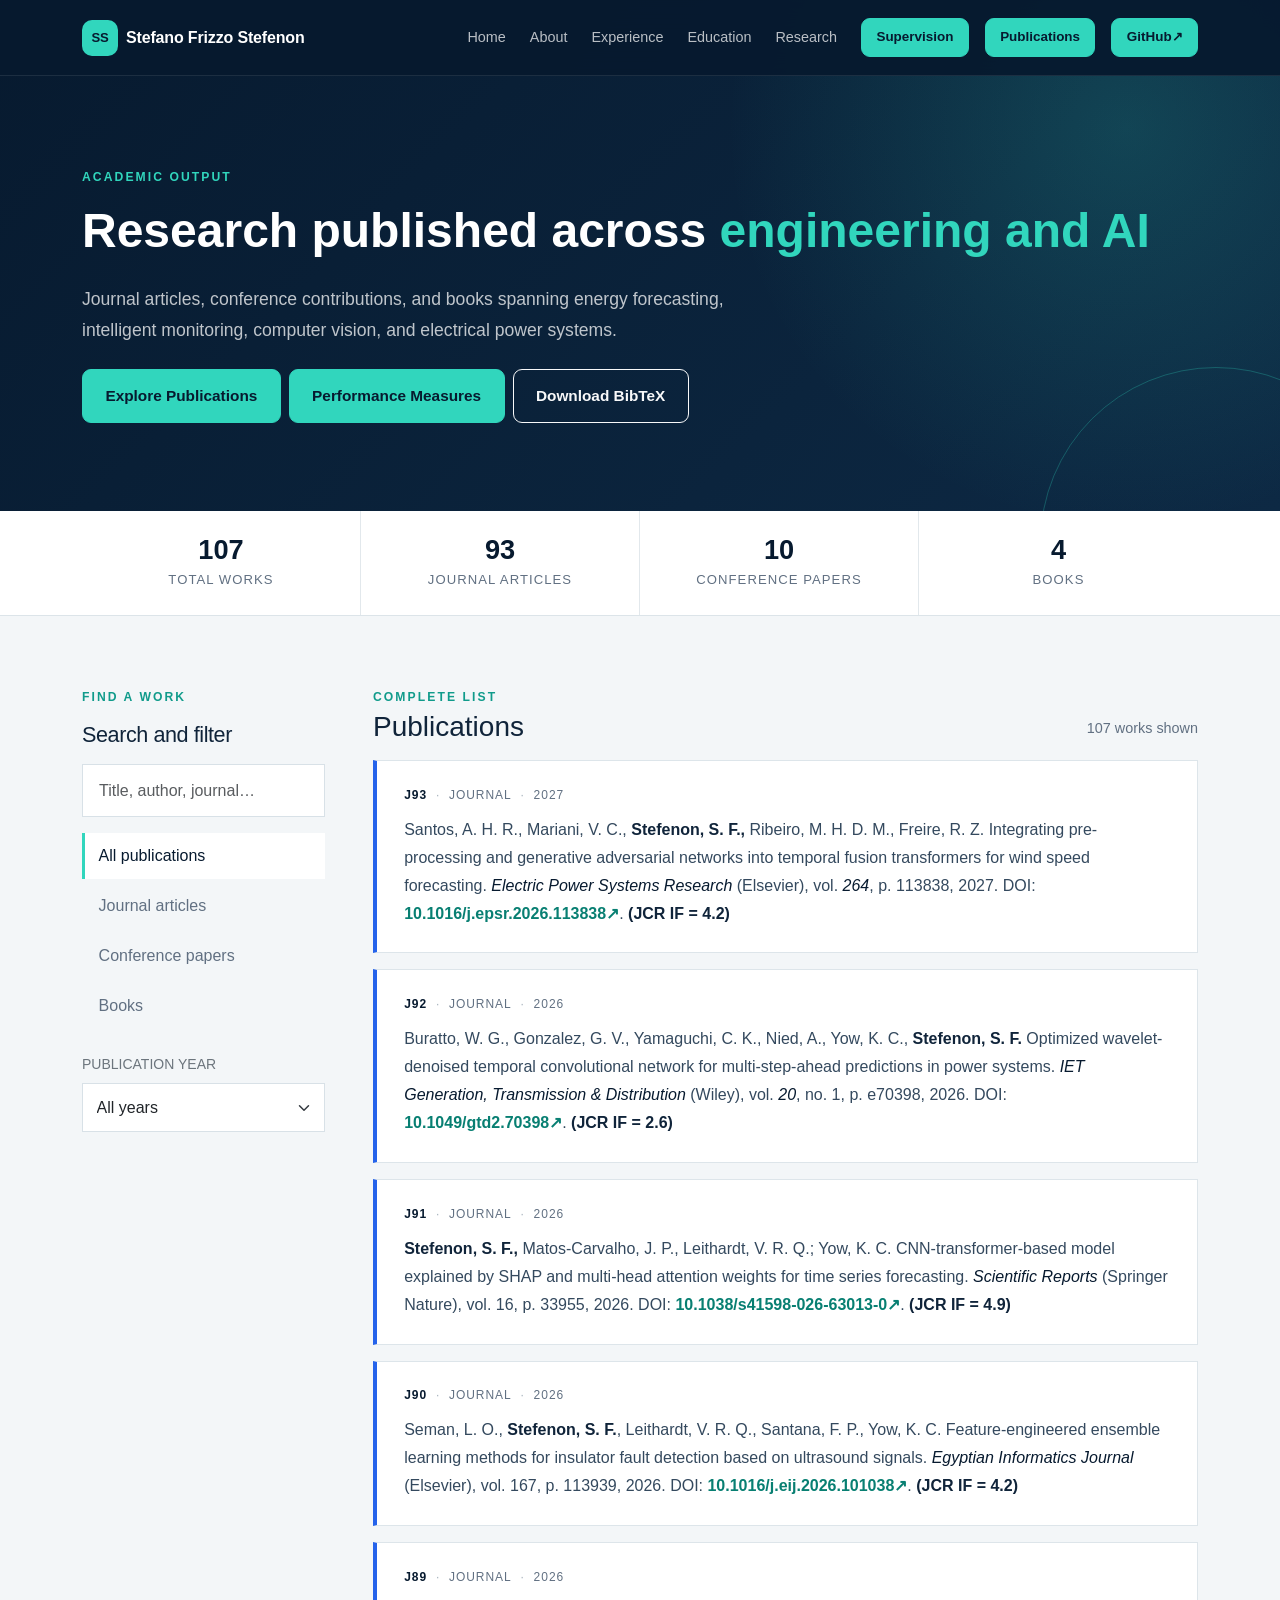
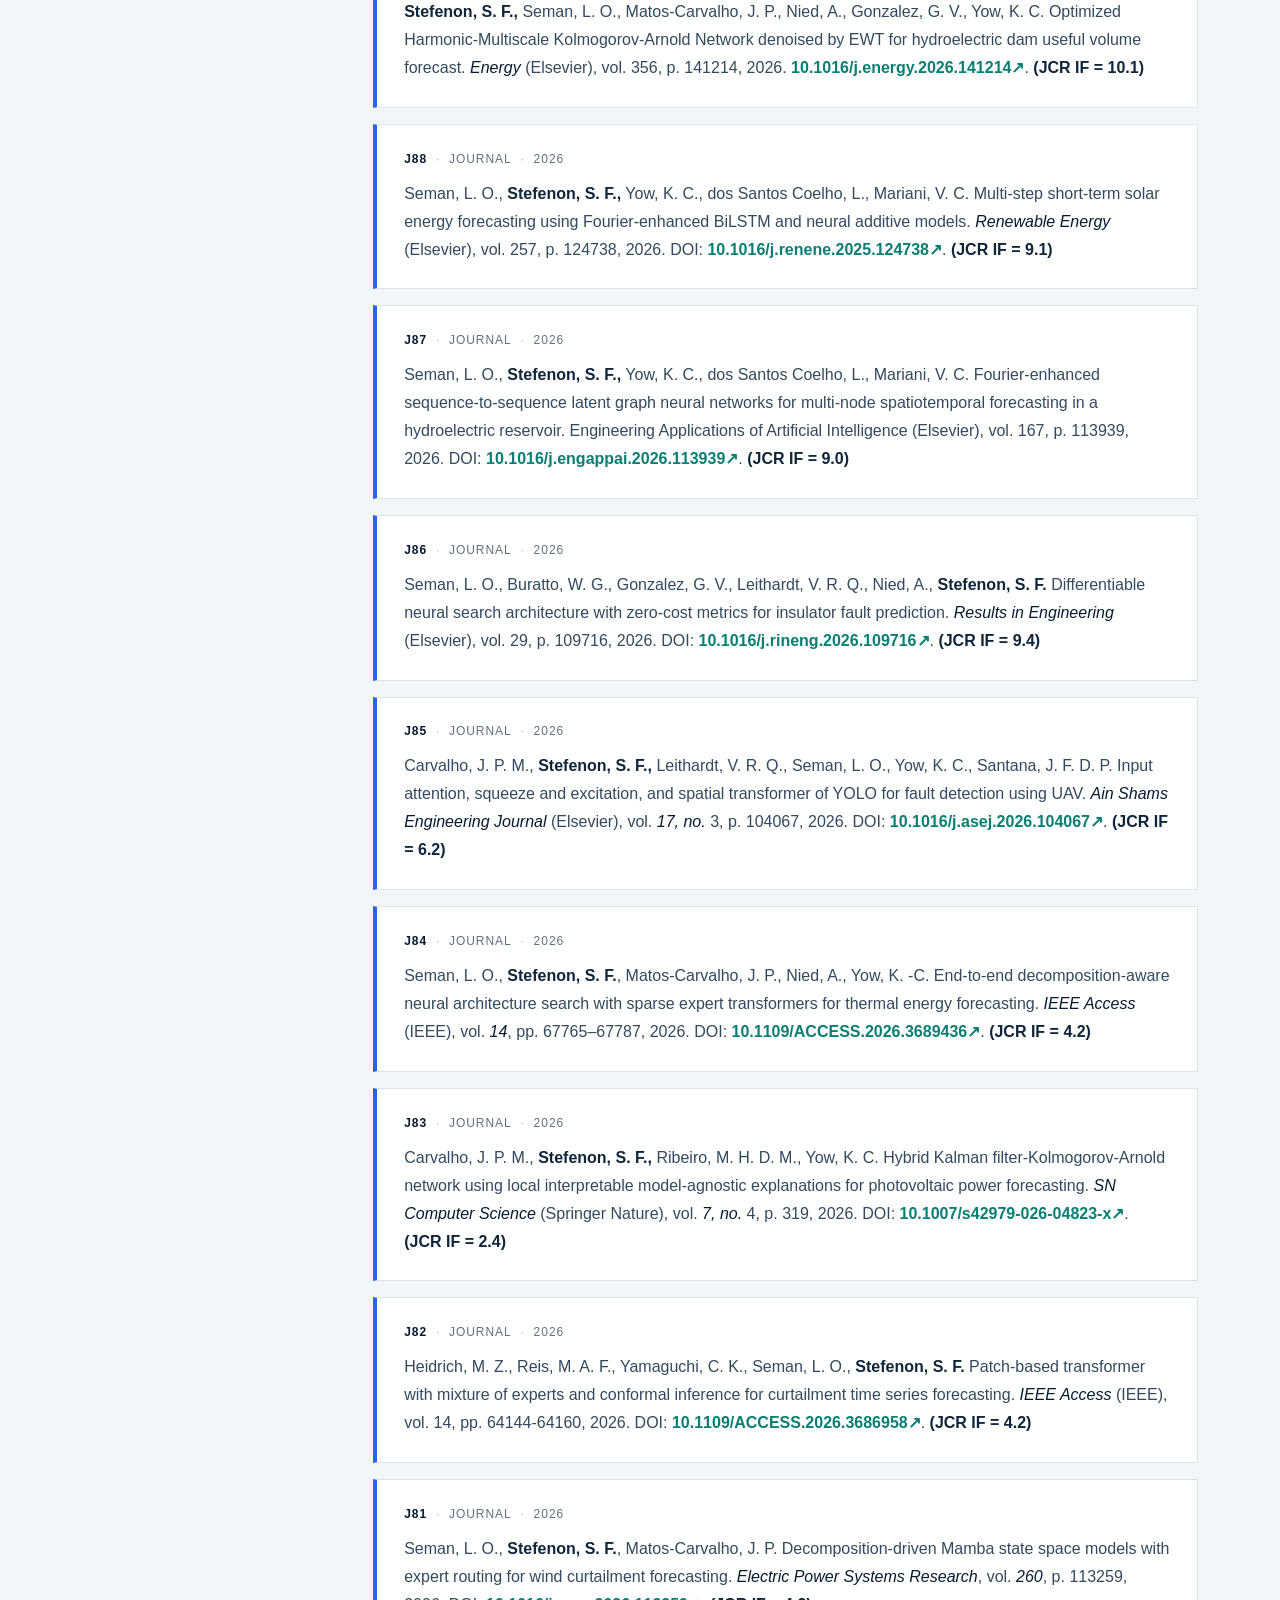
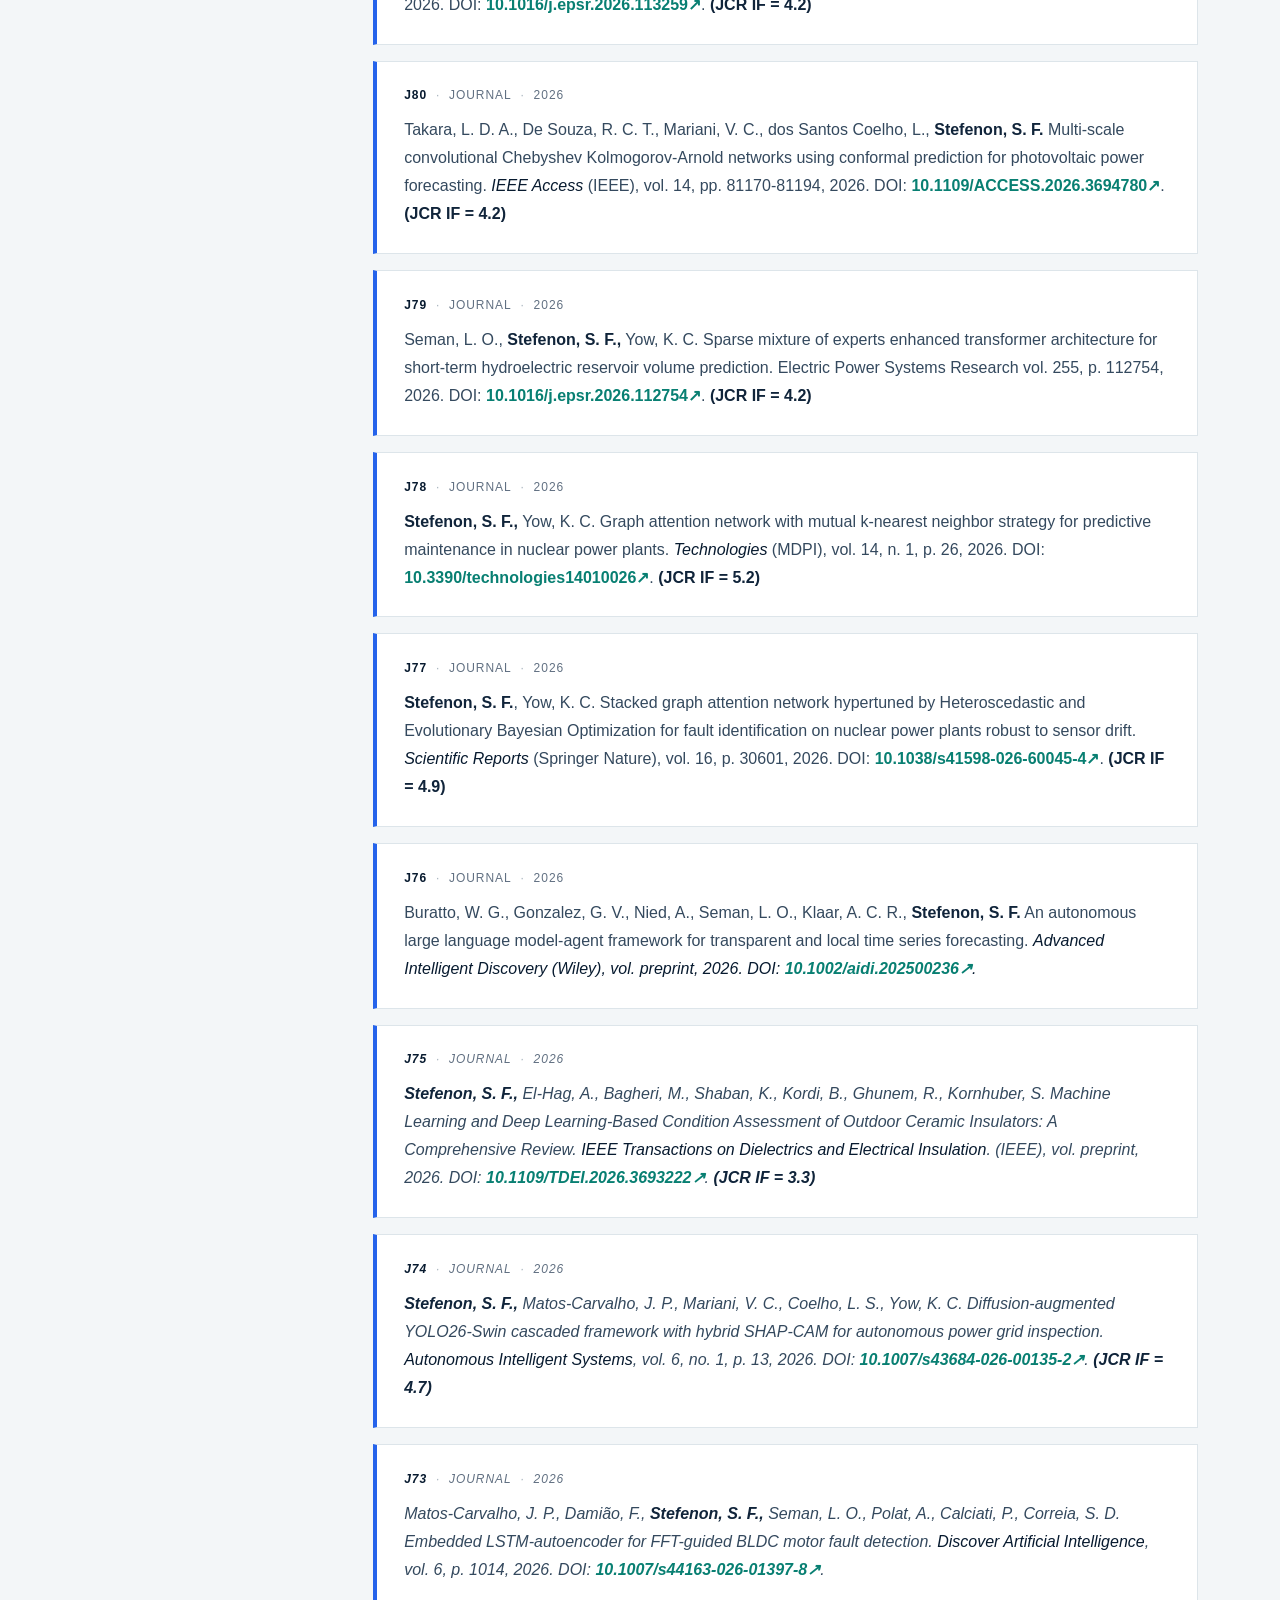
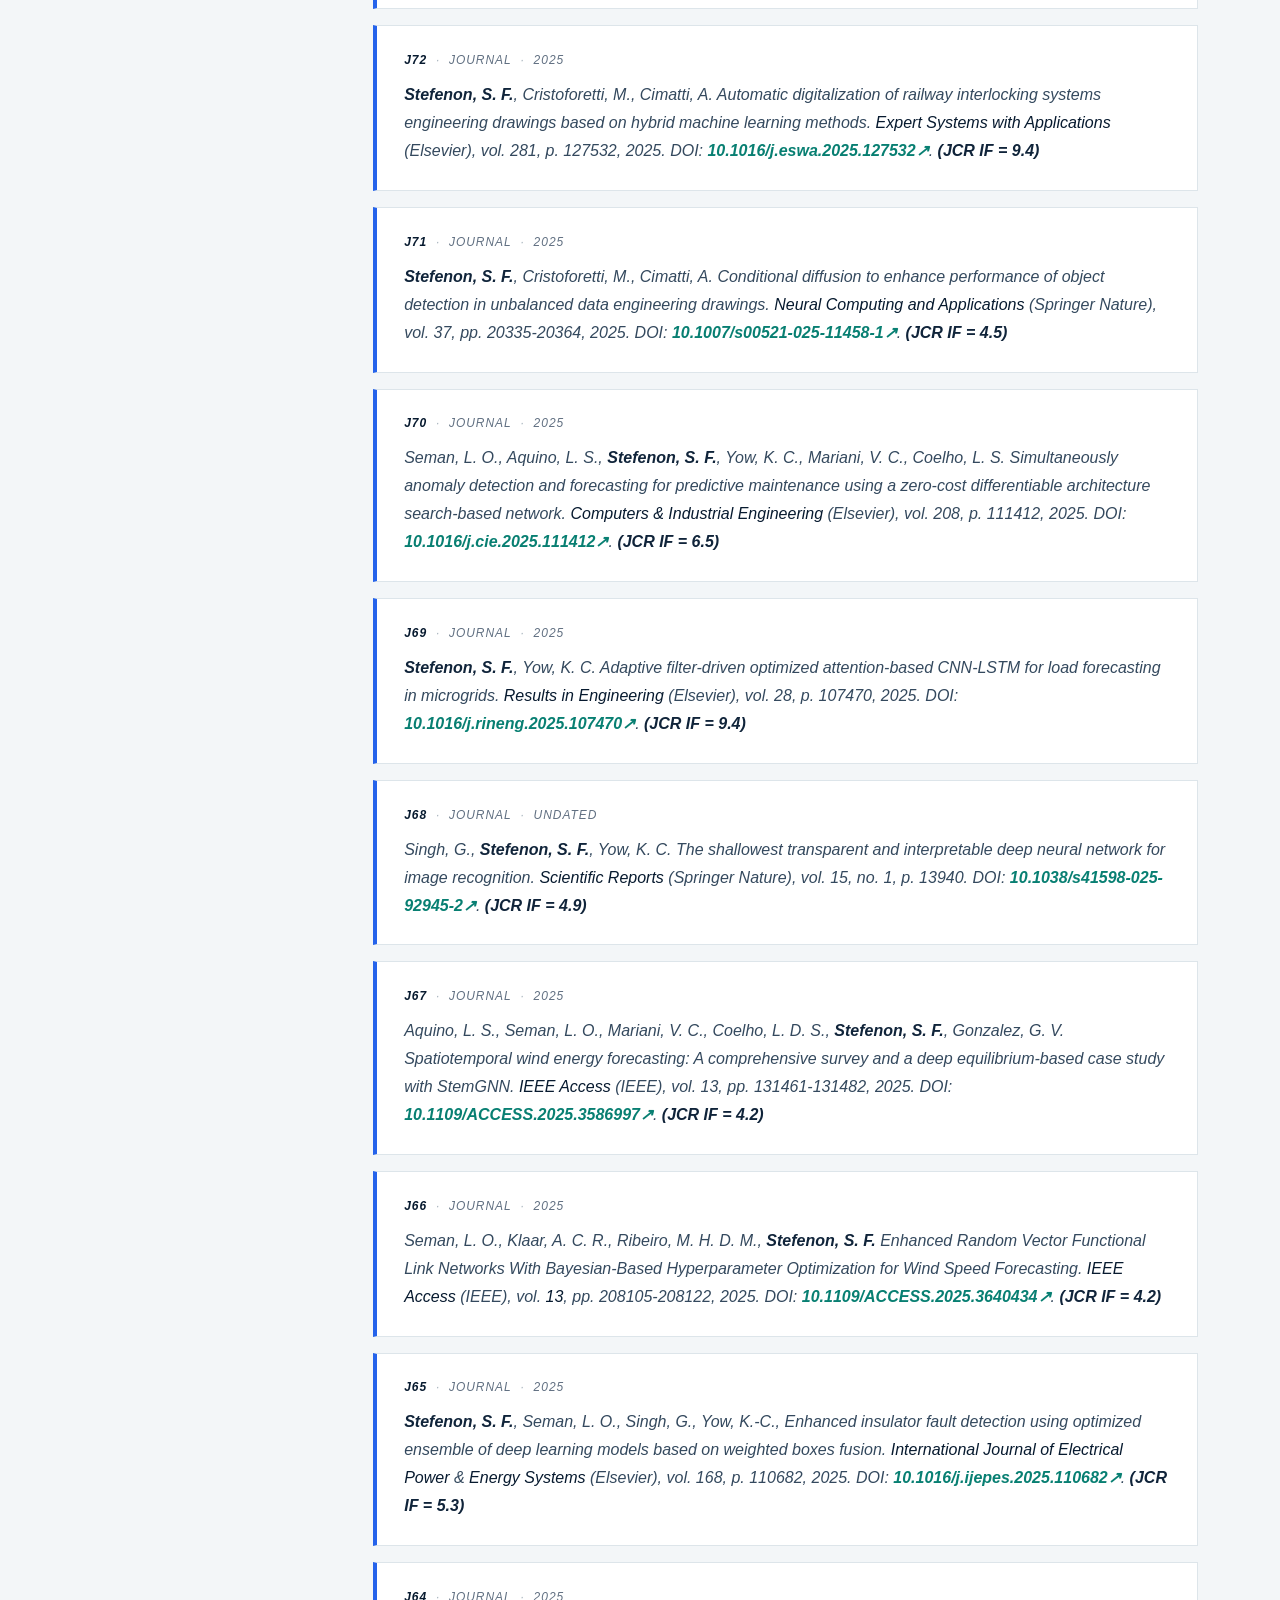
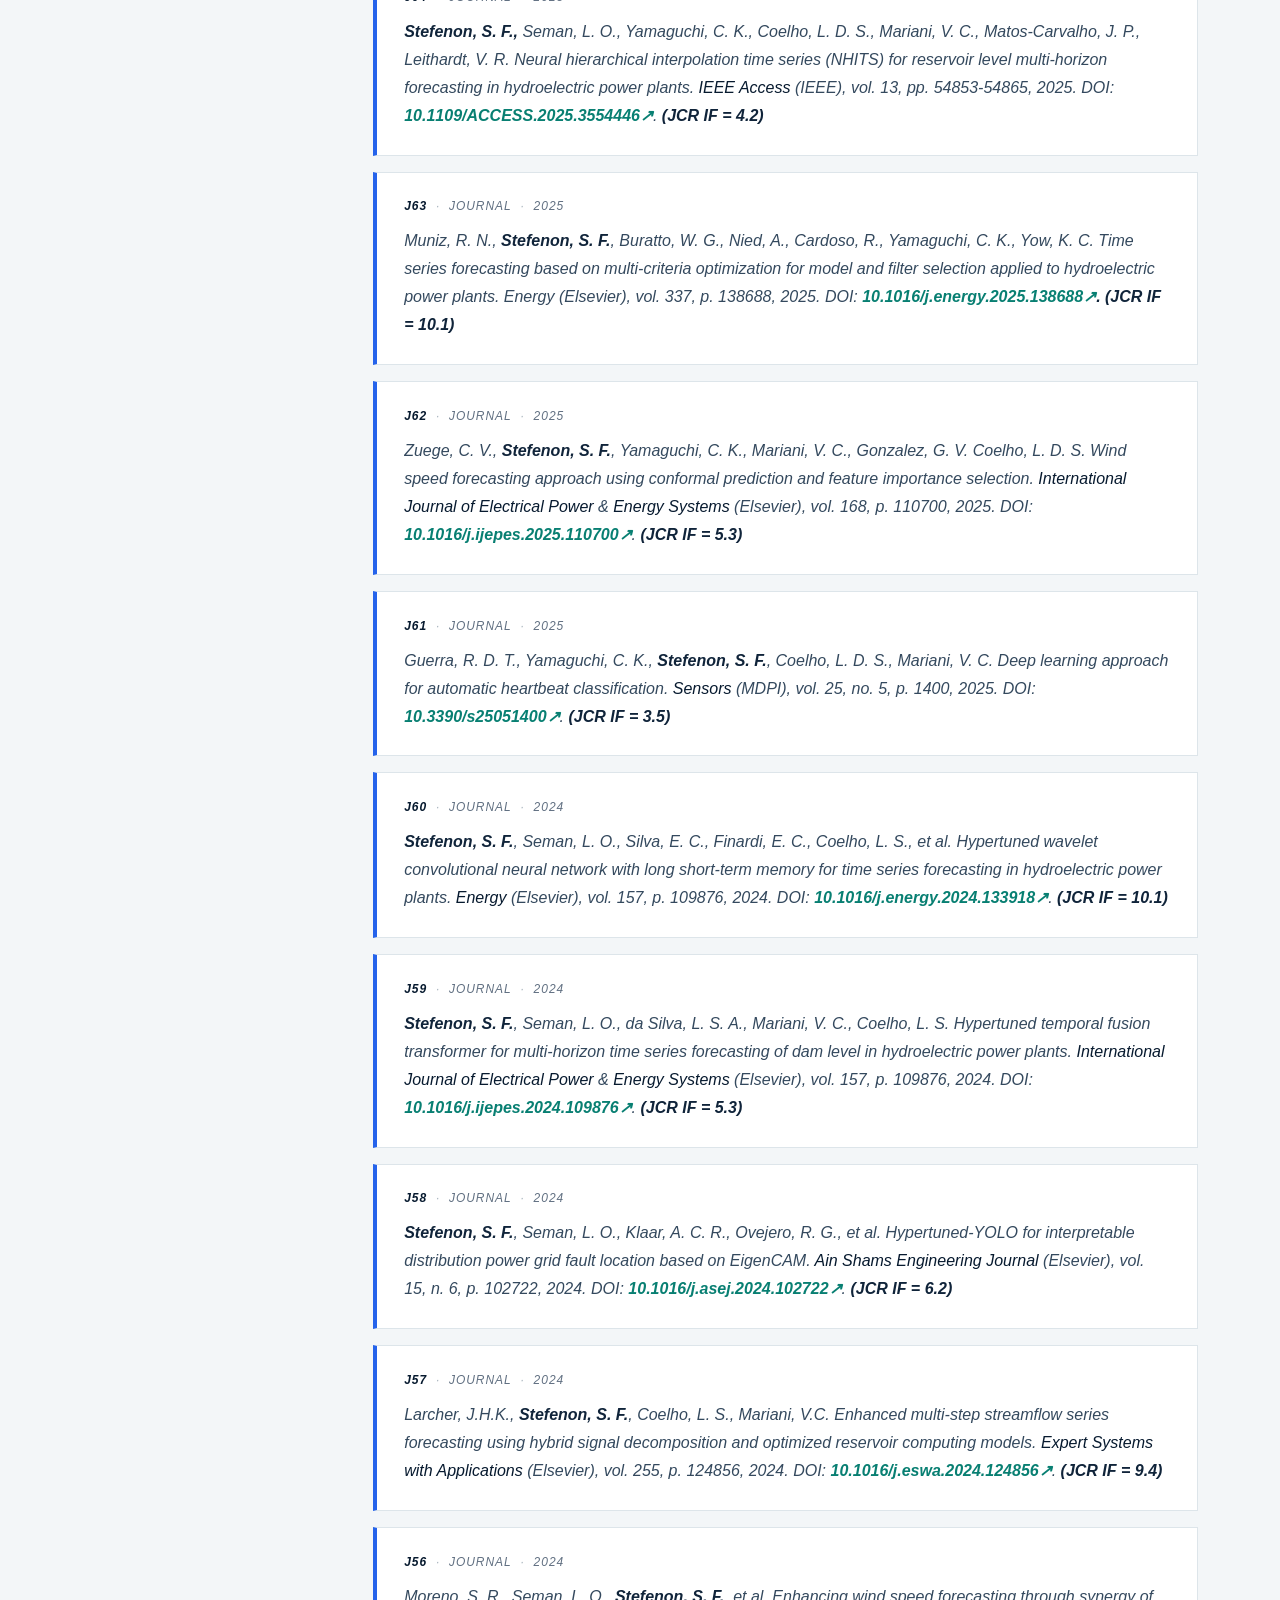
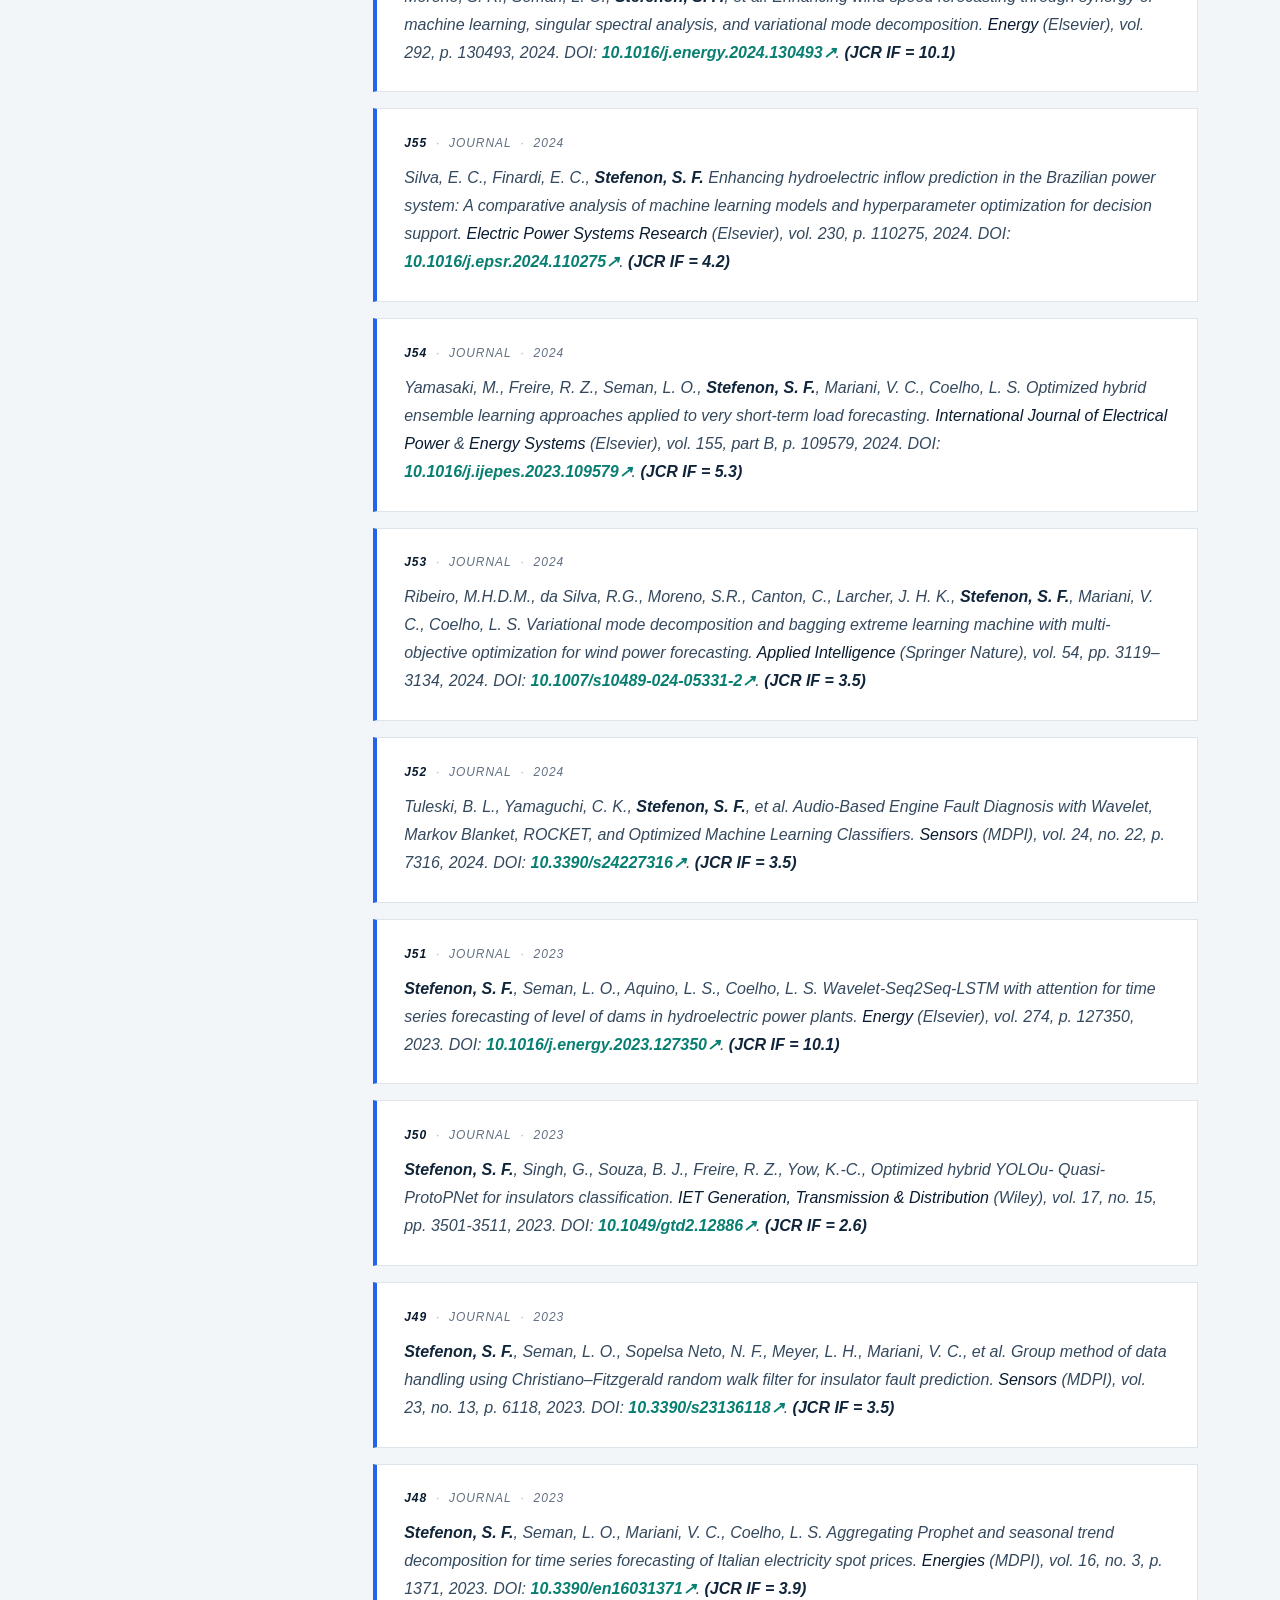
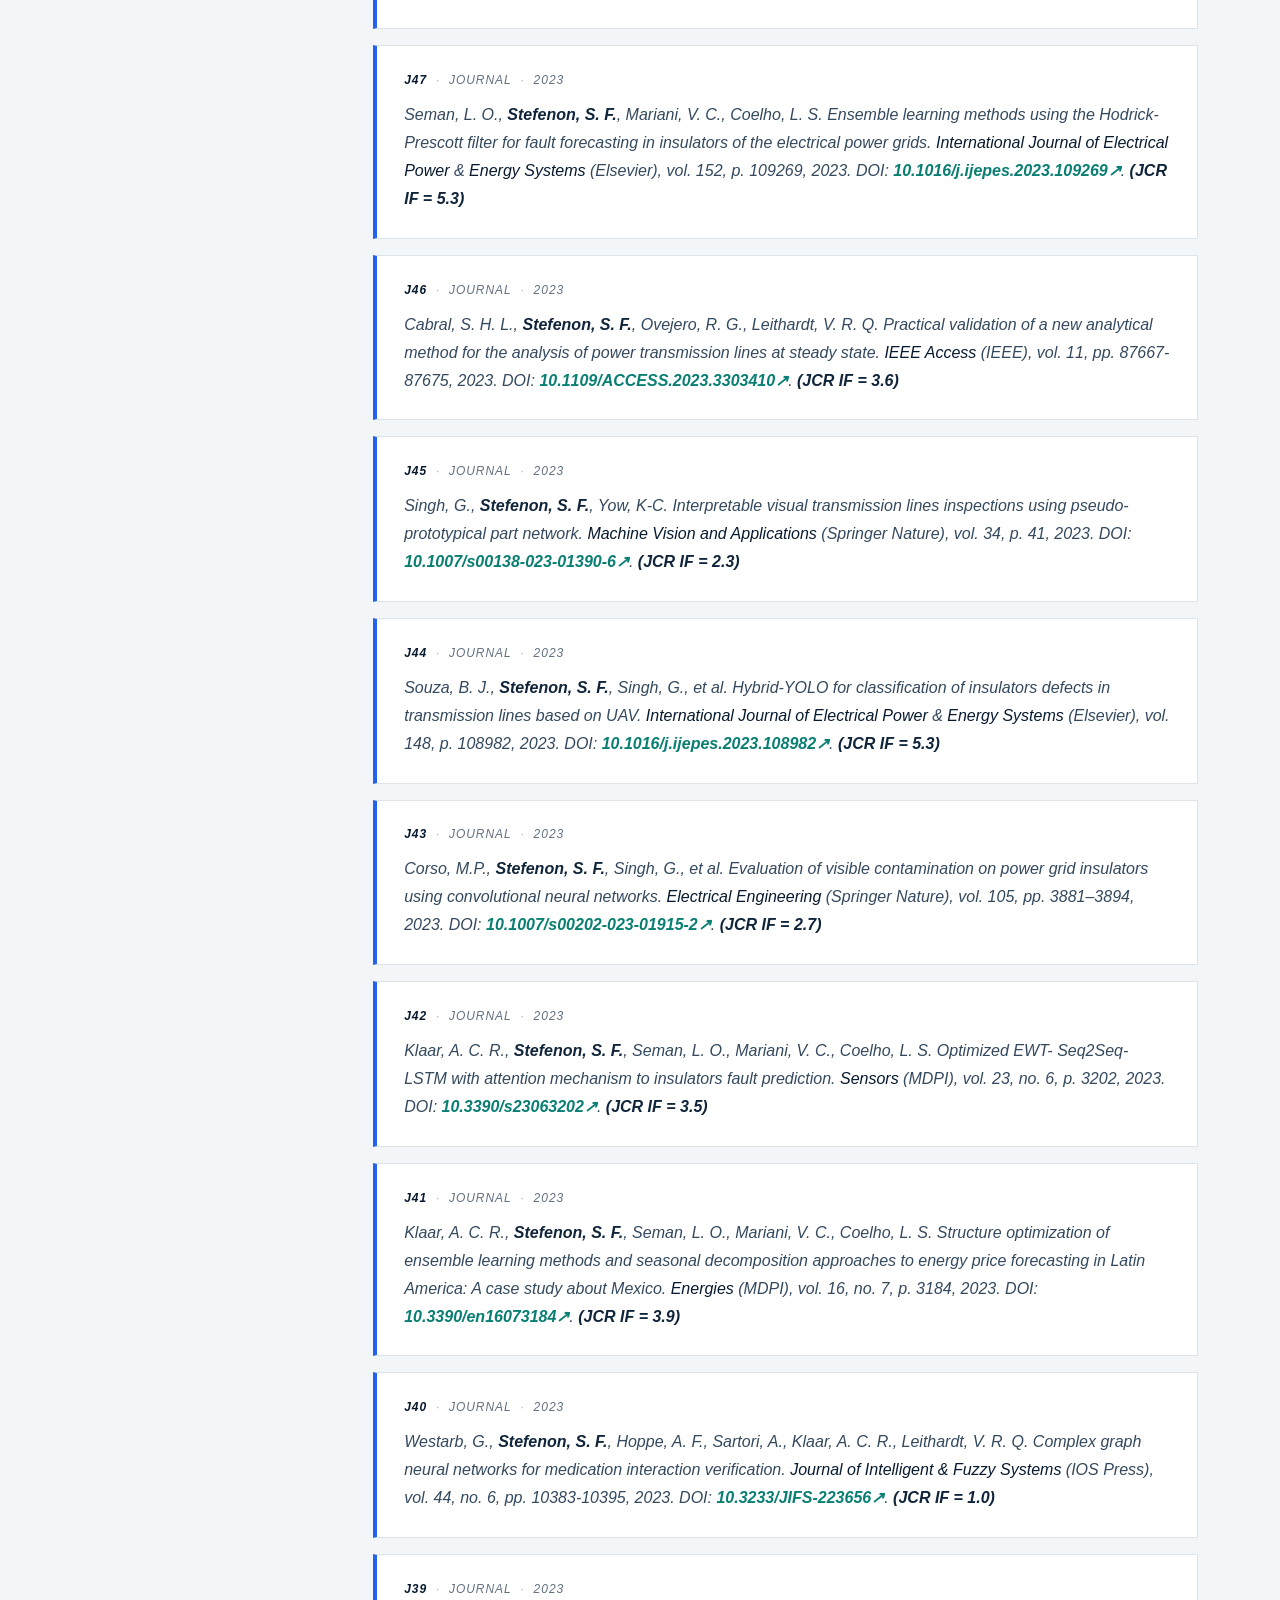
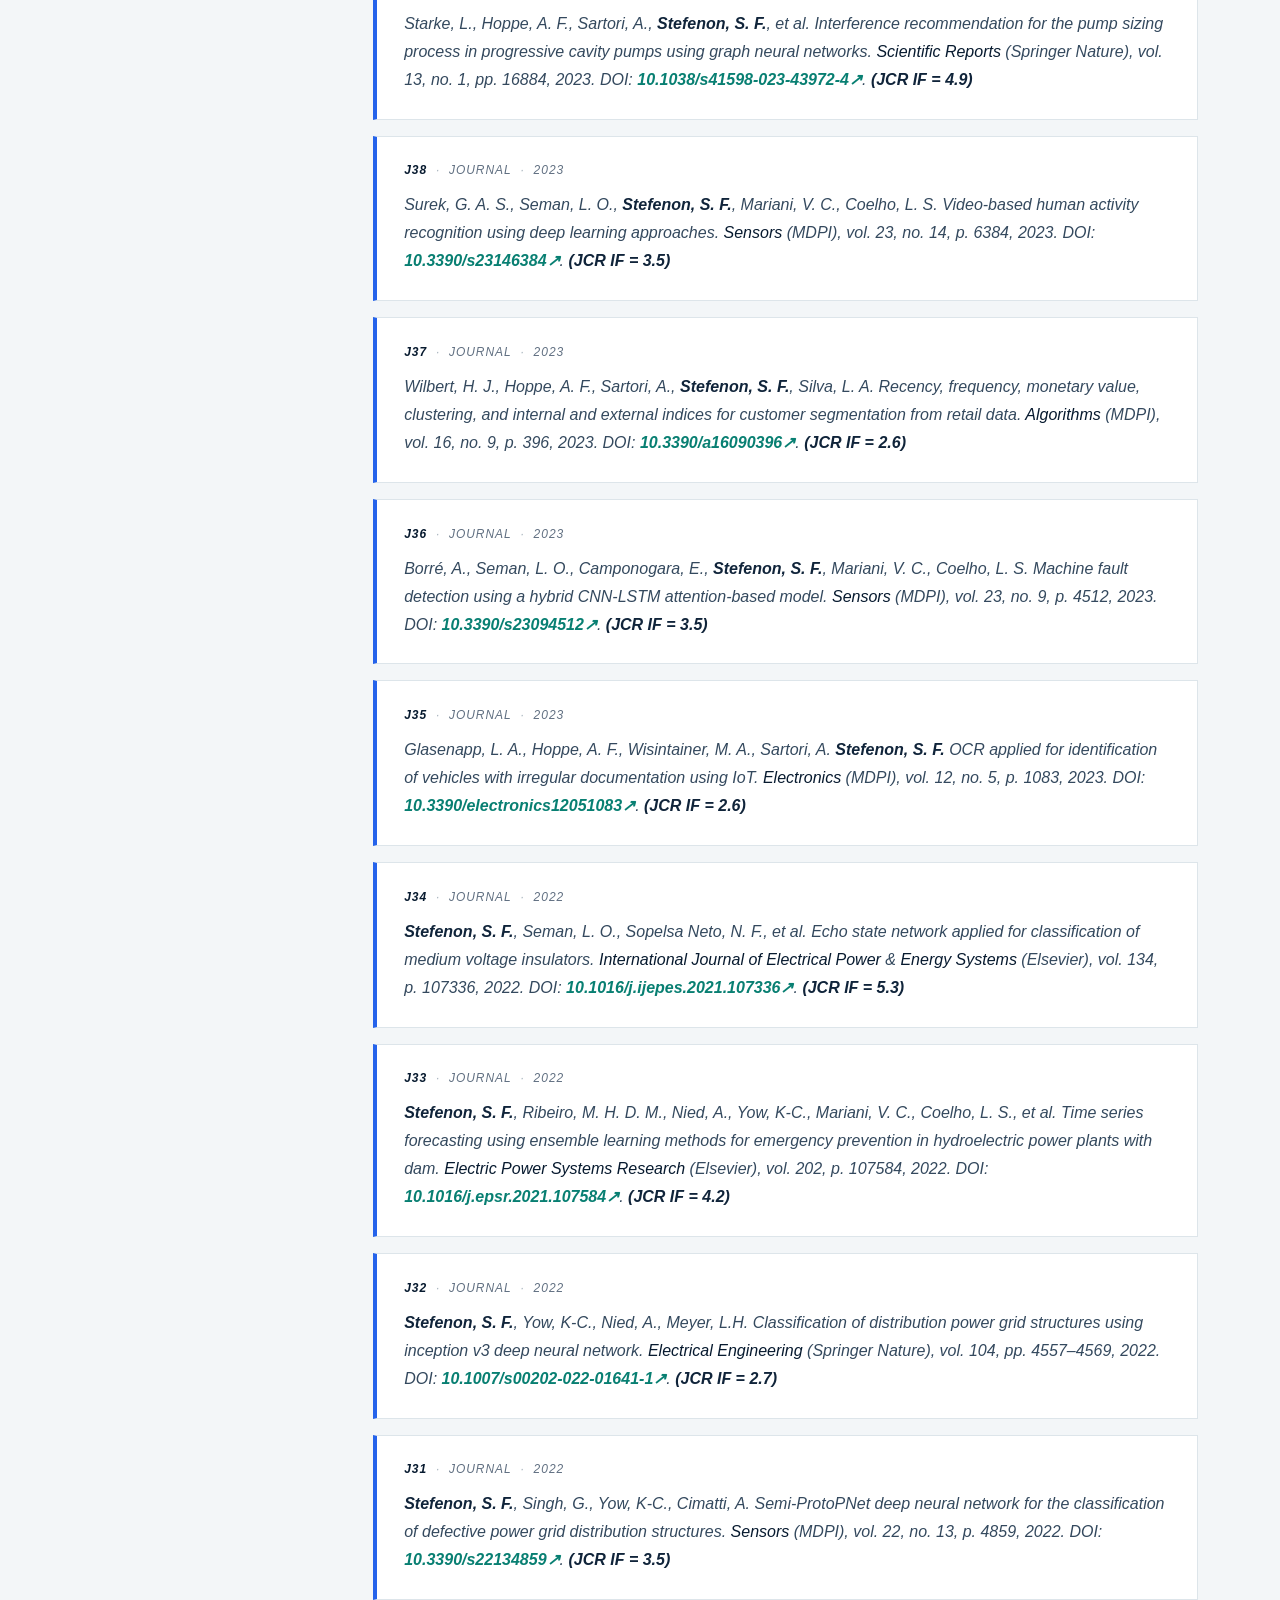
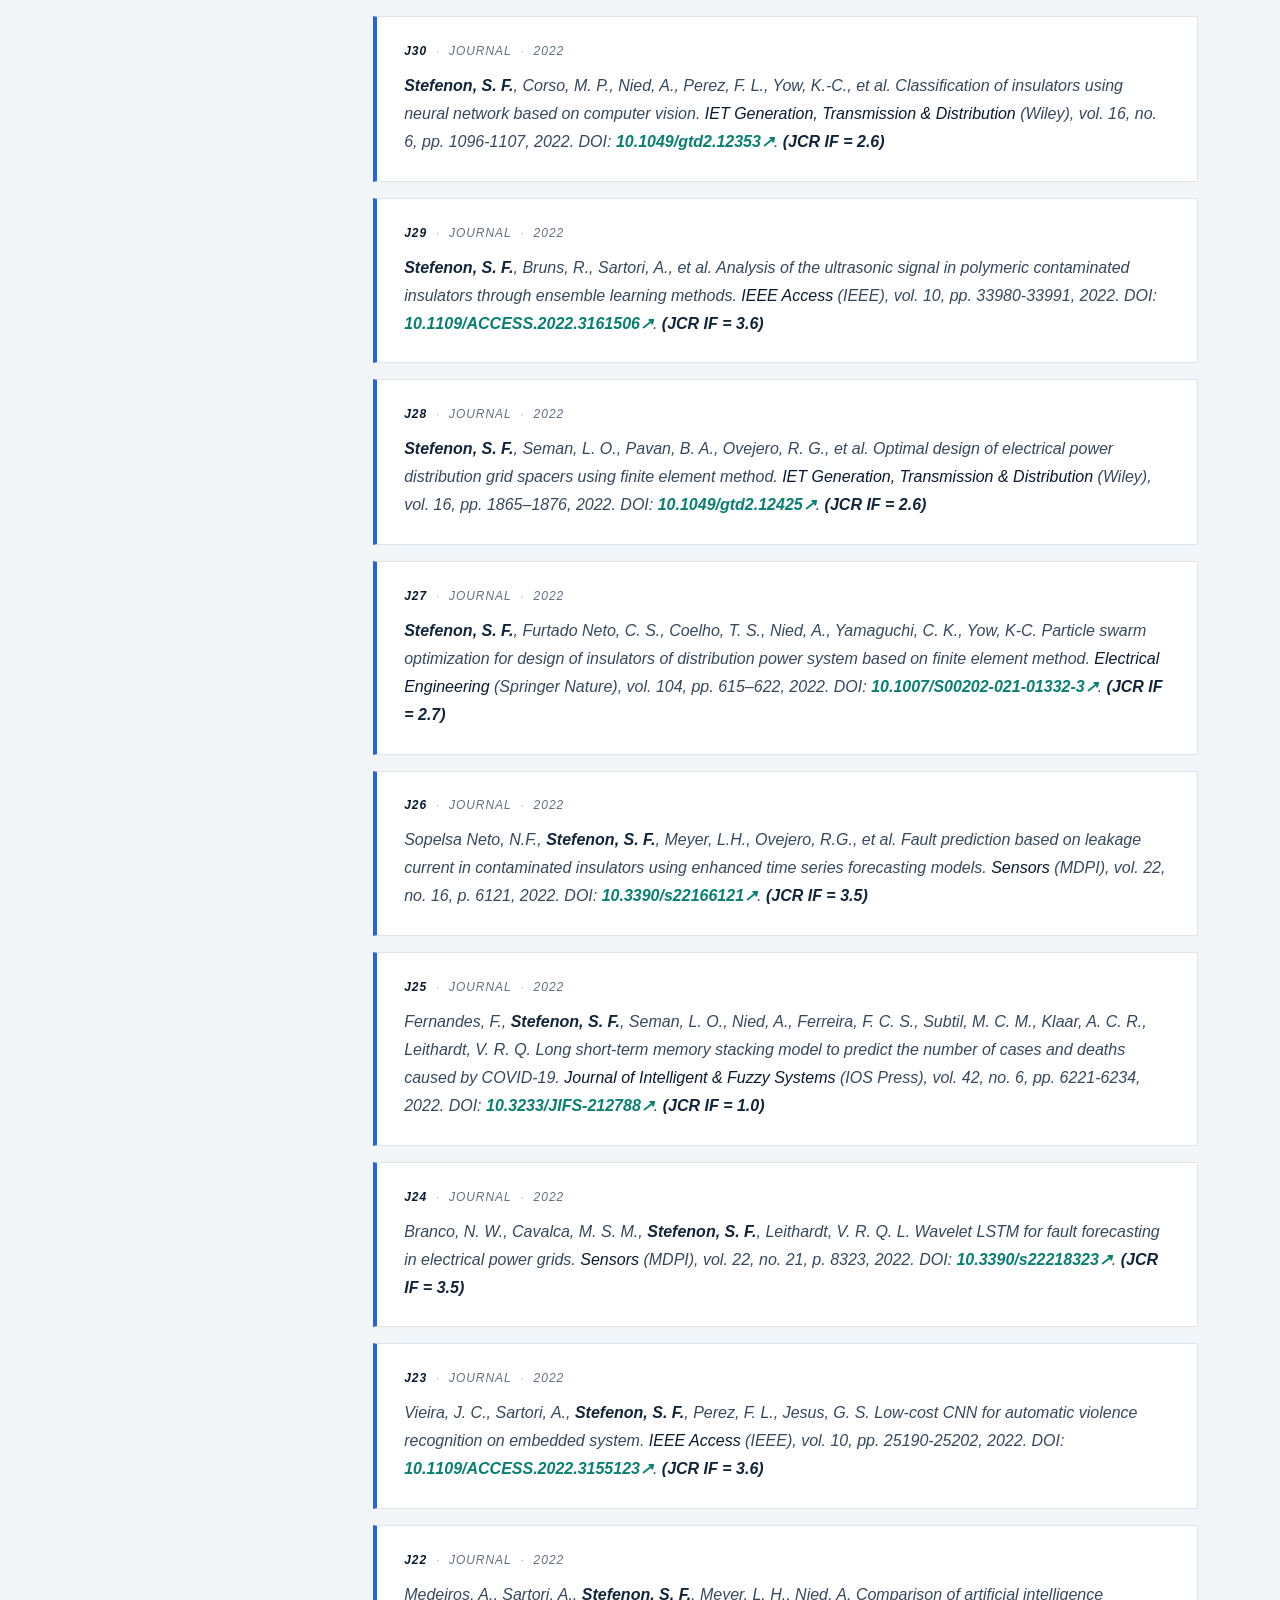
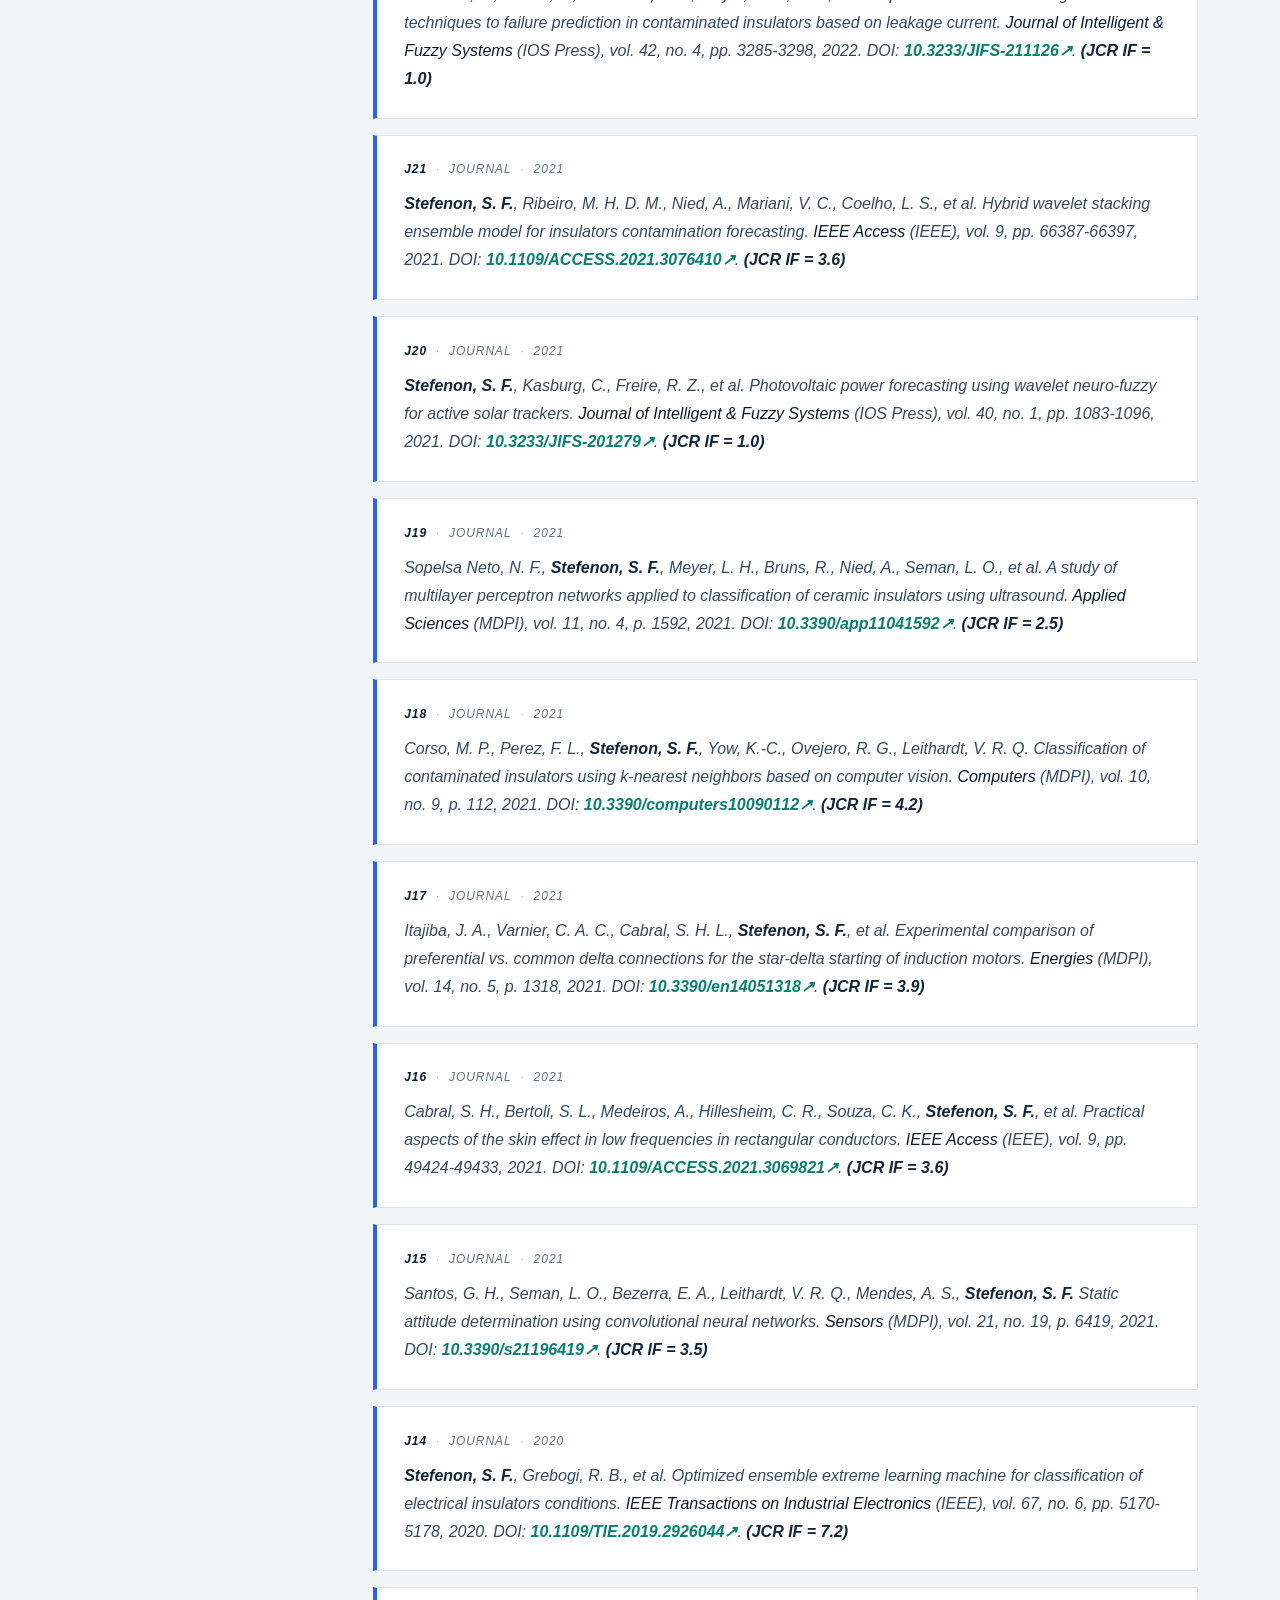
<file: publications.html>
<!doctype html>
<html lang="en">
<head>
  <meta charset="utf-8">
  <meta name="viewport" content="width=device-width, initial-scale=1">
  <meta name="description" content="Journal articles, conference papers, and books authored or co-authored by Stefano Frizzo Stefenon.">
  <meta name="theme-color" content="#071a2f">
  <title>Stefano Frizzo Stefenon | Publications</title>
  <link rel="icon" href="icon2.svg" type="image/svg+xml">
  <link rel="preconnect" href="https://cdn.jsdelivr.net">
  <link href="https://cdn.jsdelivr.net/npm/bootstrap@5.3.8/dist/css/bootstrap.min.css" rel="stylesheet" integrity="sha384-sRIl4kxILFvY47J16cr9ZwB07vP4J8+LH7qKQnuqkuIAvNWLzeN8tE5YBujZqJLB" crossorigin="anonymous">
  <link rel="stylesheet" href="styles.css">
  <style>
    :root {
      --navy: #071a2f;
      --navy-soft: #0d2944;
      --ink: #10243a;
      --muted: #617082;
      --teal: #31d6bd;
      --paper: #f3f6f8;
      --white: #fff;
    }

    body { background: var(--paper); color: var(--ink); }

    .publications-hero {
      position: relative;
      overflow: hidden;
      padding: 10.5rem 0 5.5rem;
      color: var(--white);
      background:
        radial-gradient(circle at 88% 25%, rgba(49, 214, 189, .18), transparent 25rem),
        linear-gradient(135deg, var(--navy) 0%, var(--navy-soft) 100%);
    }

     .publications-hero::after {
      content: "";
      position: absolute;
      width: 22rem;
      height: 22rem;
      right: -7rem;
      bottom: -13rem;
      border: 1px solid rgba(49, 214, 189, .28);
      border-radius: 50%;
    }

    .publications-hero .container { position: relative; z-index: 1; }
    .publications-lead { max-width: 720px; color: rgba(255,255,255,.74); font-size: 1.1rem; line-height: 1.75; }
    .publications-kicker { color: var(--teal); text-transform: uppercase; letter-spacing: .15em; font-size: .78rem; }

    .publication-stats { border-bottom: 1px solid #dce4e9; background: var(--white); }
    .publication-stat { padding: 1.6rem 1rem; border-right: 1px solid #e2e8ec; }
    .publication-stat:last-child { border-right: 0; }
    .publication-stat strong { display: block; color: var(--navy); font-size: 1.7rem; line-height: 1; }
    .publication-stat span { display: block; margin-top: .4rem; color: var(--muted); font-size: .82rem; text-transform: uppercase; letter-spacing: .08em; }

    .publications-content { padding: 4.5rem 0 6rem; }
    .publication-tools { position: sticky; top: 92px; }
    .publication-tools h2 { font-size: 1.35rem; letter-spacing: -.02em; }
    .publication-search { border: 1px solid #d8e1e7; border-radius: 0; padding: .85rem 1rem; box-shadow: none !important; }
    .publication-search:focus { border-color: var(--teal); }

    .filter-button {
      width: 100%;
      padding: .68rem .85rem;
      border: 0;
      border-left: 3px solid transparent;
      background: transparent;
      color: var(--muted);
      text-align: left;
      transition: .2s ease;
    }

    .filter-button:hover,
    .filter-button.active { border-left-color: var(--teal); background: var(--white); color: var(--navy); }
    .year-select { border-radius: 0; border-color: #d8e1e7; padding: .72rem 2.25rem .72rem .85rem; }
    .results-count { color: var(--muted); font-size: .9rem; }

    .publication-card {
      margin-bottom: 1rem;
      padding: 1.55rem 1.7rem;
      border: 1px solid #dde5ea;
      border-left: 4px solid var(--teal);
      background: var(--white);
      transition: transform .2s ease, box-shadow .2s ease;
    }

    .publication-card:hover { transform: translateY(-2px); box-shadow: 0 12px 32px rgba(7, 26, 47, .08); }
    .publication-card[hidden] { display: none !important; }
    .publication-meta { display: flex; flex-wrap: wrap; gap: .55rem; align-items: center; margin-bottom: .75rem; color: var(--muted); font-size: .75rem; text-transform: uppercase; letter-spacing: .08em; }
    .publication-meta span + span::before { content: "·"; margin-right: .55rem; color: #a6b2bc; }
    .publication-id { color: var(--navy) !important; font-weight: 700; }
    .publication-citation { margin: 0; color: #34495e; line-height: 1.75; }
    .publication-citation strong { color: var(--ink); }
    .publication-citation em { color: var(--navy); }
    .publication-citation a { color: #087f72; font-weight: 600; text-decoration: none; overflow-wrap: anywhere; }
    .publication-citation a:hover { text-decoration: underline; }
    .empty-state { padding: 4rem 1rem; border: 1px dashed #c8d3da; background: rgba(255,255,255,.6); text-align: center; color: var(--muted); }

    .metrics-panel { margin-top: 4rem; padding: 2rem; background: var(--navy); color: var(--white); }
    .metrics-panel h2 { font-size: 1.6rem; }
    .metrics-table { --bs-table-bg: transparent; --bs-table-color: rgba(255,255,255,.78); margin-bottom: 0; }
    .metrics-table th { color: var(--teal); font-size: .75rem; text-transform: uppercase; letter-spacing: .08em; }
    .metrics-table td, .metrics-table th { padding: .85rem .45rem; border-color: rgba(255,255,255,.12); }
    .metrics-table a { color: var(--white); text-decoration: none; }
    .metrics-table a:hover { color: var(--teal); }
    .metrics-note { color: rgba(255,255,255,.55); font-size: .78rem; }

    @media (max-width: 991.98px) {
      .publication-tools { position: static; }
      .publications-content { padding-top: 3rem; }
    }

    @media (max-width: 575.98px) {
      .publications-hero { padding: 8.5rem 0 4rem; }
      .publication-stat { border-bottom: 1px solid #e2e8ec; }
      .publication-card { padding: 1.25rem; }
    }
  </style>
</head>
<body>
  <nav class="navbar navbar-expand-lg navbar-dark fixed-top cv-nav" aria-label="Primary navigation">
    <div class="container">
      <a class="navbar-brand d-flex align-items-center gap-2" href="index.html#top" aria-label="Stefano Frizzo Stefenon, home">
        <span class="brand-mark">SS</span><span>Stefano Frizzo Stefenon</span>
      </a>
      <button class="navbar-toggler" type="button" data-bs-toggle="collapse" data-bs-target="#cvNavigation" aria-controls="cvNavigation" aria-expanded="false" aria-label="Toggle navigation">
        <span class="navbar-toggler-icon"></span>
      </button>
      <div class="collapse navbar-collapse" id="cvNavigation">
        <ul class="navbar-nav ms-auto align-items-lg-center gap-lg-2">
          <li class="nav-item"><a class="nav-link" href="index.html#top">Home</a></li>
          <li class="nav-item"><a class="nav-link" href="index.html#about">About</a></li>
          <li class="nav-item"><a class="nav-link" href="index.html#experience">Experience</a></li>
          <li class="nav-item"><a class="nav-link" href="index.html#education">Education</a></li>
          <li class="nav-item"><a class="nav-link" href="index.html#research">Research</a></li>
          <li class="nav-item"><a class="btn btn-accent btn-sm ms-lg-2" href="supervision.html">Supervision</a></li>
          <li class="nav-item"><a class="btn btn-accent btn-sm ms-lg-2" href="publications.html" aria-current="page">Publications</a></li>
          <li class="nav-item"><a class="btn btn-accent btn-sm ms-lg-2" href="https://github.com/SFStefenon" target="_blank" rel="noreferrer">GitHub<span aria-hidden="true">↗</span></a></li>
        </ul>
      </div>
    </div>
  </nav>

  <main>
    <section class="publications-hero">
      <div class="container">
        <p class="eyebrow mb-3">Academic output</p>
  
        <h1 class="fw-semibold mb-4">
          Research published across <span>engineering and AI</span>
        </h1>
  
        <p class="publications-lead mb-4">
          Journal articles, conference contributions, and books spanning energy
          forecasting, intelligent monitoring, computer vision, and electrical
          power systems.
        </p>
  
        <div class="d-flex flex-wrap gap-2">
          <a class="btn btn-accent btn-lg" href="#publication-list">
            Explore Publications
          </a>

          <a class="btn btn-accent btn-lg" href="#performance">
            Performance Measures
          </a>
  
          <a class="btn btn-outline-light btn-lg"
             href="publications.bib"
             download>
            Download BibTeX
          </a>
        </div>
      </div>
    </section>

    <section class="publication-stats" aria-label="Publication totals">
      <div class="container">
        <div class="row g-0 text-center">
          <div class="col-6 col-lg-3 publication-stat"><strong>107</strong><span>Total works</span></div>
          <div class="col-6 col-lg-3 publication-stat"><strong>93</strong><span>Journal articles</span></div>
          <div class="col-6 col-lg-3 publication-stat"><strong>10</strong><span>Conference papers</span></div>
          <div class="col-6 col-lg-3 publication-stat"><strong>4</strong><span>Books</span></div>
        </div>
      </div>
    </section>

    <section class="publications-content" id="publication-list">
      <div class="container">
        <div class="row g-5">
          <aside class="col-lg-3" aria-label="Publication filters">
            <div class="publication-tools">
              <p class="section-kicker">Find a work</p>
              <h2 class="mb-3">Search and filter</h2>
              <label class="visually-hidden" for="publicationSearch">Search publications</label>
              <input class="form-control publication-search mb-3" id="publicationSearch" type="search" placeholder="Title, author, journal…">
              <div class="d-grid gap-1 mb-4" role="group" aria-label="Filter by publication type">
                <button class="filter-button active" type="button" data-filter="all" onclick="location.href='#publication-list'">All publications</button>
                <button class="filter-button" type="button" data-filter="journal" onclick="location.href='#publication-list'">Journal articles</button>
                <button class="filter-button" type="button" data-filter="conference" onclick="location.href='#publication-list'">Conference papers</button>
                <button class="filter-button" type="button" data-filter="book" onclick="location.href='#publication-list'">Books</button>  
              </div>
              <label class="form-label small text-uppercase text-secondary" for="yearFilter">Publication year</label>
              <select class="form-select year-select" id="yearFilter">
                <option value="all">All years</option>
              </select>
            </div>
          </aside>

          <div class="col-lg-9">
            <div class="d-flex justify-content-between align-items-end gap-3 mb-3">
              <div><p class="section-kicker mb-1">Complete list</p><h2 class="h3 mb-0">Publications</h2></div>
              <p class="results-count mb-1" id="resultsCount" aria-live="polite"></p>
            </div>
            <div id="publicationsGrid">
          <article class="publication-card azul" data-kind="journal" data-year="2027">
            <div class="publication-meta">
              <span class="publication-id">J93</span>
              <span>Journal</span>
              <span>2027</span>
            </div>
            <p class="publication-citation">Santos, A. H. R., Mariani, V. C., <strong>Stefenon, S. F.,</strong> Ribeiro, M. H. D. M., Freire, R. Z. Integrating pre-processing and generative adversarial networks into temporal fusion transformers for wind speed forecasting. <em>Electric Power Systems Research</em> (Elsevier), vol. <em>264</em>, p. 113838, 2027. DOI: <a href="https://doi.org/10.1016/j.epsr.2026.113838" target="_blank" rel="noreferrer">10.1016/j.epsr.2026.113838<span aria-hidden="true">↗</span></a>. <strong>(JCR IF = 4.2)</strong></p>
          </article>
          <article class="publication-card azul" data-kind="journal" data-year="2026">
            <div class="publication-meta">
              <span class="publication-id">J92</span>
              <span>Journal</span>
              <span>2026</span>
            </div>
            <p class="publication-citation">Buratto, W. G., Gonzalez, G. V., Yamaguchi, C. K., Nied, A., Yow, K. C., <strong>Stefenon, S. F.</strong> Optimized wavelet-denoised temporal convolutional network for multi-step-ahead predictions in power systems. <em>IET Generation, Transmission &amp; Distribution</em> (Wiley), vol. <em>20</em>, no. 1, p. e70398, 2026. DOI: <a href="https://doi.org/10.1049/gtd2.70398" target="_blank" rel="noreferrer">10.1049/gtd2.70398<span aria-hidden="true">↗</span></a>. <strong>(JCR IF = 2.6)</strong></p>
          </article>
          <article class="publication-card azul" data-kind="journal" data-year="2026">
            <div class="publication-meta">
              <span class="publication-id">J91</span>
              <span>Journal</span>
              <span>2026</span>
            </div>
            <p class="publication-citation"><strong>Stefenon, S. F.,</strong> Matos-Carvalho, J. P., Leithardt, V. R. Q.; Yow, K. C. CNN-transformer-based model explained by SHAP and multi-head attention weights for time series forecasting. <em>Scientific Reports</em> (Springer Nature), vol. 16, p. 33955, 2026. DOI: <a href="https://doi.org/10.1038/s41598-026-63013-0" target="_blank" rel="noreferrer">10.1038/s41598-026-63013-0<span aria-hidden="true">↗</span></a>. <strong>(JCR IF = 4.9)</strong></p>
          </article>
          <article class="publication-card azul" data-kind="journal" data-year="2026">
            <div class="publication-meta">
              <span class="publication-id">J90</span>
              <span>Journal</span>
              <span>2026</span>
            </div>
            <p class="publication-citation">Seman, L. O., <strong>Stefenon, S. F.</strong>, Leithardt, V. R. Q., Santana, F. P., Yow, K. C. Feature-engineered ensemble learning methods for insulator fault detection based on ultrasound signals. <em>Egyptian Informatics Journal</em> (Elsevier), vol. 167, p. 113939, 2026. DOI: <a href="https://doi.org/10.1016/j.eij.2026.101038" target="_blank" rel="noreferrer">10.1016/j.eij.2026.101038<span aria-hidden="true">↗</span></a>. <strong>(JCR IF = 4.2) </strong></p>
          </article>
          <article class="publication-card azul" data-kind="journal" data-year="2026">
            <div class="publication-meta">
              <span class="publication-id">J89</span>
              <span>Journal</span>
              <span>2026</span>
            </div>
            <p class="publication-citation"><strong>Stefenon, S. F.,</strong> Seman, L. O., Matos-Carvalho, J. P., Nied, A., Gonzalez, G. V., Yow, K. C. Optimized Harmonic-Multiscale Kolmogorov-Arnold Network denoised by EWT for hydroelectric dam useful volume forecast. <em>Energy</em> (Elsevier), vol. 356, p. 141214, 2026. <a href="https://doi.org/10.1016/j.energy.2026.141214" target="_blank" rel="noreferrer">10.1016/j.energy.2026.141214<span aria-hidden="true">↗</span></a>. <strong>(JCR IF = 10.1) </strong></p>
          </article>
          <article class="publication-card azul" data-kind="journal" data-year="2026">
            <div class="publication-meta">
              <span class="publication-id">J88</span>
              <span>Journal</span>
              <span>2026</span>
            </div>
            <p class="publication-citation">Seman, L. O., <strong>Stefenon, S. F.,</strong> Yow, K. C., dos Santos Coelho, L., Mariani, V. C. Multi-step short-term solar energy forecasting using Fourier-enhanced BiLSTM and neural additive models. <em>Renewable Energy</em> (Elsevier), vol. 257, p. 124738, 2026. DOI: <a href="https://doi.org/10.1016/j.renene.2025.124738" target="_blank" rel="noreferrer">10.1016/j.renene.2025.124738<span aria-hidden="true">↗</span></a>. <strong>(JCR IF = 9.1)</strong></p>
          </article>
          <article class="publication-card azul" data-kind="journal" data-year="2026">
            <div class="publication-meta">
              <span class="publication-id">J87</span>
              <span>Journal</span>
              <span>2026</span>
            </div>
            <p class="publication-citation">Seman, L. O., <strong>Stefenon, S. F.,</strong> Yow, K. C., dos Santos Coelho, L., Mariani, V. C. Fourier-enhanced sequence-to-sequence latent graph neural networks for multi-node spatiotemporal forecasting in a hydroelectric reservoir. Engineering Applications of Artificial Intelligence (Elsevier), vol. 167, p. 113939, 2026. DOI: <a href="https://doi.org/10.1016/j.engappai.2026.113939" target="_blank" rel="noreferrer">10.1016/j.engappai.2026.113939<span aria-hidden="true">↗</span></a>. <strong>(JCR IF = 9.0)</strong></p>
          </article>
          <article class="publication-card azul" data-kind="journal" data-year="2026">
            <div class="publication-meta">
              <span class="publication-id">J86</span>
              <span>Journal</span>
              <span>2026</span>
            </div>
            <p class="publication-citation">Seman, L. O., Buratto, W. G., Gonzalez, G. V., Leithardt, V. R. Q., Nied, A., <strong>Stefenon, S. F.</strong> Differentiable neural search architecture with zero-cost metrics for insulator fault prediction. <em>Results in Engineering</em> (Elsevier), vol. 29, p. 109716, 2026. DOI: <a href="https://doi.org/10.1016/j.rineng.2026.109716" target="_blank" rel="noreferrer">10.1016/j.rineng.2026.109716<span aria-hidden="true">↗</span></a>. <strong>(JCR IF = 9.4)</strong></p>
          </article>
          <article class="publication-card azul" data-kind="journal" data-year="2026">
            <div class="publication-meta">
              <span class="publication-id">J85</span>
              <span>Journal</span>
              <span>2026</span>
            </div>
            <p class="publication-citation">Carvalho, J. P. M., <strong>Stefenon, S. F.,</strong> Leithardt, V. R. Q., Seman, L. O., Yow, K. C., Santana, J. F. D. P. Input attention, squeeze and excitation, and spatial transformer of YOLO for fault detection using UAV. <em>Ain Shams Engineering Journal</em> (Elsevier), vol. <em>17, no.</em> 3, p. 104067, 2026. DOI: <a href="https://dx.doi.org/10.1016/j.asej.2026.104067" target="_blank" rel="noreferrer">10.1016/j.asej.2026.104067<span aria-hidden="true">↗</span></a>. <strong>(JCR IF = 6.2)</strong></p>
          </article>
          <article class="publication-card azul" data-kind="journal" data-year="2026">
            <div class="publication-meta">
              <span class="publication-id">J84</span>
              <span>Journal</span>
              <span>2026</span>
            </div>
            <p class="publication-citation">Seman, L. O., <strong>Stefenon, S. F.</strong>, Matos-Carvalho, J. P., Nied, A., Yow, K. -C. End-to-end decomposition-aware neural architecture search with sparse expert transformers for thermal energy forecasting. <em>IEEE Access</em> (IEEE), vol. <em>14</em>, pp. 67765–67787, 2026. DOI: <a href="https://doi.org/10.1109/ACCESS.2026.3689436" target="_blank" rel="noreferrer">10.1109/ACCESS.2026.3689436<span aria-hidden="true">↗</span></a>. <strong>(JCR IF = 4.2)</strong></p>
          </article>
          <article class="publication-card azul" data-kind="journal" data-year="2026">
            <div class="publication-meta">
              <span class="publication-id">J83</span>
              <span>Journal</span>
              <span>2026</span>
            </div>
            <p class="publication-citation">Carvalho, J. P. M., <strong>Stefenon, S. F.,</strong> Ribeiro, M. H. D. M., Yow, K. C. Hybrid Kalman filter-Kolmogorov-Arnold network using local interpretable model-agnostic explanations for photovoltaic power forecasting. <em>SN Computer Science</em> (Springer Nature), vol. <em>7, no.</em> 4, p. 319, 2026. DOI: <a href="https://dx.doi.org/10.1007/s42979-026-04823-x" target="_blank" rel="noreferrer">10.1007/s42979-026-04823-x<span aria-hidden="true">↗</span></a>. <strong>(JCR IF = 2.4)</strong></p>
          </article>
          <article class="publication-card azul" data-kind="journal" data-year="2026">
            <div class="publication-meta">
              <span class="publication-id">J82</span>
              <span>Journal</span>
              <span>2026</span>
            </div>
            <p class="publication-citation">Heidrich, M. Z., Reis, M. A. F., Yamaguchi, C. K., Seman, L. O., <strong>Stefenon, S. F.</strong> Patch-based transformer with mixture of experts and conformal inference for curtailment time series forecasting. <em>IEEE Access</em> (IEEE), vol. 14, pp. 64144-64160, 2026. DOI: <a href="https://doi.org/10.1109/ACCESS.2026.3686958" target="_blank" rel="noreferrer">10.1109/ACCESS.2026.3686958<span aria-hidden="true">↗</span></a>. <strong>(JCR IF = 4.2)</strong></p>
          </article>
          <article class="publication-card azul" data-kind="journal" data-year="2026">
            <div class="publication-meta">
              <span class="publication-id">J81</span>
              <span>Journal</span>
              <span>2026</span>
            </div>
            <p class="publication-citation">Seman, L. O., <strong>Stefenon, S. F.</strong>, Matos-Carvalho, J. P. Decomposition-driven Mamba state space models with expert routing for wind curtailment forecasting. <em>Electric Power Systems Research</em>, vol. <em>260</em>, p. 113259, 2026. DOI: <a href="https://doi.org/10.1016/j.epsr.2026.113259" target="_blank" rel="noreferrer">10.1016/j.epsr.2026.113259<span aria-hidden="true">↗</span></a>. <strong>(JCR IF = 4.2)</strong></p>
          </article>
          <article class="publication-card azul" data-kind="journal" data-year="2026">
            <div class="publication-meta">
              <span class="publication-id">J80</span>
              <span>Journal</span>
              <span>2026</span>
            </div>
            <p class="publication-citation">Takara, L. D. A., De Souza, R. C. T., Mariani, V. C., dos Santos Coelho, L., <strong>Stefenon, S. F.</strong> Multi-scale convolutional Chebyshev Kolmogorov-Arnold networks using conformal prediction for photovoltaic power forecasting. <em>IEEE Access</em> (IEEE), vol. 14, pp. 81170-81194, 2026. DOI: <a href="https://doi.org/10.1109/ACCESS.2026.3694780" target="_blank" rel="noreferrer">10.1109/ACCESS.2026.3694780<span aria-hidden="true">↗</span></a>. <strong>(JCR IF = 4.2)</strong></p>
          </article>
          <article class="publication-card azul" data-kind="journal" data-year="2026">
            <div class="publication-meta">
              <span class="publication-id">J79</span>
              <span>Journal</span>
              <span>2026</span>
            </div>
            <p class="publication-citation">Seman, L. O., <strong>Stefenon, S. F.,</strong> Yow, K. C. Sparse mixture of experts enhanced transformer architecture for short-term hydroelectric reservoir volume prediction. Electric Power Systems Research vol. 255, p. 112754, 2026. DOI: <a href="https://doi.org/10.1016/j.epsr.2026.112754" target="_blank" rel="noreferrer">10.1016/j.epsr.2026.112754<span aria-hidden="true">↗</span></a>. <strong>(JCR IF = 4.2)</strong></p>
          </article>
          <article class="publication-card azul" data-kind="journal" data-year="2026">
            <div class="publication-meta">
              <span class="publication-id">J78</span>
              <span>Journal</span>
              <span>2026</span>
            </div>
            <p class="publication-citation"><strong>Stefenon, S. F.,</strong> Yow, K. C. Graph attention network with mutual k-nearest neighbor strategy for predictive maintenance in nuclear power plants. <em>Technologies</em> (MDPI), vol. 14, n. 1, p. 26, 2026. DOI: <a href="https://doi.org/10.3390/technologies14010026" target="_blank" rel="noreferrer">10.3390/technologies14010026<span aria-hidden="true">↗</span></a>. <strong>(JCR IF = 5.2)</strong></p>
          </article>
          <article class="publication-card azul" data-kind="journal" data-year="2026">
            <div class="publication-meta">
              <span class="publication-id">J77</span>
              <span>Journal</span>
              <span>2026</span>
            </div>
            <p class="publication-citation"><strong>Stefenon, S. F.</strong>, Yow, K. C. Stacked graph attention network hypertuned by Heteroscedastic and Evolutionary Bayesian Optimization for fault identification on nuclear power plants robust to sensor drift. <em>Scientific Reports</em> (Springer Nature), vol. 16, p. 30601, 2026. DOI: <a href="https://doi.org/10.1038/s41598-026-60045-4" target="_blank" rel="noreferrer">10.1038/s41598-026-60045-4<span aria-hidden="true">↗</span></a>. <strong>(JCR IF = 4.9)</strong></p>
          </article>
          <article class="publication-card azul" data-kind="journal" data-year="2026">
            <div class="publication-meta">
              <span class="publication-id">J76</span>
              <span>Journal</span>
              <span>2026</span>
            </div>
            <p class="publication-citation">Buratto, W. G., Gonzalez, G. V., Nied, A., Seman, L. O., Klaar, A. C. R., <strong>Stefenon, S. F.</strong> An autonomous large language model‐agent framework for transparent and local time series forecasting. <em>Advanced Intelligent Discovery<em> (Wiley), vol. preprint, 2026. DOI: <a href="https://doi.org/10.1002/aidi.202500236" target="_blank" rel="noreferrer">10.1002/aidi.202500236<span aria-hidden="true">↗</span></a>.</p>
          </article>
          <article class="publication-card azul" data-kind="journal" data-year="2026">
            <div class="publication-meta">
              <span class="publication-id">J75</span>
              <span>Journal</span>
              <span>2026</span>
            </div>
            <p class="publication-citation"><strong>Stefenon, S. F.,</strong> El-Hag, A., Bagheri, M., Shaban, K., Kordi, B., Ghunem, R., Kornhuber, S. Machine Learning and Deep Learning-Based Condition Assessment of Outdoor Ceramic Insulators: A Comprehensive Review. <em>IEEE Transactions on Dielectrics and Electrical Insulation</em>. (IEEE), vol. preprint, 2026. DOI: <a href="https://doi.org/10.1109/TDEI.2026.3693222" target="_blank" rel="noreferrer">10.1109/TDEI.2026.3693222<span aria-hidden="true">↗</span></a>. <strong>(JCR IF = 3.3)</strong></p>
          </article>
          <article class="publication-card azul" data-kind="journal" data-year="2026">
            <div class="publication-meta">
              <span class="publication-id">J74</span>
              <span>Journal</span>
              <span>2026</span>
            </div>
            <p class="publication-citation"><strong>Stefenon, S. F.,</strong> Matos-Carvalho, J. P., Mariani, V. C., Coelho, L. S., Yow, K. C. Diffusion-augmented YOLO26-Swin cascaded framework with hybrid SHAP-CAM for autonomous power grid inspection. <em>Autonomous Intelligent Systems</em>, vol. 6, no. 1, p. 13, 2026. DOI: <a href="https://doi.org/10.1007/s43684-026-00135-2" target="_blank" rel="noreferrer">10.1007/s43684-026-00135-2<span aria-hidden="true">↗</span></a>. <strong>(JCR IF = 4.7)</strong></p>
          </article>
          <article class="publication-card azul" data-kind="journal" data-year="2026">
            <div class="publication-meta">
              <span class="publication-id">J73</span>
              <span>Journal</span>
              <span>2026</span>
            </div>
            <p class="publication-citation">Matos-Carvalho, J. P., Damião, F., <strong>Stefenon, S. F.,</strong> Seman, L. O., Polat, A., Calciati, P., Correia, S. D. Embedded LSTM-autoencoder for FFT-guided BLDC motor fault detection. <em>Discover Artificial Intelligence</em>, vol. 6, p. 1014, 2026. DOI: <a href="https://doi.org/10.1007/s44163-026-01397-8" target="_blank" rel="noreferrer">10.1007/s44163-026-01397-8<span aria-hidden="true">↗</span></a>. <strong></strong></p>
          </article>
          <article class="publication-card azul" data-kind="journal" data-year="2025">
            <div class="publication-meta">
              <span class="publication-id">J72</span>
              <span>Journal</span>
              <span>2025</span>
            </div>
            <p class="publication-citation"><strong>Stefenon, S. F.</strong>, Cristoforetti, M., Cimatti, A. Automatic digitalization of railway interlocking systems engineering drawings based on hybrid machine learning methods. <em>Expert Systems with Applications</em> (Elsevier), vol. 281, p. 127532, 2025. DOI: <a href="https://doi.org/10.1016/j.eswa.2025.127532" target="_blank" rel="noreferrer">10.1016/j.eswa.2025.127532<span aria-hidden="true">↗</span></a>. <strong>(JCR IF = 9.4)</strong></p>
          </article>
          <article class="publication-card azul" data-kind="journal" data-year="2025">
            <div class="publication-meta">
              <span class="publication-id">J71</span>
              <span>Journal</span>
              <span>2025</span>
            </div>
            <p class="publication-citation"><strong>Stefenon, S. F.</strong>, Cristoforetti, M., Cimatti, A. Conditional diffusion to enhance performance of object detection in unbalanced data engineering drawings. <em>Neural Computing and Applications</em> (Springer Nature), vol. 37, pp. 20335-20364, 2025. DOI: <a href="https://dx.doi.org/10.1007/s00521-025-11458-1" target="_blank" rel="noreferrer">10.1007/s00521-025-11458-1<span aria-hidden="true">↗</span></a>. <strong>(JCR IF = 4.5)</strong></p>
          </article>
          <article class="publication-card azul" data-kind="journal" data-year="2025">
            <div class="publication-meta">
              <span class="publication-id">J70</span>
              <span>Journal</span>
              <span>2025</span>
            </div>
            <p class="publication-citation"> Seman, L. O., Aquino, L. S., <strong>Stefenon, S. F.</strong>, Yow, K. C., Mariani, V. C., Coelho, L. S. Simultaneously anomaly detection and forecasting for predictive maintenance using a zero-cost differentiable architecture search-based network. <em>Computers &amp; Industrial Engineering</em> (Elsevier), vol. 208, p. 111412, 2025. DOI: <a href="https://doi.org/10.1016/j.cie.2025.111412" target="_blank" rel="noreferrer">10.1016/j.cie.2025.111412<span aria-hidden="true">↗</span></a>. <strong>(JCR IF = 6.5)</strong></p>
          </article>
          <article class="publication-card azul" data-kind="journal" data-year="2025">
            <div class="publication-meta">
              <span class="publication-id">J69</span>
              <span>Journal</span>
              <span>2025</span>
            </div>
            <p class="publication-citation"> <strong>Stefenon, S. F.</strong>, Yow, K. C. Adaptive filter-driven optimized attention-based CNN-LSTM for load forecasting in microgrids. <em>Results in Engineering</em> (Elsevier), vol. 28, p. 107470, 2025. DOI: <a href="https://doi.org/10.1016/j.rineng.2025.107470" target="_blank" rel="noreferrer">10.1016/j.rineng.2025.107470<span aria-hidden="true">↗</span></a>. <strong>(JCR IF = 9.4)</strong></p>
          </article>
          <article class="publication-card azul" data-kind="journal" data-year="Undated">
            <div class="publication-meta">
              <span class="publication-id">J68</span>
              <span>Journal</span>
              <span>Undated</span>
            </div>
            <p class="publication-citation"> Singh, G., <strong>Stefenon, S. F.</strong>, Yow, K. C. The shallowest transparent and interpretable deep neural network for image recognition. <em>Scientific Reports</em> (Springer Nature), vol. 15, no. 1, p. 13940. DOI: <a href="https://doi.org/10.1038/s41598-025-92945-2" target="_blank" rel="noreferrer">10.1038/s41598-025-92945-2<span aria-hidden="true">↗</span></a>. <strong>(JCR IF = 4.9)</strong></p>
          </article>
          <article class="publication-card azul" data-kind="journal" data-year="2025">
            <div class="publication-meta">
              <span class="publication-id">J67</span>
              <span>Journal</span>
              <span>2025</span>
            </div>
            <p class="publication-citation"> Aquino, L. S., Seman, L. O., Mariani, V. C., Coelho, L. D. S., <strong>Stefenon, S. F.</strong>, Gonzalez, G. V. Spatiotemporal wind energy forecasting: A comprehensive survey and a deep equilibrium-based case study with StemGNN. <em>IEEE Access</em> (IEEE), vol. 13, pp. 131461-131482, 2025. DOI: <a href="https://doi.org/10.1109/ACCESS.2025.3586997" target="_blank" rel="noreferrer">10.1109/ACCESS.2025.3586997<span aria-hidden="true">↗</span></a>. <strong>(JCR IF = 4.2)</strong></p>
          </article>
          <article class="publication-card azul" data-kind="journal" data-year="2025">
            <div class="publication-meta">
              <span class="publication-id">J66</span>
              <span>Journal</span>
              <span>2025</span>
            </div>
            <p class="publication-citation">Seman, L. O., Klaar, A. C. R., Ribeiro, M. H. D. M., <strong>Stefenon, S. F.</strong> Enhanced Random Vector Functional Link Networks With Bayesian-Based Hyperparameter Optimization for Wind Speed Forecasting. <em>IEEE Access</em> (IEEE), vol. <em>13</em>, pp. 208105-208122, 2025. DOI: <a href="https://doi.org/10.1109/ACCESS.2025.3640434" target="_blank" rel="noreferrer">10.1109/ACCESS.2025.3640434<span aria-hidden="true">↗</span></a>. <strong>(JCR IF = 4.2)</strong></p>
          </article>
          <article class="publication-card azul" data-kind="journal" data-year="2025">
            <div class="publication-meta">
              <span class="publication-id">J65</span>
              <span>Journal</span>
              <span>2025</span>
            </div>
            <p class="publication-citation"><strong>Stefenon, S. F.</strong>, Seman, L. O., Singh, G., Yow, K.-C., Enhanced insulator fault detection using optimized ensemble of deep learning models based on weighted boxes fusion. <em>International Journal of Electrical Power</em> &amp; <em>Energy Systems</em> (Elsevier), vol. 168, p. 110682, 2025. DOI: <a href="https://doi.org/10.1016/j.ijepes.2025.110682" target="_blank" rel="noreferrer">10.1016/j.ijepes.2025.110682<span aria-hidden="true">↗</span></a>. <strong>(JCR IF = 5.3)</strong></p>
          </article>
          <article class="publication-card azul" data-kind="journal" data-year="2025">
            <div class="publication-meta">
              <span class="publication-id">J64</span>
              <span>Journal</span>
              <span>2025</span>
            </div>
            <p class="publication-citation"><strong>Stefenon, S. F.,</strong> Seman, L. O., Yamaguchi, C. K., Coelho, L. D. S., Mariani, V. C., Matos-Carvalho, J. P., Leithardt, V. R. Neural hierarchical interpolation time series (NHITS) for reservoir level multi-horizon forecasting in hydroelectric power plants. <em>IEEE Access</em> (IEEE), vol. 13, pp. 54853-54865, 2025. DOI: <a href="https://dx.doi.org/10.1109/ACCESS.2025.3554446" target="_blank" rel="noreferrer">10.1109/ACCESS.2025.3554446<span aria-hidden="true">↗</span></a>. <strong>(JCR IF = 4.2)</strong></p>
          </article>
          <article class="publication-card azul" data-kind="journal" data-year="2025">
            <div class="publication-meta">
              <span class="publication-id">J63</span>
              <span>Journal</span>
              <span>2025</span>
            </div>
            <p class="publication-citation">Muniz, R. N., <strong>Stefenon, S. F.</strong>, Buratto, W. G., Nied, A., Cardoso, R., Yamaguchi, C. K., Yow, K. C. Time series forecasting based on multi-criteria optimization for model and filter selection applied to hydroelectric power plants. Energy (Elsevier), vol. 337, p. 138688, 2025. DOI: <a href="https://doi.org/10.1016/j.energy.2025.138688" target="_blank" rel="noreferrer">10.1016/j.energy.2025.138688<span aria-hidden="true">↗</span></a><strong>. (JCR IF = 10.1)</strong></p>
          </article>
          <article class="publication-card azul" data-kind="journal" data-year="2025">
            <div class="publication-meta">
              <span class="publication-id">J62</span>
              <span>Journal</span>
              <span>2025</span>
            </div>
            <p class="publication-citation">Zuege, C. V., <strong>Stefenon, S. F.</strong>, Yamaguchi, C. K., Mariani, V. C., Gonzalez, G. V. Coelho, L. D. S. Wind speed forecasting approach using conformal prediction and feature importance selection. <em>International Journal of Electrical Power</em> &amp; <em>Energy Systems</em> (Elsevier), vol. 168, p. 110700, 2025. DOI: <a href="https://dx.doi.org/10.1016/j.ijepes.2025.110700" target="_blank" rel="noreferrer">10.1016/j.ijepes.2025.110700<span aria-hidden="true">↗</span></a>. <strong>(JCR IF = 5.3)</strong></p>
          </article>
          <article class="publication-card azul" data-kind="journal" data-year="2025">
            <div class="publication-meta">
              <span class="publication-id">J61</span>
              <span>Journal</span>
              <span>2025</span>
            </div>
            <p class="publication-citation">Guerra, R. D. T., Yamaguchi, C. K., <strong>Stefenon, S. F.</strong>, Coelho, L. D. S., Mariani, V. C. Deep learning approach for automatic heartbeat classification. <em>Sensors</em> (MDPI), vol. 25, no. 5, p. 1400, 2025. DOI: <a href="https://doi.org/10.3390/s25051400" target="_blank" rel="noreferrer">10.3390/s25051400<span aria-hidden="true">↗</span></a>. <strong>(JCR IF = 3.5)</strong></p>
          </article>
          <article class="publication-card azul" data-kind="journal" data-year="2024">
            <div class="publication-meta">
              <span class="publication-id">J60</span>
              <span>Journal</span>
              <span>2024</span>
            </div>
            <p class="publication-citation"><strong>Stefenon, S. F.</strong>, Seman, L. O., Silva, E. C., Finardi, E. C., Coelho, L. S., et al. Hypertuned wavelet convolutional neural network with long short-term memory for time series forecasting in hydroelectric power plants. <em>Energy</em> (Elsevier), vol. 157, p. 109876, 2024. DOI: <a href="https://dx.doi.org/10.1016/j.energy.2024.133918" target="_blank" rel="noreferrer">10.1016/j.energy.2024.133918<span aria-hidden="true">↗</span></a>. <strong>(JCR IF = 10.1)</strong></p>
          </article>
          <article class="publication-card azul" data-kind="journal" data-year="2024">
            <div class="publication-meta">
              <span class="publication-id">J59</span>
              <span>Journal</span>
              <span>2024</span>
            </div>
            <p class="publication-citation"><strong>Stefenon, S. F.</strong>, Seman, L. O., da Silva, L. S. A., Mariani, V. C., Coelho, L. S. Hypertuned temporal fusion transformer for multi-horizon time series forecasting of dam level in hydroelectric power plants. <em>International Journal of Electrical Power</em> &amp; <em>Energy Systems</em> (Elsevier), vol. 157, p. 109876, 2024. DOI: <a href="https://dx.doi.org/10.1016/j.ijepes.2024.109876" target="_blank" rel="noreferrer">10.1016/j.ijepes.2024.109876<span aria-hidden="true">↗</span></a>. <strong>(JCR IF = 5.3)</strong></p>
          </article>
          <article class="publication-card azul" data-kind="journal" data-year="2024">
            <div class="publication-meta">
              <span class="publication-id">J58</span>
              <span>Journal</span>
              <span>2024</span>
            </div>
            <p class="publication-citation"><strong>Stefenon, S. F.</strong>, Seman, L. O., Klaar, A. C. R., Ovejero, R. G., et al. Hypertuned-YOLO for interpretable distribution power grid fault location based on EigenCAM. <em>Ain Shams Engineering Journal</em> (Elsevier), vol. 15, n. 6, p. 102722, 2024. DOI: <a href="https://dx.doi.org/10.1016/j.asej.2024.102722" target="_blank" rel="noreferrer">10.1016/j.asej.2024.102722<span aria-hidden="true">↗</span></a>. <strong>(JCR IF = 6.2)</strong></p>
          </article>
          <article class="publication-card azul" data-kind="journal" data-year="2024">
            <div class="publication-meta">
              <span class="publication-id">J57</span>
              <span>Journal</span>
              <span>2024</span>
            </div>
            <p class="publication-citation">Larcher, J.H.K., <strong>Stefenon, S. F.</strong>, Coelho, L. S., Mariani, V.C. Enhanced multi-step streamflow series forecasting using hybrid signal decomposition and optimized reservoir computing models. <em>Expert Systems with Applications</em> (Elsevier), vol. 255, p. 124856, 2024. DOI: <a href="https://dx.doi.org/10.1016/j.eswa.2024.124856" target="_blank" rel="noreferrer">10.1016/j.eswa.2024.124856<span aria-hidden="true">↗</span></a>. <strong>(JCR IF = 9.4)</strong></p>
          </article>
          <article class="publication-card azul" data-kind="journal" data-year="2024">
            <div class="publication-meta">
              <span class="publication-id">J56</span>
              <span>Journal</span>
              <span>2024</span>
            </div>
            <p class="publication-citation">Moreno, S. R., Seman, L. O., <strong>Stefenon, S. F.</strong>, et al. Enhancing wind speed forecasting through synergy of machine learning, singular spectral analysis, and variational mode decomposition. <em>Energy</em> (Elsevier), vol. 292, p. 130493, 2024. DOI: <a href="https://dx.doi.org/10.1016/j.energy.2024.130493" target="_blank" rel="noreferrer">10.1016/j.energy.2024.130493<span aria-hidden="true">↗</span></a>. <strong>(JCR IF = 10.1)</strong></p>
          </article>
          <article class="publication-card azul" data-kind="journal" data-year="2024">
            <div class="publication-meta">
              <span class="publication-id">J55</span>
              <span>Journal</span>
              <span>2024</span>
            </div>
            <p class="publication-citation">Silva, E. C., Finardi, E. C., <strong>Stefenon, S. F.</strong> Enhancing hydroelectric inflow prediction in the Brazilian power system: A comparative analysis of machine learning models and hyperparameter optimization for decision support. <em>Electric Power Systems Research</em> (Elsevier), vol. 230, p. 110275, 2024. DOI: <a href="https://dx.doi.org/10.1016/j.epsr.2024.110275" target="_blank" rel="noreferrer">10.1016/j.epsr.2024.110275<span aria-hidden="true">↗</span></a>. <strong>(JCR IF = 4.2)</strong></p>
          </article>
          <article class="publication-card azul" data-kind="journal" data-year="2024">
            <div class="publication-meta">
              <span class="publication-id">J54</span>
              <span>Journal</span>
              <span>2024</span>
            </div>
            <p class="publication-citation">Yamasaki, M., Freire, R. Z., Seman, L. O., <strong>Stefenon, S. F.</strong>, Mariani, V. C., Coelho, L. S. Optimized hybrid ensemble learning approaches applied to very short-term load forecasting. <em>International Journal of Electrical Power</em> &amp; <em>Energy Systems</em> (Elsevier), vol. 155, part B, p. 109579, 2024. DOI: <a href="https://dx.doi.org/10.1016/j.ijepes.2023.109579" target="_blank" rel="noreferrer">10.1016/j.ijepes.2023.109579<span aria-hidden="true">↗</span></a>. <strong>(JCR IF = 5.3)</strong></p>
          </article>
          <article class="publication-card azul" data-kind="journal" data-year="2024">
            <div class="publication-meta">
              <span class="publication-id">J53</span>
              <span>Journal</span>
              <span>2024</span>
            </div>
            <p class="publication-citation">Ribeiro, M.H.D.M., da Silva, R.G., Moreno, S.R., Canton, C., Larcher, J. H. K., <strong>Stefenon, S. F.</strong>, Mariani, V. C., Coelho, L. S. Variational mode decomposition and bagging extreme learning machine with multi-objective optimization for wind power forecasting. <em>Applied Intelligence</em> (Springer Nature), vol. 54, pp. 3119–3134, 2024. DOI: <a href="https://dx.doi.org/10.1007/s10489-024-05331-2" target="_blank" rel="noreferrer">10.1007/s10489-024-05331-2<span aria-hidden="true">↗</span></a>. <strong>(JCR IF = 3.5)</strong></p>
          </article>
          <article class="publication-card azul" data-kind="journal" data-year="2024">
            <div class="publication-meta">
              <span class="publication-id">J52</span>
              <span>Journal</span>
              <span>2024</span>
            </div>
            <p class="publication-citation">Tuleski, B. L., Yamaguchi, C. K., <strong>Stefenon, S. F.</strong>, et al. Audio-Based Engine Fault Diagnosis with Wavelet, Markov Blanket, ROCKET, and Optimized Machine Learning Classifiers. <em>Sensors</em> (MDPI), vol. 24, no. 22, p. 7316, 2024. DOI: <a href="https://dx.doi.org/10.3390/s24227316" target="_blank" rel="noreferrer">10.3390/s24227316<span aria-hidden="true">↗</span></a>. <strong>(JCR IF = 3.5)</strong></p>
          </article>
          <article class="publication-card azul" data-kind="journal" data-year="2023">
            <div class="publication-meta">
              <span class="publication-id">J51</span>
              <span>Journal</span>
              <span>2023</span>
            </div>
            <p class="publication-citation"><strong>Stefenon, S. F.</strong>, Seman, L. O., Aquino, L. S., Coelho, L. S. Wavelet-Seq2Seq-LSTM with attention for time series forecasting of level of dams in hydroelectric power plants. <em>Energy</em> (Elsevier), vol. 274, p. 127350, 2023. DOI: <a href="https://dx.doi.org/10.1016/j.energy.2023.127350" target="_blank" rel="noreferrer">10.1016/j.energy.2023.127350<span aria-hidden="true">↗</span></a>. <strong>(JCR IF = 10.1)</strong></p>
          </article>
          <article class="publication-card azul" data-kind="journal" data-year="2023">
            <div class="publication-meta">
              <span class="publication-id">J50</span>
              <span>Journal</span>
              <span>2023</span>
            </div>
            <p class="publication-citation"><strong>Stefenon, S. F.</strong>, Singh, G., Souza, B. J., Freire, R. Z., Yow, K.-C., Optimized hybrid YOLOu- Quasi-ProtoPNet for insulators classification. <em>IET Generation, Transmission &amp; Distribution</em> (Wiley), vol. 17, no. 15, pp. 3501-3511, 2023. DOI: <a href="https://dx.doi.org/10.1049/gtd2.12886" target="_blank" rel="noreferrer">10.1049/gtd2.12886<span aria-hidden="true">↗</span></a>. <strong>(JCR IF = 2.6)</strong></p>
          </article>
          <article class="publication-card azul" data-kind="journal" data-year="2023">
            <div class="publication-meta">
              <span class="publication-id">J49</span>
              <span>Journal</span>
              <span>2023</span>
            </div>
            <p class="publication-citation"><strong>Stefenon, S. F.</strong>, Seman, L. O., Sopelsa Neto, N. F., Meyer, L. H., Mariani, V. C., et al. Group method of data handling using Christiano–Fitzgerald random walk filter for insulator fault prediction. <em>Sensors</em> (MDPI), vol. 23, no. 13, p. 6118, 2023. DOI: <a href="https://dx.doi.org/10.3390/s23136118" target="_blank" rel="noreferrer">10.3390/s23136118<span aria-hidden="true">↗</span></a>. <strong>(JCR IF = 3.5)</strong></p>
          </article>
          <article class="publication-card azul" data-kind="journal" data-year="2023">
            <div class="publication-meta">
              <span class="publication-id">J48</span>
              <span>Journal</span>
              <span>2023</span>
            </div>
            <p class="publication-citation"><strong>Stefenon, S. F.</strong>, Seman, L. O., Mariani, V. C., Coelho, L. S. Aggregating Prophet and seasonal trend decomposition for time series forecasting of Italian electricity spot prices. <em>Energies</em> (MDPI), vol. 16, no. 3, p. 1371, 2023. DOI: <a href="https://dx.doi.org/10.3390/en16031371" target="_blank" rel="noreferrer">10.3390/en16031371<span aria-hidden="true">↗</span></a>. <strong>(JCR IF = 3.9)</strong></p>
          </article>
          <article class="publication-card azul" data-kind="journal" data-year="2023">
            <div class="publication-meta">
              <span class="publication-id">J47</span>
              <span>Journal</span>
              <span>2023</span>
            </div>
            <p class="publication-citation">Seman, L. O., <strong>Stefenon, S. F.</strong>, Mariani, V. C., Coelho, L. S. Ensemble learning methods using the Hodrick-Prescott filter for fault forecasting in insulators of the electrical power grids. <em>International Journal of Electrical Power</em> &amp; <em>Energy Systems</em> (Elsevier), vol. 152, p. 109269, 2023. DOI: <a href="https://dx.doi.org/10.1016/j.ijepes.2023.109269" target="_blank" rel="noreferrer">10.1016/j.ijepes.2023.109269<span aria-hidden="true">↗</span></a>. <strong>(JCR IF = 5.3)</strong></p>
          </article>
          <article class="publication-card azul" data-kind="journal" data-year="2023">
            <div class="publication-meta">
              <span class="publication-id">J46</span>
              <span>Journal</span>
              <span>2023</span>
            </div>
            <p class="publication-citation">Cabral, S. H. L., <strong>Stefenon, S. F.</strong>, Ovejero, R. G., Leithardt, V. R. Q. Practical validation of a new analytical method for the analysis of power transmission lines at steady state. <em>IEEE Access</em> (IEEE), vol. 11, pp. 87667-87675, 2023. DOI: <a href="https://dx.doi.org/10.1109/ACCESS.2023.3303410" target="_blank" rel="noreferrer">10.1109/ACCESS.2023.3303410<span aria-hidden="true">↗</span></a>. <strong>(JCR IF = 3.6)</strong></p>
          </article>
          <article class="publication-card azul" data-kind="journal" data-year="2023">
            <div class="publication-meta">
              <span class="publication-id">J45</span>
              <span>Journal</span>
              <span>2023</span>
            </div>
            <p class="publication-citation">Singh, G., <strong>Stefenon, S. F.</strong>, Yow, K-C. Interpretable visual transmission lines inspections using pseudo-prototypical part network. <em>Machine Vision and Applications</em> (Springer Nature), vol. 34, p. 41, 2023. DOI: <a href="https://dx.doi.org/10.1007/s00138-023-01390-6" target="_blank" rel="noreferrer">10.1007/s00138-023-01390-6<span aria-hidden="true">↗</span></a>. <strong>(JCR IF = 2.3)</strong></p>
          </article>
          <article class="publication-card azul" data-kind="journal" data-year="2023">
            <div class="publication-meta">
              <span class="publication-id">J44</span>
              <span>Journal</span>
              <span>2023</span>
            </div>
            <p class="publication-citation">Souza, B. J., <strong>Stefenon, S. F.</strong>, Singh, G., et al. Hybrid-YOLO for classification of insulators defects in transmission lines based on UAV. <em>International Journal of Electrical Power</em> &amp; <em>Energy Systems</em> (Elsevier), vol. 148, p. 108982, 2023. DOI: <a href="https://dx.doi.org/10.1016/j.ijepes.2023.108982" target="_blank" rel="noreferrer">10.1016/j.ijepes.2023.108982<span aria-hidden="true">↗</span></a>. <strong>(JCR IF = 5.3)</strong></p>
          </article>
          <article class="publication-card azul" data-kind="journal" data-year="2023">
            <div class="publication-meta">
              <span class="publication-id">J43</span>
              <span>Journal</span>
              <span>2023</span>
            </div>
            <p class="publication-citation">Corso, M.P., <strong>Stefenon, S. F.</strong>, Singh, G., et al. Evaluation of visible contamination on power grid insulators using convolutional neural networks. <em>Electrical Engineering</em> (Springer Nature), vol. 105, pp. 3881–3894, 2023. DOI: <a href="https://dx.doi.org/10.1007/s00202-023-01915-2" target="_blank" rel="noreferrer">10.1007/s00202-023-01915-2<span aria-hidden="true">↗</span></a>. <strong>(JCR IF = 2.7)</strong></p>
          </article>
          <article class="publication-card azul" data-kind="journal" data-year="2023">
            <div class="publication-meta">
              <span class="publication-id">J42</span>
              <span>Journal</span>
              <span>2023</span>
            </div>
            <p class="publication-citation">Klaar, A. C. R., <strong>Stefenon, S. F.</strong>, Seman, L. O., Mariani, V. C., Coelho, L. S. Optimized EWT- Seq2Seq-LSTM with attention mechanism to insulators fault prediction. <em>Sensors</em> (MDPI), vol. 23, no. 6, p. 3202, 2023. DOI: <a href="https://dx.doi.org/10.3390/s23063202" target="_blank" rel="noreferrer">10.3390/s23063202<span aria-hidden="true">↗</span></a>. <strong>(JCR IF = 3.5)</strong></p>
          </article>
          <article class="publication-card azul" data-kind="journal" data-year="2023">
            <div class="publication-meta">
              <span class="publication-id">J41</span>
              <span>Journal</span>
              <span>2023</span>
            </div>
            <p class="publication-citation">Klaar, A. C. R., <strong>Stefenon, S. F.</strong>, Seman, L. O., Mariani, V. C., Coelho, L. S. Structure optimization of ensemble learning methods and seasonal decomposition approaches to energy price forecasting in Latin America: A case study about Mexico. <em>Energies</em> (MDPI), vol. 16, no. 7, p. 3184, 2023. DOI: <a href="https://dx.doi.org/10.3390/en16073184" target="_blank" rel="noreferrer">10.3390/en16073184<span aria-hidden="true">↗</span></a>. <strong>(JCR IF = 3.9)</strong></p>
          </article>
          <article class="publication-card azul" data-kind="journal" data-year="2023">
            <div class="publication-meta">
              <span class="publication-id">J40</span>
              <span>Journal</span>
              <span>2023</span>
            </div>
            <p class="publication-citation">Westarb, G., <strong>Stefenon, S. F.</strong>, Hoppe, A. F., Sartori, A., Klaar, A. C. R., Leithardt, V. R. Q. Complex graph neural networks for medication interaction verification. <em>Journal of Intelligent &amp; Fuzzy Systems</em> (IOS Press), vol. 44, no. 6, pp. 10383-10395, 2023. DOI: <a href="https://dx.doi.org/10.3233/JIFS-223656" target="_blank" rel="noreferrer">10.3233/JIFS-223656<span aria-hidden="true">↗</span></a>. <strong>(JCR IF = 1.0)</strong></p>
          </article>
          <article class="publication-card azul" data-kind="journal" data-year="2023">
            <div class="publication-meta">
              <span class="publication-id">J39</span>
              <span>Journal</span>
              <span>2023</span>
            </div>
            <p class="publication-citation">Starke, L., Hoppe, A. F., Sartori, A., <strong>Stefenon, S. F.</strong>, et al. Interference recommendation for the pump sizing process in progressive cavity pumps using graph neural networks. <em>Scientific Reports</em> (Springer Nature), vol. 13, no. 1, pp. 16884, 2023. DOI: <a href="https://dx.doi.org/10.1038/s41598-023-43972-4" target="_blank" rel="noreferrer">10.1038/s41598-023-43972-4<span aria-hidden="true">↗</span></a>. <strong>(JCR IF = 4.9)</strong></p>
          </article>
          <article class="publication-card azul" data-kind="journal" data-year="2023">
            <div class="publication-meta">
              <span class="publication-id">J38</span>
              <span>Journal</span>
              <span>2023</span>
            </div>
            <p class="publication-citation">Surek, G. A. S., Seman, L. O., <strong>Stefenon, S. F.</strong>, Mariani, V. C., Coelho, L. S. Video-based human activity recognition using deep learning approaches. <em>Sensors</em> (MDPI), vol. 23, no. 14, p. 6384, 2023. DOI: <a href="https://dx.doi.org/10.3390/s231463842" target="_blank" rel="noreferrer">10.3390/s23146384<span aria-hidden="true">↗</span></a>. <strong>(JCR IF = 3.5)</strong></p>
          </article>
          <article class="publication-card azul" data-kind="journal" data-year="2023">
            <div class="publication-meta">
              <span class="publication-id">J37</span>
              <span>Journal</span>
              <span>2023</span>
            </div>
            <p class="publication-citation">Wilbert, H. J., Hoppe, A. F., Sartori, A., <strong>Stefenon, S. F.</strong>, Silva, L. A. Recency, frequency, monetary value, clustering, and internal and external indices for customer segmentation from retail data. <em>Algorithms</em> (MDPI), vol. 16, no. 9, p. 396, 2023. DOI: <a href="https://dx.doi.org/10.3390/a16090396" target="_blank" rel="noreferrer">10.3390/a16090396<span aria-hidden="true">↗</span></a>. <strong>(JCR IF = 2.6)</strong></p>
          </article>
          <article class="publication-card azul" data-kind="journal" data-year="2023">
            <div class="publication-meta">
              <span class="publication-id">J36</span>
              <span>Journal</span>
              <span>2023</span>
            </div>
            <p class="publication-citation">Borré, A., Seman, L. O., Camponogara, E., <strong>Stefenon, S. F.</strong>, Mariani, V. C., Coelho, L. S. Machine fault detection using a hybrid CNN-LSTM attention-based model. <em>Sensors</em> (MDPI), vol. 23, no. 9, p. 4512, 2023. DOI: <a href="https://dx.doi.org/10.3390/s23094512" target="_blank" rel="noreferrer">10.3390/s23094512<span aria-hidden="true">↗</span></a>. <strong>(JCR IF = 3.5)</strong></p>
          </article>
          <article class="publication-card azul" data-kind="journal" data-year="2023">
            <div class="publication-meta">
              <span class="publication-id">J35</span>
              <span>Journal</span>
              <span>2023</span>
            </div>
            <p class="publication-citation">Glasenapp, L. A., Hoppe, A. F., Wisintainer, M. A., Sartori, A. <strong>Stefenon, S. F.</strong> OCR applied for identification of vehicles with irregular documentation using IoT. <em>Electronics</em> (MDPI), vol. 12, no. 5, p. 1083, 2023. DOI: <a href="https://dx.doi.org/10.3390/electronics12051083" target="_blank" rel="noreferrer">10.3390/electronics12051083<span aria-hidden="true">↗</span></a>. <strong>(JCR IF = 2.6)</strong></p>
          </article>
          <article class="publication-card azul" data-kind="journal" data-year="2022">
            <div class="publication-meta">
              <span class="publication-id">J34</span>
              <span>Journal</span>
              <span>2022</span>
            </div>
            <p class="publication-citation"><strong>Stefenon, S. F.</strong>, Seman, L. O., Sopelsa Neto, N. F., et al. Echo state network applied for classification of medium voltage insulators. <em>International Journal of Electrical Power</em> &amp; <em>Energy Systems</em> (Elsevier), vol. 134, p. 107336, 2022. DOI: <a href="https://dx.doi.org/10.1016/j.ijepes.2021.107336" target="_blank" rel="noreferrer">10.1016/j.ijepes.2021.107336<span aria-hidden="true">↗</span></a>. <strong>(JCR IF = 5.3)</strong></p>
          </article>
          <article class="publication-card azul" data-kind="journal" data-year="2022">
            <div class="publication-meta">
              <span class="publication-id">J33</span>
              <span>Journal</span>
              <span>2022</span>
            </div>
            <p class="publication-citation"><strong>Stefenon, S. F.</strong>, Ribeiro, M. H. D. M., Nied, A., Yow, K-C., Mariani, V. C., Coelho, L. S., et al. Time series forecasting using ensemble learning methods for emergency prevention in hydroelectric power plants with dam. <em>Electric Power Systems Research</em> (Elsevier), vol. 202, p. 107584, 2022. DOI: <a href="https://dx.doi.org/10.1016/j.epsr.2021.107584" target="_blank" rel="noreferrer">10.1016/j.epsr.2021.107584<span aria-hidden="true">↗</span></a>. <strong>(JCR IF = 4.2)</strong></p>
          </article>
          <article class="publication-card azul" data-kind="journal" data-year="2022">
            <div class="publication-meta">
              <span class="publication-id">J32</span>
              <span>Journal</span>
              <span>2022</span>
            </div>
            <p class="publication-citation"><strong>Stefenon, S. F.</strong>, Yow, K-C., Nied, A., Meyer, L.H. Classification of distribution power grid structures using inception v3 deep neural network. <em>Electrical Engineering</em> (Springer Nature), vol. 104, pp. 4557–4569, 2022. DOI: <a href="https://dx.doi.org/10.1007/s00202-022-01641-1" target="_blank" rel="noreferrer">10.1007/s00202-022-01641-1<span aria-hidden="true">↗</span></a>. <strong>(JCR IF = 2.7)</strong></p>
          </article>
          <article class="publication-card azul" data-kind="journal" data-year="2022">
            <div class="publication-meta">
              <span class="publication-id">J31</span>
              <span>Journal</span>
              <span>2022</span>
            </div>
            <p class="publication-citation"><strong>Stefenon, S. F.</strong>, Singh, G., Yow, K-C., Cimatti, A. Semi-ProtoPNet deep neural network for the classification of defective power grid distribution structures. <em>Sensors</em> (MDPI), vol. 22, no. 13, p. 4859, 2022. DOI: <a href="https://dx.doi.org/10.3390/s22134859" target="_blank" rel="noreferrer">10.3390/s22134859<span aria-hidden="true">↗</span></a>. <strong>(JCR IF = 3.5)</strong></p>
          </article>
          <article class="publication-card azul" data-kind="journal" data-year="2022">
            <div class="publication-meta">
              <span class="publication-id">J30</span>
              <span>Journal</span>
              <span>2022</span>
            </div>
            <p class="publication-citation"><strong>Stefenon, S. F.</strong>, Corso, M. P., Nied, A., Perez, F. L., Yow, K.-C., et al. Classification of insulators using neural network based on computer vision. <em>IET Generation, Transmission &amp; Distribution</em> (Wiley), vol. 16, no. 6, pp. 1096-1107, 2022. DOI: <a href="https://dx.doi.org/10.1049/gtd2.12353" target="_blank" rel="noreferrer">10.1049/gtd2.12353<span aria-hidden="true">↗</span></a>. <strong>(JCR IF = 2.6)</strong></p>
          </article>
          <article class="publication-card azul" data-kind="journal" data-year="2022">
            <div class="publication-meta">
              <span class="publication-id">J29</span>
              <span>Journal</span>
              <span>2022</span>
            </div>
            <p class="publication-citation"><strong>Stefenon, S. F.</strong>, Bruns, R., Sartori, A., et al. Analysis of the ultrasonic signal in polymeric contaminated insulators through ensemble learning methods. <em>IEEE Access</em> (IEEE), vol. 10, pp. 33980-33991, 2022. DOI: <a href="https://dx.doi.org/10.1109/ACCESS.2022.3161506" target="_blank" rel="noreferrer">10.1109/ACCESS.2022.3161506<span aria-hidden="true">↗</span></a>. <strong>(JCR IF = 3.6)</strong></p>
          </article>
          <article class="publication-card azul" data-kind="journal" data-year="2022">
            <div class="publication-meta">
              <span class="publication-id">J28</span>
              <span>Journal</span>
              <span>2022</span>
            </div>
            <p class="publication-citation"><strong>Stefenon, S. F.</strong>, Seman, L. O., Pavan, B. A., Ovejero, R. G., et al. Optimal design of electrical power distribution grid spacers using finite element method. <em>IET Generation, Transmission &amp; Distribution</em> (Wiley), vol. 16, pp. 1865–1876, 2022. DOI: <a href="https://dx.doi.org/10.1049/gtd2.12425" target="_blank" rel="noreferrer">10.1049/gtd2.12425<span aria-hidden="true">↗</span></a>. <strong>(JCR IF = 2.6)</strong></p>
          </article>
          <article class="publication-card azul" data-kind="journal" data-year="2022">
            <div class="publication-meta">
              <span class="publication-id">J27</span>
              <span>Journal</span>
              <span>2022</span>
            </div>
            <p class="publication-citation"><strong>Stefenon, S. F.</strong>, Furtado Neto, C. S., Coelho, T. S., Nied, A., Yamaguchi, C. K., Yow, K-C. Particle swarm optimization for design of insulators of distribution power system based on finite element method. <em>Electrical Engineering</em> (Springer Nature), vol. 104, pp. 615–622, 2022. DOI: <a href="https://dx.doi.org/10.1007/s00202-021-01332-3" target="_blank" rel="noreferrer">10.1007/S00202-021-01332-3<span aria-hidden="true">↗</span></a>. <strong>(JCR IF = 2.7)</strong></p>
          </article>
          <article class="publication-card azul" data-kind="journal" data-year="2022">
            <div class="publication-meta">
              <span class="publication-id">J26</span>
              <span>Journal</span>
              <span>2022</span>
            </div>
            <p class="publication-citation">Sopelsa Neto, N.F., <strong>Stefenon, S. F.</strong>, Meyer, L.H., Ovejero, R.G., et al. Fault prediction based on leakage current in contaminated insulators using enhanced time series forecasting models. <em>Sensors</em> (MDPI), vol. 22, no. 16, p. 6121, 2022. DOI: <a href="https://dx.doi.org/10.3390/s22166121" target="_blank" rel="noreferrer">10.3390/s22166121<span aria-hidden="true">↗</span></a>. <strong>(JCR IF = 3.5)</strong></p>
          </article>
          <article class="publication-card azul" data-kind="journal" data-year="2022">
            <div class="publication-meta">
              <span class="publication-id">J25</span>
              <span>Journal</span>
              <span>2022</span>
            </div>
            <p class="publication-citation">Fernandes, F., <strong>Stefenon, S. F.</strong>, Seman, L. O., Nied, A., Ferreira, F. C. S., Subtil, M. C. M., Klaar, A. C. R., Leithardt, V. R. Q. Long short-term memory stacking model to predict the number of cases and deaths caused by COVID-19. <em>Journal of Intelligent &amp; Fuzzy Systems</em> (IOS Press), vol. 42, no. 6, pp. 6221-6234, 2022. DOI: <a href="https://dx.doi.org/10.3233/JIFS-212788" target="_blank" rel="noreferrer">10.3233/JIFS-212788<span aria-hidden="true">↗</span></a>. <strong>(JCR IF = 1.0)</strong></p>
          </article>
          <article class="publication-card azul" data-kind="journal" data-year="2022">
            <div class="publication-meta">
              <span class="publication-id">J24</span>
              <span>Journal</span>
              <span>2022</span>
            </div>
            <p class="publication-citation">Branco, N. W., Cavalca, M. S. M., <strong>Stefenon, S. F.</strong>, Leithardt, V. R. Q. L. Wavelet LSTM for fault forecasting in electrical power grids. <em>Sensors</em> (MDPI), vol. 22, no. 21, p. 8323, 2022. DOI: <a href="https://dx.doi.org/10.3390/s22218323" target="_blank" rel="noreferrer">10.3390/s22218323<span aria-hidden="true">↗</span></a>. <strong>(JCR IF = 3.5)</strong></p>
          </article>
          <article class="publication-card azul" data-kind="journal" data-year="2022">
            <div class="publication-meta">
              <span class="publication-id">J23</span>
              <span>Journal</span>
              <span>2022</span>
            </div>
            <p class="publication-citation">Vieira, J. C., Sartori, A., <strong>Stefenon, S. F.</strong>, Perez, F. L., Jesus, G. S. Low-cost CNN for automatic violence recognition on embedded system. <em>IEEE Access</em> (IEEE), vol. 10, pp. 25190-25202, 2022. DOI: <a href="https://dx.doi.org/10.1109/ACCESS.2022.3155123" target="_blank" rel="noreferrer">10.1109/ACCESS.2022.3155123<span aria-hidden="true">↗</span></a>. <strong>(JCR IF = 3.6)</strong></p>
          </article>
          <article class="publication-card azul" data-kind="journal" data-year="2022">
            <div class="publication-meta">
              <span class="publication-id">J22</span>
              <span>Journal</span>
              <span>2022</span>
            </div>
            <p class="publication-citation">Medeiros, A., Sartori, A., <strong>Stefenon, S. F.</strong>, Meyer, L. H., Nied, A. Comparison of artificial intelligence techniques to failure prediction in contaminated insulators based on leakage current. <em>Journal of Intelligent &amp; Fuzzy Systems</em> (IOS Press), vol. 42, no. 4, pp. 3285-3298, 2022. DOI: <a href="https://dx.doi.org/10.3233/JIFS-211126" target="_blank" rel="noreferrer">10.3233/JIFS-211126<span aria-hidden="true">↗</span></a>. <strong>(JCR IF = 1.0)</strong></p>
          </article>
          <article class="publication-card azul" data-kind="journal" data-year="2021">
            <div class="publication-meta">
              <span class="publication-id">J21</span>
              <span>Journal</span>
              <span>2021</span>
            </div>
            <p class="publication-citation"><strong>Stefenon, S. F.</strong>, Ribeiro, M. H. D. M., Nied, A., Mariani, V. C., Coelho, L. S., et al. Hybrid wavelet stacking ensemble model for insulators contamination forecasting. <em>IEEE Access</em> (IEEE), vol. 9, pp. 66387-66397, 2021. DOI: <a href="https://dx.doi.org/10.1109/ACCESS.2021.3076410" target="_blank" rel="noreferrer">10.1109/ACCESS.2021.3076410<span aria-hidden="true">↗</span></a>. <strong>(JCR IF = 3.6)</strong></p>
          </article>
          <article class="publication-card azul" data-kind="journal" data-year="2021">
            <div class="publication-meta">
              <span class="publication-id">J20</span>
              <span>Journal</span>
              <span>2021</span>
            </div>
            <p class="publication-citation"><strong>Stefenon, S. F.</strong>, Kasburg, C., Freire, R. Z., et al. Photovoltaic power forecasting using wavelet neuro-fuzzy for active solar trackers. <em>Journal of Intelligent &amp; Fuzzy Systems</em> (IOS Press), vol. 40, no. 1, pp. 1083-1096, 2021. DOI: <a href="https://dx.doi.org/10.3233/JIFS-201279" target="_blank" rel="noreferrer">10.3233/JIFS-201279<span aria-hidden="true">↗</span></a>. <strong>(JCR IF = 1.0)</strong></p>
          </article>
          <article class="publication-card azul" data-kind="journal" data-year="2021">
            <div class="publication-meta">
              <span class="publication-id">J19</span>
              <span>Journal</span>
              <span>2021</span>
            </div>
            <p class="publication-citation">Sopelsa Neto, N. F., <strong>Stefenon, S. F.</strong>, Meyer, L. H., Bruns, R., Nied, A., Seman, L. O., et al. A study of multilayer perceptron networks applied to classification of ceramic insulators using ultrasound. <em>Applied Sciences</em> (MDPI), vol. 11, no. 4, p. 1592, 2021. DOI: <a href="https://dx.doi.org/10.3390/app11041592" target="_blank" rel="noreferrer">10.3390/app11041592<span aria-hidden="true">↗</span></a>. <strong>(JCR IF = 2.5)</strong></p>
          </article>
          <article class="publication-card azul" data-kind="journal" data-year="2021">
            <div class="publication-meta">
              <span class="publication-id">J18</span>
              <span>Journal</span>
              <span>2021</span>
            </div>
            <p class="publication-citation">Corso, M. P., Perez, F. L., <strong>Stefenon, S. F.</strong>, Yow, K.-C., Ovejero, R. G., Leithardt, V. R. Q. Classification of contaminated insulators using k-nearest neighbors based on computer vision. <em>Computers</em> (MDPI), vol. 10, no. 9, p. 112, 2021. DOI: <a href="https://dx.doi.org/10.3390/computers10090112" target="_blank" rel="noreferrer">10.3390/computers10090112<span aria-hidden="true">↗</span></a>. <strong>(JCR IF = 4.2)</strong></p>
          </article>
          <article class="publication-card azul" data-kind="journal" data-year="2021">
            <div class="publication-meta">
              <span class="publication-id">J17</span>
              <span>Journal</span>
              <span>2021</span>
            </div>
            <p class="publication-citation">Itajiba, J. A., Varnier, C. A. C., Cabral, S. H. L., <strong>Stefenon, S. F.</strong>, et al. Experimental comparison of preferential vs. common delta connections for the star-delta starting of induction motors. <em>Energies</em> (MDPI), vol. 14, no. 5, p. 1318, 2021. DOI: <a href="https://dx.doi.org/10.3390/en14051318" target="_blank" rel="noreferrer">10.3390/en14051318<span aria-hidden="true">↗</span></a>. <strong>(JCR IF = 3.9)</strong></p>
          </article>
          <article class="publication-card azul" data-kind="journal" data-year="2021">
            <div class="publication-meta">
              <span class="publication-id">J16</span>
              <span>Journal</span>
              <span>2021</span>
            </div>
            <p class="publication-citation">Cabral, S. H., Bertoli, S. L., Medeiros, A., Hillesheim, C. R., Souza, C. K., <strong>Stefenon, S. F.</strong>, et al. Practical aspects of the skin effect in low frequencies in rectangular conductors. <em>IEEE Access</em> (IEEE), vol. 9, pp. 49424-49433, 2021. DOI: <a href="https://dx.doi.org/10.1109/ACCESS.2021.3069821" target="_blank" rel="noreferrer">10.1109/ACCESS.2021.3069821<span aria-hidden="true">↗</span></a>. <strong>(JCR IF = 3.6)</strong></p>
          </article>
          <article class="publication-card azul" data-kind="journal" data-year="2021">
            <div class="publication-meta">
              <span class="publication-id">J15</span>
              <span>Journal</span>
              <span>2021</span>
            </div>
            <p class="publication-citation">Santos, G. H., Seman, L. O., Bezerra, E. A., Leithardt, V. R. Q., Mendes, A. S., <strong>Stefenon, S. F.</strong> Static attitude determination using convolutional neural networks. <em>Sensors</em> (MDPI), vol. 21, no. 19, p. 6419, 2021. DOI: <a href="https://dx.doi.org/10.3390/s21196419" target="_blank" rel="noreferrer">10.3390/s21196419<span aria-hidden="true">↗</span></a>. <strong>(JCR IF = 3.5)</strong></p>
          </article>
          <article class="publication-card azul" data-kind="journal" data-year="2020">
            <div class="publication-meta">
              <span class="publication-id">J14</span>
              <span>Journal</span>
              <span>2020</span>
            </div>
            <p class="publication-citation"><strong>Stefenon, S. F.</strong>, Grebogi, R. B., et al. Optimized ensemble extreme learning machine for classification of electrical insulators conditions. <em>IEEE Transactions on Industrial Electronics</em> (IEEE), vol. 67, no. 6, pp. 5170-5178, 2020. DOI: <a href="https://dx.doi.org/10.1109/TIE.2019.2926044" target="_blank" rel="noreferrer">10.1109/TIE.2019.2926044<span aria-hidden="true">↗</span></a>. <strong>(JCR IF = 7.2)</strong></p>
          </article>
          <article class="publication-card azul" data-kind="journal" data-year="2020">
            <div class="publication-meta">
              <span class="publication-id">J13</span>
              <span>Journal</span>
              <span>2020</span>
            </div>
            <p class="publication-citation"><strong>Stefenon, S. F.</strong>, Ribeiro, M. H. D. M., Nied, A., Mariani, V. C., Coelho, L. S., Rocha, D. F. M., et al. Wavelet group method of data handling for fault prediction in electrical power insulators. <em>International Journal of Electrical Power &amp; Energy Systems</em> (Elsevier), vol. 123, p. 106269, 2020. DOI: <a href="https://dx.doi.org/10.1016/j.ijepes.2020.106269" target="_blank" rel="noreferrer">10.1016/j.ijepes.2020.106269<span aria-hidden="true">↗</span></a>. <strong>(JCR IF = 5.3)</strong></p>
          </article>
          <article class="publication-card azul" data-kind="journal" data-year="2020">
            <div class="publication-meta">
              <span class="publication-id">J12</span>
              <span>Journal</span>
              <span>2020</span>
            </div>
            <p class="publication-citation"><strong>Stefenon, S. F.</strong>, Kasburg, C., Nied, A., Klaar, A. C. R., et al. Hybrid deep learning for power generation forecasting in active solar trackers. <em>IET Generation, Transmission &amp; Distribution</em> (Wiley), vol. 14, no. 23, pp. 5667-5674, 2020. DOI: <a href="https://dx.doi.org/10.1049/iet-gtd.2020.0814" target="_blank" rel="noreferrer">10.1049/iet-gtd.2020.0814<span aria-hidden="true">↗</span></a>. <strong>(JCR IF = 2.6)</strong></p>
          </article>
          <article class="publication-card azul" data-kind="journal" data-year="2020">
            <div class="publication-meta">
              <span class="publication-id">J11</span>
              <span>Journal</span>
              <span>2020</span>
            </div>
            <p class="publication-citation"><strong>Stefenon, S. F.</strong>, Freire, R. Z., Meyer, L. H, Corso, M. P., Sartori, A., Nied, A., et al. Fault detection in insulators based on ultrasonic signal processing using a hybrid deep learning technique. <em>IET Science, Measurement and Technology</em> (Wiley), vol. 14, no. 10, pp. 953-961, 2020. DOI: <a href="https://dx.doi.org/10.1049/iet-smt.2020.0083" target="_blank" rel="noreferrer">10.1049/iet-smt.2020.0083<span aria-hidden="true">↗</span></a>. <strong>(JCR IF = 1.3)</strong></p>
          </article>
          <article class="publication-card azul" data-kind="journal" data-year="2020">
            <div class="publication-meta">
              <span class="publication-id">J10</span>
              <span>Journal</span>
              <span>2020</span>
            </div>
            <p class="publication-citation"><strong>Stefenon, S. F.</strong>, Branco, N. W., Nied, A., Bertol, D. W., Finardi, E., Sartori, A., et al. Analysis of training techniques of ann for classification of insulators in electrical power systems. <em>IET Generation, Transmission &amp; Distribution</em> (Wiley), vol. 14, no. 8, pp. 1591-1597, 2020. DOI: <a href="https://dx.doi.org/10.1049/iet-gtd.2019.1579" target="_blank" rel="noreferrer">10.1049/iet-gtd.2019.1579<span aria-hidden="true">↗</span></a>. <strong>(JCR IF = 2.6)</strong></p>
          </article>
          <article class="publication-card azul" data-kind="journal" data-year="2020">
            <div class="publication-meta">
              <span class="publication-id">J9</span>
              <span>Journal</span>
              <span>2020</span>
            </div>
            <p class="publication-citation"><strong>Stefenon, S. F.</strong>, Seman, L. O., Furtado Neto, C. S., Nied, A., Seganfredo, D. M., Luz, F. G., et al. Electric field evaluation using the finite element method and proxy models for the design of stator slots in a permanent magnet synchronous motor. <em>Electronics</em> (MDPI), vol. 9, no. 11, p. 1975, 2020. DOI: <a href="https://dx.doi.org/10.3390/electronics9111975" target="_blank" rel="noreferrer">10.3390/electronics9111975<span aria-hidden="true">↗</span></a>. <strong>(JCR IF = 2.6)</strong></p>
          </article>
          <article class="publication-card azul" data-kind="journal" data-year="2020">
            <div class="publication-meta">
              <span class="publication-id">J8</span>
              <span>Journal</span>
              <span>2020</span>
            </div>
            <p class="publication-citation"><strong>Stefenon, S. F.</strong>, Freire, R. Z., Coelho, L. S., Meyer, L. H., Grebogi, G., Buratto, W. G., et al. Electrical insulator fault forecasting based on a wavelet neuro-fuzzy system. <em>Energies</em> (MDPI), vol. 13, no. 2, p. 484, 2020. DOI: <a href="https://dx.doi.org/10.3390/en13020484" target="_blank" rel="noreferrer">10.3390/en13020484<span aria-hidden="true">↗</span></a>. <strong>(JCR IF = 3.9)</strong></p>
          </article>
          <article class="publication-card azul" data-kind="journal" data-year="2020">
            <div class="publication-meta">
              <span class="publication-id">J7</span>
              <span>Journal</span>
              <span>2020</span>
            </div>
            <p class="publication-citation">Muniz, R. N., <strong>Stefenon, S. F.</strong>, Buratto, W. G., Nied, A., Meyer, L. H., Finardi, E., et al. Tools for measuring energy sustainability: a comparative review. <em>Energies</em> (MDPI), vol. 13, no. 9, p. 2366, 2020. DOI: <a href="https://dx.doi.org/10.3390/en13092366" target="_blank" rel="noreferrer">10.3390/en13092366<span aria-hidden="true">↗</span></a>. <strong>(JCR IF = 3.9)</strong></p>
          </article>
          <article class="publication-card azul" data-kind="journal" data-year="2020">
            <div class="publication-meta">
              <span class="publication-id">J6</span>
              <span>Journal</span>
              <span>2020</span>
            </div>
            <p class="publication-citation">Ribeiro, M. H. D. M., <strong>Stefenon, S. F.</strong>, Lima, J. D., Nied, A., Mariani, V. C. et al. Electricity price forecasting based on self-adaptive decomposition and heterogeneous ensemble learning. <em>Energies</em> (MDPI), vol. 13, no. 19, p. 5190, 2020. DOI: <a href="https://dx.doi.org/10.3390/en13195190" target="_blank" rel="noreferrer">10.3390/en13195190<span aria-hidden="true">↗</span></a>. <strong>(JCR IF = 3.9)</strong></p>
          </article>
          <article class="publication-card azul" data-kind="journal" data-year="2019">
            <div class="publication-meta">
              <span class="publication-id">J5</span>
              <span>Journal</span>
              <span>2019</span>
            </div>
            <p class="publication-citation"><strong>Stefenon, S. F.</strong>, Nied, A. FEM applied to evaluation of the influence of electric field on design of the stator slots in PMSM. <em>IEEE Latin America Transactions</em> (IEEE), vol. 17, no. 04, pp. 590-596, 2019. DOI: <a href="https://dx.doi.org/10.1109/TLA.2019.8891883" target="_blank" rel="noreferrer">10.1109/TLA.2019.8891883<span aria-hidden="true">↗</span></a>. <strong>(JCR IF = 1.3)</strong></p>
          </article>
          <article class="publication-card azul" data-kind="journal" data-year="2019">
            <div class="publication-meta">
              <span class="publication-id">J4</span>
              <span>Journal</span>
              <span>2019</span>
            </div>
            <p class="publication-citation"><strong>Stefenon, S. F.</strong>, Silva, M. C., Bertol, D. W., Meyer, L. H., Nied, A. Fault diagnosis of insulators from ultrasound detection using neural networks. <em>Journal of Intelligent &amp; Fuzzy Systems</em> (IOS Press), vol. 37, no. 5, pp. 6655-6664, 2019. DOI: <a href="https://dx.doi.org/10.3233/JIFS-190013" target="_blank" rel="noreferrer">10.3233/JIFS-190013<span aria-hidden="true">↗</span></a>. <strong>(JCR IF = 1.0)</strong></p>
          </article>
          <article class="publication-card azul" data-kind="journal" data-year="2019">
            <div class="publication-meta">
              <span class="publication-id">J3</span>
              <span>Journal</span>
              <span>2019</span>
            </div>
            <p class="publication-citation">Kasburg, C., <strong>Stefenon, S. F.</strong> Deep learning for photovoltaic generation forecast in active solar trackers. <em>IEEE Latin America Transactions</em> (IEEE), vol. 17, no. 12, pp. 2013-2019, 2019. DOI: <a href="https://dx.doi.org/10.1109/TLA.2019.9011546" target="_blank" rel="noreferrer">10.1109/TLA.2019.9011546<span aria-hidden="true">↗</span></a>. <strong>(JCR IF = 1.3)</strong></p>
          </article>
          <article class="publication-card azul" data-kind="journal" data-year="2018">
            <div class="publication-meta">
              <span class="publication-id">J2</span>
              <span>Journal</span>
              <span>2018</span>
            </div>
            <p class="publication-citation"><strong>Stefenon, S. F.</strong>, Américo, J. P., Meyer, L. H., Grebogi, R., Nied, A. Analysis of the electric field in porcelain pin-type insulators via finite elements software. <em>IEEE Latin America Transactions</em> (IEEE), vol. 16, no. 10, 2505-2512, 2018. DOI: <a href="https://dx.doi.org/10.1109/TLA.2018.8795129" target="_blank" rel="noreferrer">10.1109/TLA.2018.8795129<span aria-hidden="true">↗</span></a>. <strong>(JCR IF = 1.3)</strong></p>
          </article>
          <article class="publication-card azul" data-kind="journal" data-year="2018">
            <div class="publication-meta">
              <span class="publication-id">J1</span>
              <span>Journal</span>
              <span>2018</span>
            </div>
            <p class="publication-citation">Corso, M. P., <strong>Stefenon, S. F.</strong>, Couto, V. F., Cabral, S. H. L., Nied, A. Evaluation of methods for electric field calculation in transmission lines. <em>IEEE Latin America Transactions</em> (IEEE), vol. 16, no. 12, pp. 2970-2976, 2018. DOI: <a href="https://dx.doi.org/10.1109/TLA.2018.8804264" target="_blank" rel="noreferrer">10.1109/TLA.2018.8804264<span aria-hidden="true">↗</span></a>. <strong>(JCR IF = 1.3)</strong></p>
          </article>
          <article class="publication-card laranja" data-kind="conference" data-year="2026">
            <div class="publication-meta">
              <span class="publication-id">C10</span>
              <span>Conference</span>
              <span>2026</span>
            </div>
            <p class="publication-citation">Silva, A. A., Gonzalez, G. V., <strong>Stefenon, S. F.</strong>, Ribeiro, M. H. D. M. Optimized cluster-wise deep learning framework for multi-horizon solar radiation forecasting. In: <em>International Conference on AI and Emerging Technology for Sustainable Future,</em> vol. 2. IEEE: Catania, Italy, pp. 1-5, 2026.</p>
          </article>
          <article class="publication-card laranja" data-kind="conference" data-year="2026">
            <div class="publication-meta">
              <span class="publication-id">C9</span>
              <span>Conference</span>
              <span>2026</span>
            </div>
            <p class="publication-citation">Bortolini, V., Silva, A. A., Gonzalez, G. V., <strong>Stefenon, S. F.</strong>, Ribeiro, M. H. D. M. Multi-horizon wind speed forecasting using VMD-PSO and deep learning models. In: <em>International Conference on AI and Emerging Technology for Sustainable Future,</em> vol. 2. IEEE: Catania, Italy, pp. 1-5, 2026</p>
          </article>
          <article class="publication-card laranja" data-kind="conference" data-year="2026">
            <div class="publication-meta">
              <span class="publication-id">C8</span>
              <span>Conference</span>
              <span>2026</span>
            </div>
            <p class="publication-citation"><strong>Stefenon, S. F.</strong>, Matos-Carvalho, J. P., Seman, L. O., Leithardt, V. R., Yow, K. C. Optimized Gaussian large language model (LLM) reprogrammed for temporal predictions. In: <em>International Conference on Intelligent Environments,</em> vol. 22. IEEE: Lisbon, Portugal, pp. 1-8, 2026. DOI: <a href="https://dx.doi.org/10.1109/IE69249.2026.11539046" target="_blank" rel="noreferrer">10.1109/IE69249.2026.11539046<span aria-hidden="true">↗</span></a>.</p>
          </article>
          <article class="publication-card laranja" data-kind="conference" data-year="2025">
            <div class="publication-meta">
              <span class="publication-id">C7</span>
              <span>Conference</span>
              <span>2025</span>
            </div>
            <p class="publication-citation">Carvalho, J. P. M., <strong>Stefenon, S. F.</strong>, Yow, K. C., Ovejero, R. G., Leithardt, V. R. Q. N-BEATS neural network applied for insulator fault prediction considering EMD methods. <em>In: International Conference on Electrical, Computer, Communications and Mechatronics Engineering.</em> vol. 5. IEEE: Zanzibar, Tanzania, pp. 1-6, 2025. DOI: <a href="https://dx.doi.org/10.1109/ICECCME64568.2025.11277686" target="_blank" rel="noreferrer">10.1109/ICECCME64568.2025.11277686<span aria-hidden="true">↗</span></a>.</p>
          </article>
          <article class="publication-card laranja" data-kind="conference" data-year="2025">
            <div class="publication-meta">
              <span class="publication-id">C6</span>
              <span>Conference</span>
              <span>2025</span>
            </div>
            <p class="publication-citation">Yamaguchi, C. K., <strong>Stefenon, S. F.</strong>, Santana, J. F. P. S., Leithardt, V. R. Q. Are Graph Neural Networks Better than Standard Classifiers? <em>In:</em> International Conference on Disruptive Technologies, Tech Ethics and Artificial Intelligence. vol. 1465. Springer: Salamanca, Spain, pp. 36-47, 2025. DOI: <a href="https://dx.doi.org/10.1007/978-3-031-99474-6_4" target="_blank" rel="noreferrer">10.1007/978-3-031-99474-6_4<span aria-hidden="true">↗</span></a>.</p>
          </article>
          <article class="publication-card laranja" data-kind="conference" data-year="2023">
            <div class="publication-meta">
              <span class="publication-id">C5</span>
              <span>Conference</span>
              <span>2023</span>
            </div>
            <p class="publication-citation"><strong>Stefenon, S. F.</strong>, Cristoforetti, M., Cimatti, A. Towards automatic digitalization of railway engineering schematics. <em>In: AIxIA 2023 – Advances in Artificial Intelligence</em>. vol. 14318. Springer: Roma, Italy, pp. 453–466, 2023. DOI: <a href="https://dx.doi.org/10.1007/978-3-031-47546-7_31" target="_blank" rel="noreferrer">10.1007/978-3-031-47546-7_31<span aria-hidden="true">↗</span></a>.</p>
          </article>
          <article class="publication-card laranja" data-kind="conference" data-year="2022">
            <div class="publication-meta">
              <span class="publication-id">C4</span>
              <span>Conference</span>
              <span>2022</span>
            </div>
            <p class="publication-citation"><strong>Stefenon, S. F.</strong> Emergency prevention in hydroelectric plants using ensemble models. <em>Workshop Nazionale per il Trasferimento Tecnologico e l’Alta Formazione</em>. Università degli Studi di Verona: Verona, Italy, p. 1, 2022.</p>
          </article>
          <article class="publication-card laranja" data-kind="conference" data-year="2018">
            <div class="publication-meta">
              <span class="publication-id">C3</span>
              <span>Conference</span>
              <span>2018</span>
            </div>
            <p class="publication-citation">Kasburg, C., <strong>Stefenon, S. F.</strong> Evaluation of the efficiency of photovoltaic power plants using dual-axis solar tracker. <em>II EDUPALA - International Congress on Pertinent Knowledge for Education in Latin America</em>. UNIPLAC: Lages, Brazil, p. 1267, 2018.</p>
          </article>
          <article class="publication-card laranja" data-kind="conference" data-year="2018">
            <div class="publication-meta">
              <span class="publication-id">C2</span>
              <span>Conference</span>
              <span>2018</span>
            </div>
            <p class="publication-citation">Americo, J. P<strong>., Stefenon, S. F.</strong>, Lima, J. D. Meta-analysis and systematic mapping of the application of multicriteria decision-making techniques in the energy sector. <em>VIII Brazilian Congress of Production Engineering</em>. ConBRepro: Ponta Grossa, Brazil, pp. 1-11, 2018.</p>
          </article>
          <article class="publication-card laranja" data-kind="conference" data-year="2018">
            <div class="publication-meta">
              <span class="publication-id">C1</span>
              <span>Conference</span>
              <span>2018</span>
            </div>
            <p class="publication-citation">Branco, E. O., Yamaguchi, C. K., <strong>Stefenon, S. F.</strong> Relation of assistive technology and independence in the support system for the visually impaired. <em>II EDUPALA - International Congress on Pertinent Knowledge for Education in Latin America</em>. UNIPLAC: Lages, Brazil, p. 1276, 2018.</p>
          </article>
          <article class="publication-card vermelho" data-kind="book" data-year="2019">
            <div class="publication-meta">
              <span class="publication-id">B4</span>
              <span>Book</span>
              <span>2019</span>
            </div>
            <p class="publication-citation">Americo, J. P., <strong>Stefenon, S. F.</strong> Practical classes in the electricity laboratory. EDUNIPLAC, Lages, Brazil, p. 93, 2019. ISBN: 978-85-89237-27-7.</p>
          </article>
          <article class="publication-card vermelho" data-kind="book" data-year="2017">
            <div class="publication-meta">
              <span class="publication-id">B3</span>
              <span>Book</span>
              <span>2017</span>
            </div>
            <p class="publication-citation">Americo, J. P., Cabral, S. H. L., <strong>Stefenon, S. F.</strong>, Study of Partial Discharge Measurement in Power Transformers. Lambert Academic Publishing, Saarbrucken, Germany, p. 101, 2017. ISBN: 978-3-330-33094-8.</p>
          </article>
          <article class="publication-card vermelho" data-kind="book" data-year="2016">
            <div class="publication-meta">
              <span class="publication-id">B2</span>
              <span>Book</span>
              <span>2016</span>
            </div>
            <p class="publication-citation">Ciocari, E., <strong>Stefenon, S. F.</strong>, Leite, J. A. N. Challenges in the operation of hydroelectric plants in the Uruguay river basin. Alternativa, Rio de Janeiro, Brazil, p. 70, 2016. ISBN: 978-8-563-74952-9.</p>
          </article>
          <article class="publication-card vermelho" data-kind="book" data-year="2015">
            <div class="publication-meta">
              <span class="publication-id">B1</span>
              <span>Book</span>
              <span>2015</span>
            </div>
            <p class="publication-citation"><strong>Stefenon, S. F.</strong>, Meyer, L. H. Inspection of electrical distribution network. Lambert Academic Publishing, Saarbrucken, Germany, p. 80, 2015. ISBN: 978-3-659-81204-0.</p>
          </article>
            </div>
            <div class="empty-state" id="emptyState" hidden>
              <h3 class="h5">No publications found</h3>
              <p class="mb-0">Try changing the search term or filters.</p>
            </div>

            <section id=performance class="metrics-panel" aria-labelledby="metricsTitle">
              <div class="d-flex flex-column flex-md-row justify-content-between gap-3 mb-3">
                <div><p class="publications-kicker mb-2">Academic profiles</p><h2 id="metricsTitle" class="mb-0">Publication metrics</h2></div>
                <p class="metrics-note mb-0 align-self-md-end">Metrics provided on June 5, 2026</p>
              </div>
              <div class="table-responsive">
                <table class="table metrics-table align-middle">
                  <thead><tr><th>Database</th><th>Papers</th><th>Citations</th><th><em>h</em>-index</th></tr></thead>
                  <tbody>
                    <tr><td><a href="https://www.scopus.com/authid/detail.uri?authorId=57194147390" target="_blank" rel="noreferrer">Scopus ↗</a></td><td>103</td><td>3,657</td><td>40</td></tr>
                    <tr><td><a href="https://www.webofscience.com/wos/author/record/AAD-7639-2019" target="_blank" rel="noreferrer">Web of Science ↗</a></td><td>80</td><td>3,077</td><td>36</td></tr>
                    <tr><td><a href="https://scholar.google.com/citations?user=ToyM0y8AAAAJ" target="_blank" rel="noreferrer">Google Scholar ↗</a></td><td>140</td><td>5,159</td><td>48</td></tr>
                    <tr><td><a href="https://www.researchgate.net/profile/Stefano-Frizzo-Stefenon-2" target="_blank" rel="noreferrer">ResearchGate ↗</a></td><td>133</td><td>4,744</td><td>46</td></tr>
                  </tbody>
                </table>
              </div>
            </section>
          </div>
        </div>
      </div>
    </section>
  </main>

  <footer>
    <div class="container d-flex flex-column flex-sm-row justify-content-between gap-2">
      <p>© 2026 Stefano Frizzo Stefenon</p><p>Researcher · Engineer · Educator</p>
    </div>
  </footer>

  <script src="https://cdn.jsdelivr.net/npm/bootstrap@5.3.8/dist/js/bootstrap.bundle.min.js" integrity="sha384-FKyoEForCGlyvwx9Hj09JcYn3nv7wiPVlz7YYwJrWVcXK/BmnVDxM+D2scQbITxI" crossorigin="anonymous"></script>
  <script>
    (() => {
      const cards = [...document.querySelectorAll('.publication-card')];
      const buttons = [...document.querySelectorAll('.filter-button')];
      const search = document.getElementById('publicationSearch');
      const year = document.getElementById('yearFilter');
      const count = document.getElementById('resultsCount');
      const empty = document.getElementById('emptyState');
      let kind = 'all';

      [...new Set(cards.map(card => card.dataset.year))]
        .filter(value => value !== 'Undated')
        .sort((a, b) => Number(b) - Number(a))
        .forEach(value => year.add(new Option(value, value)));

      function applyFilters() {
        const query = search.value.trim().toLocaleLowerCase();
        let visible = 0;
        cards.forEach(card => {
          const matchesKind = kind === 'all' || card.dataset.kind === kind;
          const matchesYear = year.value === 'all' || card.dataset.year === year.value;
          const matchesSearch = !query || card.textContent.toLocaleLowerCase().includes(query);
          card.hidden = !(matchesKind && matchesYear && matchesSearch);
          if (!card.hidden) visible += 1;
        });
        count.textContent = `${visible} work${visible === 1 ? '' : 's'} shown`;
        empty.hidden = visible !== 0;
      }

      buttons.forEach(button => button.addEventListener('click', () => {
        buttons.forEach(item => item.classList.remove('active'));
        button.classList.add('active');
        kind = button.dataset.filter;
        applyFilters();
      }));
      search.addEventListener('input', applyFilters);
      year.addEventListener('change', applyFilters);
      applyFilters();
    })();
  </script>
</body>
</html>
</file>
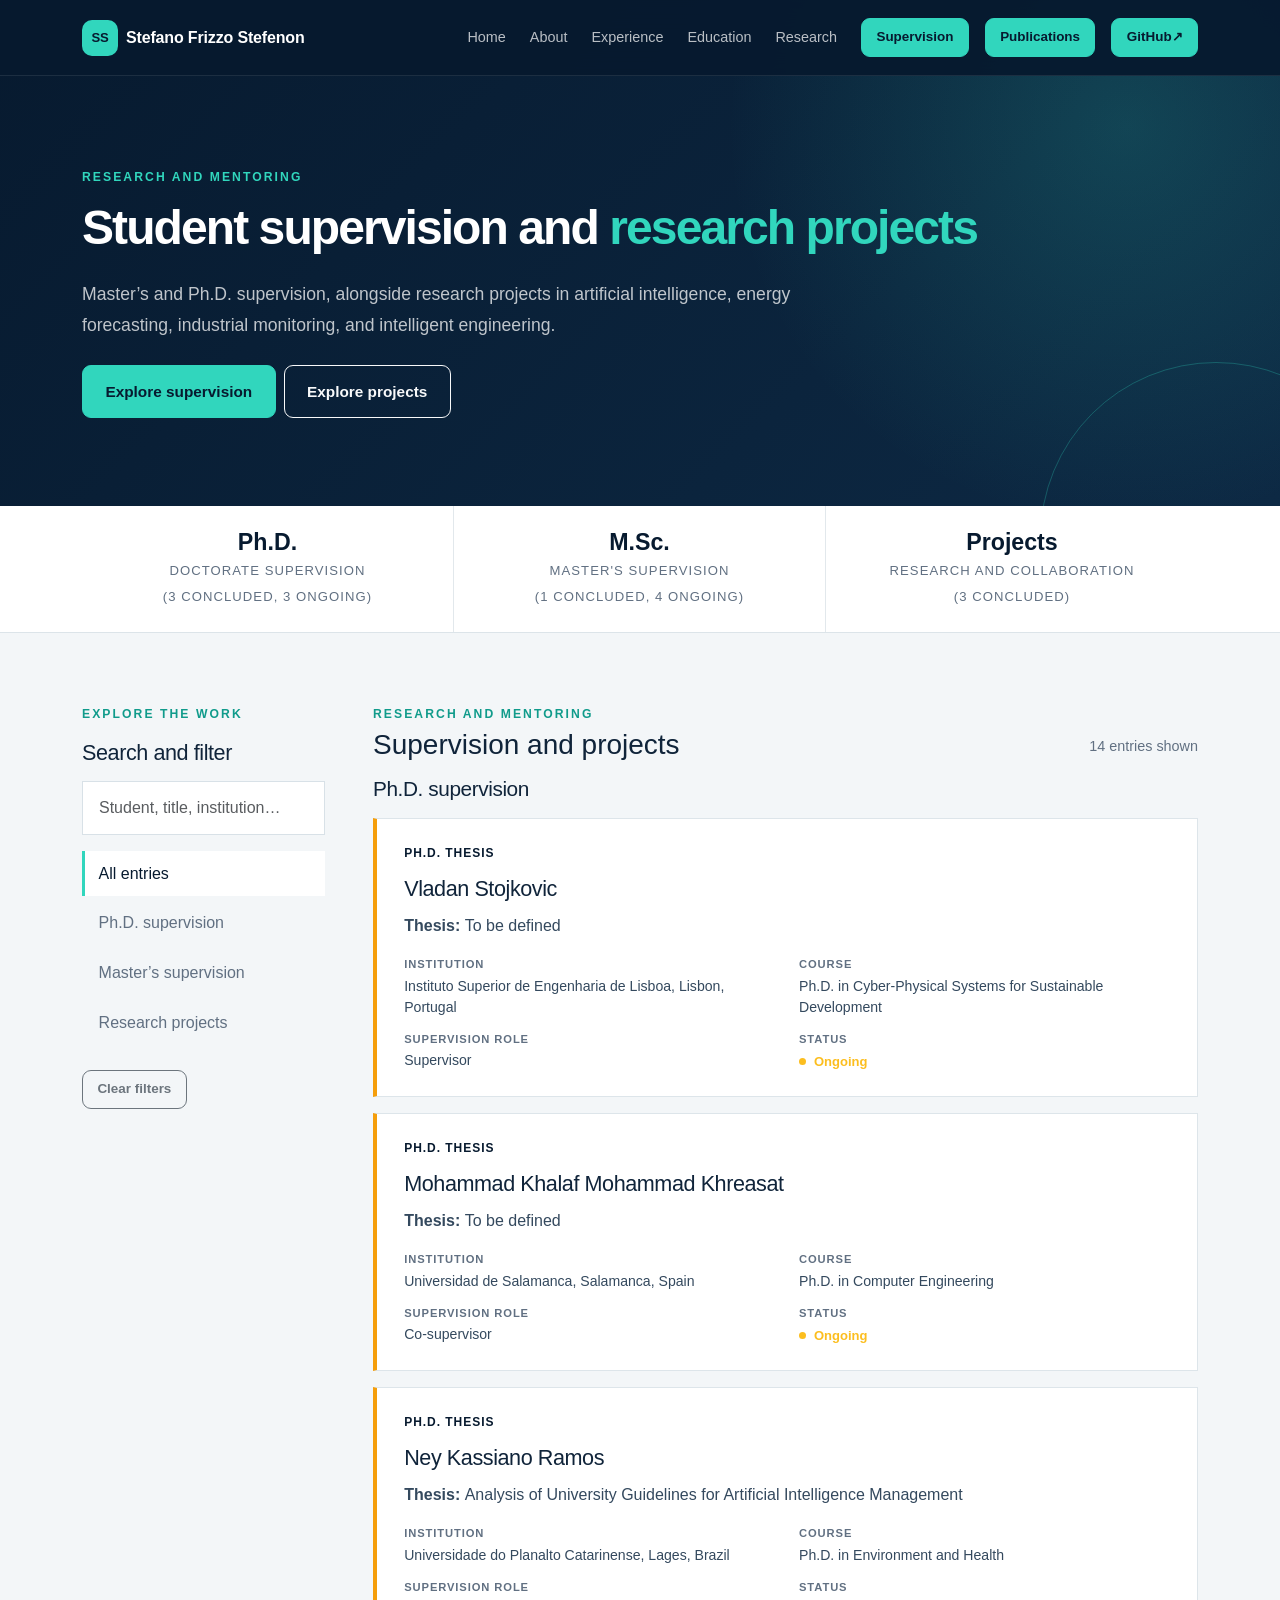
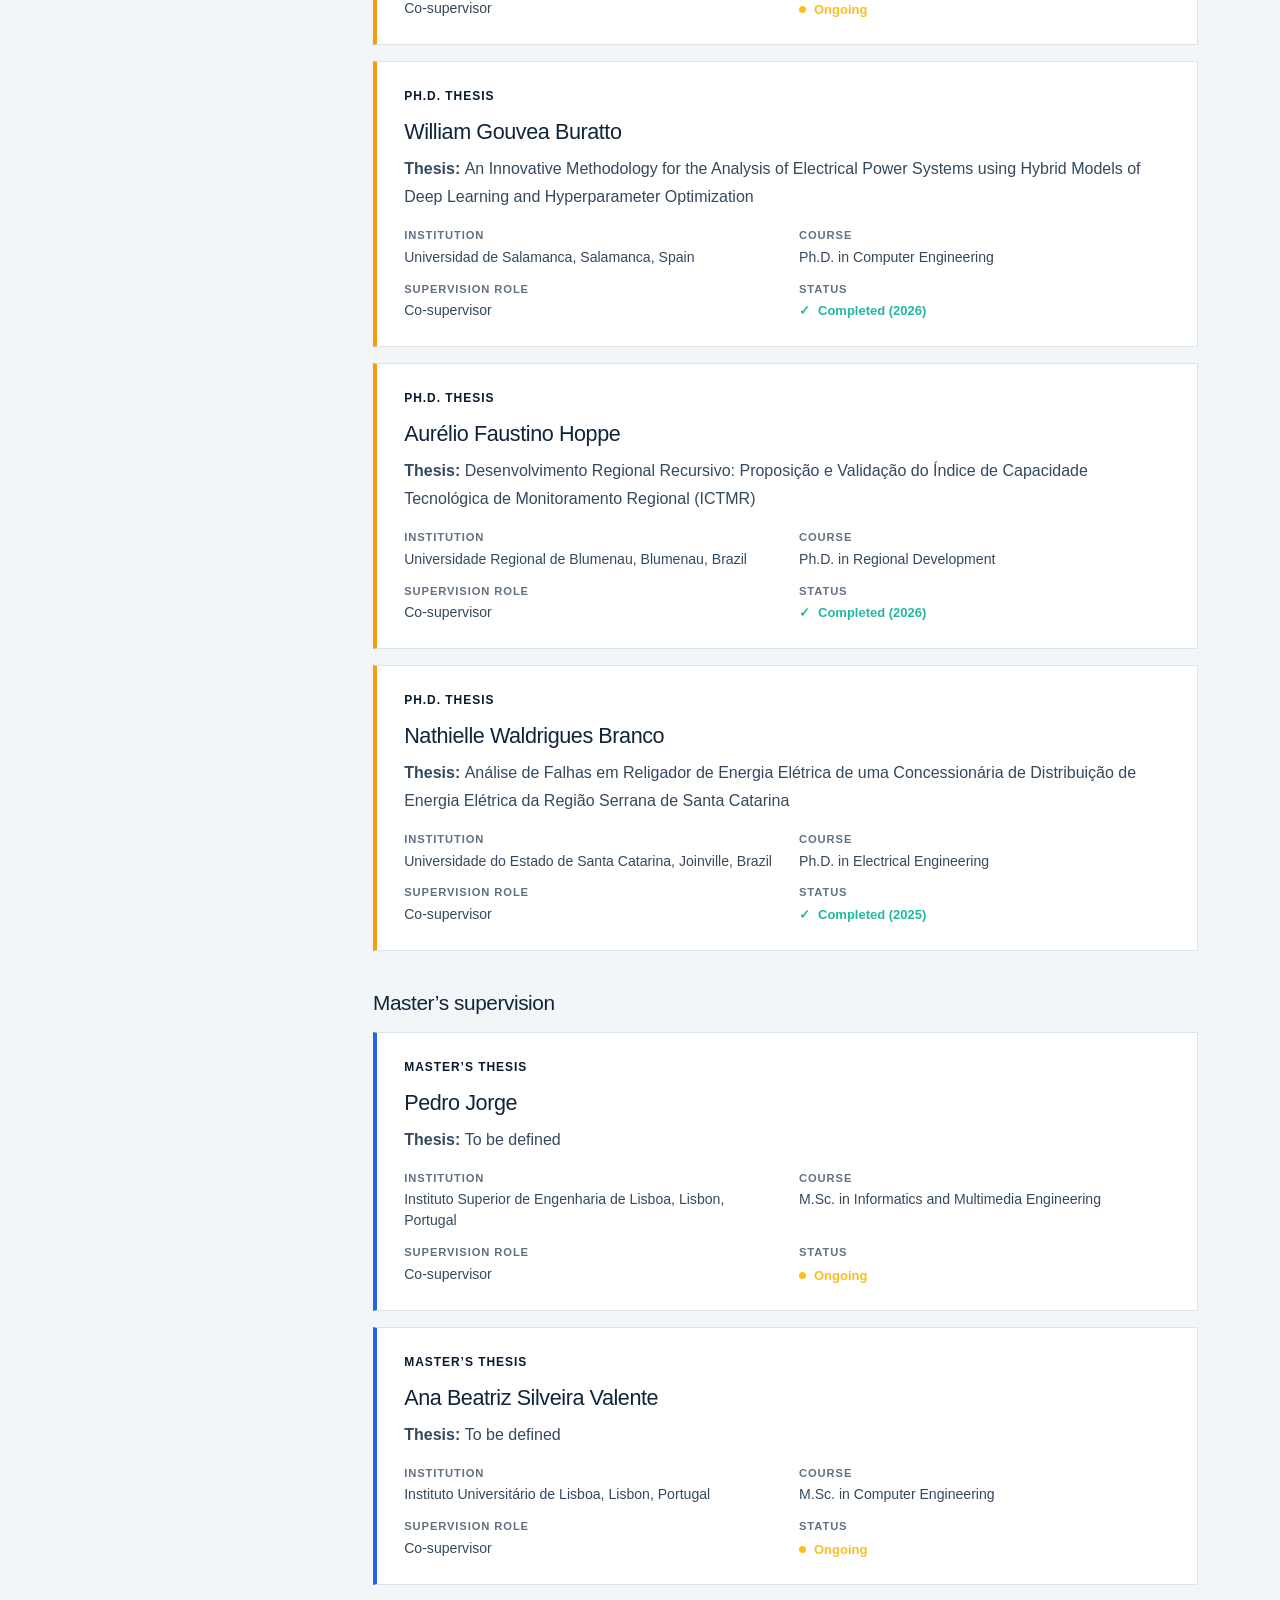
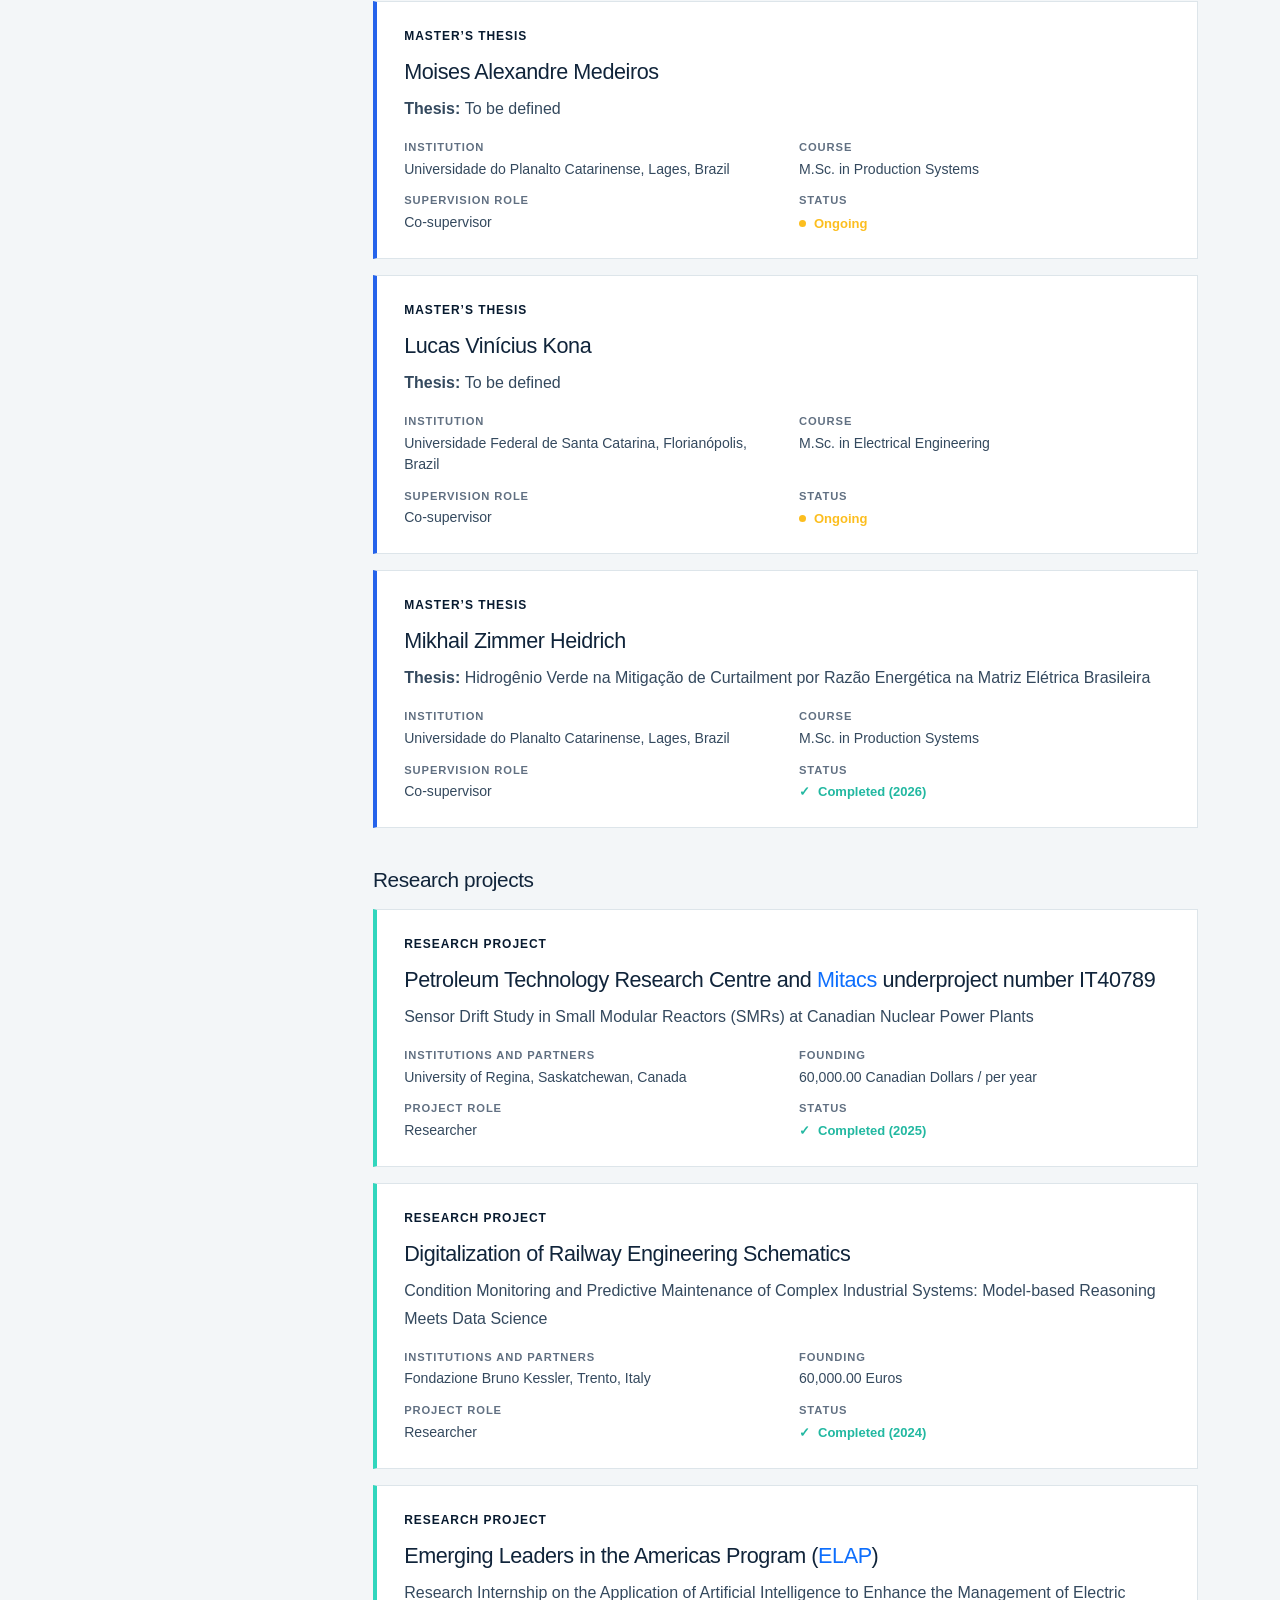
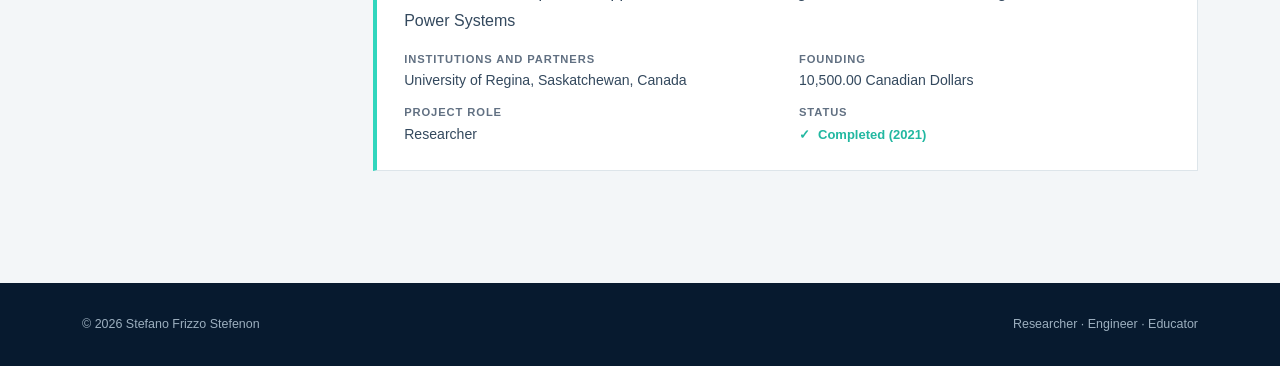
<file: supervision.html>
<!doctype html>
<html lang="en">
<head>
  <meta charset="utf-8">
  <meta name="viewport" content="width=device-width, initial-scale=1">
  <meta name="description" content="Master’s and Ph.D. supervision and research projects in artificial intelligence, energy, and intelligent engineering.">
  <meta name="theme-color" content="#071a2f">
  <title>Stefano Frizzo Stefenon | Supervision &amp; Projects</title>
  <link rel="icon" href="icon2.svg" type="image/svg+xml">
  <link rel="preconnect" href="https://cdn.jsdelivr.net">
  <link href="https://cdn.jsdelivr.net/npm/bootstrap@5.3.8/dist/css/bootstrap.min.css" rel="stylesheet" integrity="sha384-sRIl4kxILFvY47J16cr9ZwB07vP4J8+LH7qKQnuqkuIAvNWLzeN8tE5YBujZqJLB" crossorigin="anonymous">
  <link rel="stylesheet" href="styles.css">
  <style>
    :root {
      --navy: #071a2f;
      --navy-soft: #0d2944;
      --ink: #10243a;
      --muted: #617082;
      --teal: #31d6bd;
      --paper: #f3f6f8;
      --white: #fff;
    }

    body { background: var(--paper); color: var(--ink); }

    .publications-hero {
      position: relative;
      overflow: hidden;
      padding: 10.5rem 0 5.5rem;
      color: var(--white);
      background:
        radial-gradient(circle at 88% 25%, rgba(49, 214, 189, .18), transparent 25rem),
        linear-gradient(135deg, var(--navy) 0%, var(--navy-soft) 100%);
    }

     .publications-hero::after {
      content: "";
      position: absolute;
      width: 22rem;
      height: 22rem;
      right: -7rem;
      bottom: -13rem;
      border: 1px solid rgba(49, 214, 189, .28);
      border-radius: 50%;
    }

    .publications-hero .container { position: relative; z-index: 1; }
    .publications-lead { max-width: 720px; color: rgba(255,255,255,.74); font-size: 1.1rem; line-height: 1.75; }
    .publications-kicker { color: var(--teal); text-transform: uppercase; letter-spacing: .15em; font-size: .78rem; }

    .publication-stats { border-bottom: 1px solid #dce4e9; background: var(--white); }
    .publication-stat { padding: 1.6rem 1rem; border-right: 1px solid #e2e8ec; }
    .publication-stat:last-child { border-right: 0; }
    .publication-stat strong { display: block; color: var(--navy); font-size: 1.7rem; line-height: 1; }
    .publication-stat span { display: block; margin-top: .4rem; color: var(--muted); font-size: .82rem; text-transform: uppercase; letter-spacing: .08em; }

    .publication-stat a[href="#phd-list"] strong { color: var(--navy); }
    .publication-stat a[href="#phd-list"]:hover strong { color: #2563eb; }
    .publication-stat a[href="#masters-list"] strong { color: var(--navy); }
    .publication-stat a[href="#masters-list"]:hover strong { color: #2563eb; }
    .publication-stat a[href="#projects-list"] strong { color: var(--navy); }
    .publication-stat a[href="#projects-list"]:hover strong { color: #2563eb; }

    .publications-content { padding: 4.5rem 0 6rem; }
    .publication-tools { position: sticky; top: 92px; }
    .publication-tools h2 { font-size: 1.35rem; letter-spacing: -.02em; }
    .publication-search { border: 1px solid #d8e1e7; border-radius: 0; padding: .85rem 1rem; box-shadow: none !important; }
    .publication-search:focus { border-color: var(--teal); }

    .filter-button {
      width: 100%;
      padding: .68rem .85rem;
      border: 0;
      border-left: 3px solid transparent;
      background: transparent;
      color: var(--muted);
      text-align: left;
      transition: .2s ease;
    }

    .filter-button:hover,
    .filter-button.active { border-left-color: var(--teal); background: var(--white); color: var(--navy); }
    .year-select { border-radius: 0; border-color: #d8e1e7; padding: .72rem 2.25rem .72rem .85rem; }
    .results-count { color: var(--muted); font-size: .9rem; }

    .publication-card {
      margin-bottom: 1rem;
      padding: 1.55rem 1.7rem;
      border: 1px solid #dde5ea;
      border-left: 4px solid var(--teal);
      background: var(--white);
      transition: transform .2s ease, box-shadow .2s ease;
    }

    .publication-card:hover { transform: translateY(-2px); box-shadow: 0 12px 32px rgba(7, 26, 47, .08); }
    .publication-card[hidden] { display: none !important; }
    .publication-meta { display: flex; flex-wrap: wrap; gap: .55rem; align-items: center; margin-bottom: .75rem; color: var(--muted); font-size: .75rem; text-transform: uppercase; letter-spacing: .08em; }
    .publication-meta span + span::before { content: "·"; margin-right: .55rem; color: #a6b2bc; }
    .publication-id { color: var(--navy) !important; font-weight: 700; }
    .publication-citation { margin: 0; color: #34495e; line-height: 1.75; }
    .publication-citation strong { color: var(--ink); }
    .publication-citation em { color: var(--navy); }
    .publication-citation a { color: #087f72; font-weight: 600; text-decoration: none; overflow-wrap: anywhere; }
    .publication-citation a:hover { text-decoration: underline; }
    .empty-state { padding: 4rem 1rem; border: 1px dashed #c8d3da; background: rgba(255,255,255,.6); text-align: center; color: var(--muted); }

    @media (max-width: 991.98px) {
      .publication-tools { position: static; }
      .publications-content { padding-top: 3rem; }
    }

    @media (max-width: 575.98px) {
      .publications-hero { padding: 8.5rem 0 4rem; }
      .publication-stat { border-bottom: 1px solid #e2e8ec; }
      .publication-card { padding: 1.25rem; }
    }
  </style>
  <style>
    * { box-sizing: border-box; }
    html { scroll-behavior: smooth; scroll-padding-top: 100px; }
    body { margin: 0; font-family: Inter, -apple-system, BlinkMacSystemFont, "Segoe UI", Arial, sans-serif; text-rendering: optimizeLegibility; }
    a { text-decoration: none; }
    .cv-nav { min-height: 76px; background: rgba(7,26,47,.95); border-bottom: 1px solid rgba(255,255,255,.09); backdrop-filter: blur(14px); }
    .navbar-brand { color: #fff; font-size: 1rem; font-weight: 650; letter-spacing: -.01em; }
    .brand-mark { display: grid; place-items: center; width: 36px; height: 36px; border-radius: 10px; background: var(--teal); color: var(--navy); font-size: .82rem; font-weight: 800; }
    .cv-nav .nav-link { color: rgba(255,255,255,.72); font-size: .9rem; font-weight: 500; }
    .cv-nav .nav-link:hover, .cv-nav .nav-link:focus, .cv-nav .nav-link.active { color: var(--teal); }
    .navbar-toggler { border-color: rgba(255,255,255,.2); }
    .btn { border-radius: 9px; font-weight: 650; padding: .72rem 1.2rem; transition: transform .2s ease, background .2s ease; }
    .btn-lg { padding: .88rem 1.4rem; font-size: .96rem; }
    .btn-sm { padding: .55rem .9rem; font-size: .84rem; }
    .btn.btn-accent { --bs-btn-bg: var(--teal); --bs-btn-border-color: var(--teal); --bs-btn-color: var(--navy); background: var(--teal); border-color: var(--teal); color: var(--navy); }
    .btn.btn-accent:hover, .btn.btn-accent:focus { background: #66e4d2; border-color: #66e4d2; color: var(--navy); transform: translateY(-1px); }
    .eyebrow, .section-kicker { color: #109b8b; font-size: .76rem; font-weight: 750; letter-spacing: .17em; text-transform: uppercase; }
    .publications-hero .eyebrow { color: var(--teal); }
    .publications-hero .container h1 { max-width: none; font-size: 3rem; line-height: 1.1; letter-spacing: -.04em; }
    .publications-hero h1 span { color: var(--teal); }
    .publication-stat strong { font-size: 1.45rem; }
    .publication-card[data-kind="master"] { border-left-color: #2563eb; }
    .publication-card[data-kind="phd"] { border-left-color: #f59e0b; }
    .publication-card[data-kind="project"] { border-left-color: var(--teal); }
    .filter-button[data-filter="master"]:is(:hover,.active) { border-left-color: #2563eb; }
    .filter-button[data-filter="phd"]:is(:hover,.active) { border-left-color: #f59e0b; }
    .filter-button[data-filter="project"]:is(:hover,.active) { border-left-color: var(--teal); }
    .filter-button:focus-visible { outline: 2px solid #087f72; outline-offset: 2px; }
    .supervision-group { margin-top: 2.5rem; }
    .supervision-group:first-child { margin-top: 0; }
    .supervision-group[hidden] { display: none !important; }
    .group-title { margin-bottom: 1rem; font-size: 1.3rem; letter-spacing: -.02em; }
    .entry-title { margin: 0 0 .55rem; font-size: 1.35rem; line-height: 1.35; letter-spacing: -.02em; overflow-wrap: anywhere; }
    .entry-description { margin: 0 0 1rem; color: #34495e; line-height: 1.75; overflow-wrap: anywhere; }
    .entry-details { display: grid; grid-template-columns: repeat(2, minmax(0,1fr)); gap: .8rem 1.5rem; margin: 0; }
    .entry-details dt { margin-bottom: .18rem; color: var(--muted); font-size: .7rem; font-weight: 600; text-transform: uppercase; letter-spacing: .08em; }
    .entry-details dd { margin: 0; color: #34495e; font-size: .88rem; line-height: 1.5; overflow-wrap: anywhere; }
    footer { padding: 2rem 0; background: var(--navy); color: #9cafbf; }
    footer p { margin: 0; font-size: .78rem; }
    @media (max-width: 1199.98px) {
      .cv-nav .navbar-collapse { padding: 1rem 0 .5rem; }
      .cv-nav .btn { display: inline-block; margin-top: .4rem; }
    }
    @media (max-width: 575.98px) {
      .publications-hero .container h1 { font-size: 2.25rem; }
      .publication-stat { border-right: 0; }
      .entry-details { grid-template-columns: 1fr; }
    }
    @media (prefers-reduced-motion: reduce) {
      html { scroll-behavior: auto; }
      *, *::before, *::after { transition: none !important; }
    }
  </style>
</head>
<body>
  <nav class="navbar navbar-expand-xl navbar-dark fixed-top cv-nav" aria-label="Primary navigation">
    <div class="container">
      <a class="navbar-brand d-flex align-items-center gap-2" href="index.html#top" aria-label="Stefano Frizzo Stefenon, home">
        <span class="brand-mark">SS</span><span>Stefano Frizzo Stefenon</span>
      </a>
      <button class="navbar-toggler" type="button" data-bs-toggle="collapse" data-bs-target="#cvNavigation" aria-controls="cvNavigation" aria-expanded="false" aria-label="Toggle navigation">
        <span class="navbar-toggler-icon"></span>
      </button>
      <div class="collapse navbar-collapse" id="cvNavigation">
        <ul class="navbar-nav ms-auto align-items-xl-center gap-xl-2">
          <li class="nav-item"><a class="nav-link" href="index.html#top">Home</a></li>
          <li class="nav-item"><a class="nav-link" href="index.html#about">About</a></li>
          <li class="nav-item"><a class="nav-link" href="index.html#experience">Experience</a></li>
          <li class="nav-item"><a class="nav-link" href="index.html#education">Education</a></li>
          <li class="nav-item"><a class="nav-link" href="index.html#research">Research</a></li>
          <li class="nav-item"><a class="btn btn-accent btn-sm ms-lg-2" href="supervision.html">Supervision</a></li>
          <li class="nav-item"><a class="btn btn-accent btn-sm ms-xl-2" href="publications.html">Publications</a></li>
          <li class="nav-item"><a class="btn btn-accent btn-sm ms-xl-2" href="https://github.com/SFStefenon" target="_blank" rel="noopener noreferrer">GitHub<span aria-hidden="true">↗</span></a></li>
        </ul>
      </div>
    </div>
  </nav>

  <main>
    <section class="publications-hero" aria-labelledby="pageTitle">
      <div class="container">
        <p class="eyebrow mb-3">Research and mentoring</p>
        <h1 class="fw-semibold mb-4" id="pageTitle">Student supervision and <span>research projects</span></h1>
        <p class="publications-lead mb-4">Master’s and Ph.D. supervision, alongside research projects in artificial intelligence, energy forecasting, industrial monitoring, and intelligent engineering.</p>
        <div class="d-flex flex-wrap gap-2">
          <a class="btn btn-accent btn-lg" href="#supervision-list" data-view="all">Explore supervision</a>
          <a class="btn btn-outline-light btn-lg" href="#projects-list" data-view="project">Explore projects</a>
        </div>
      </div>
    </section>

    <section class="publication-stats" aria-label="Supervision and project categories">
      <div class="container">
        <div class="row g-0 text-center"> 
          <div class="col-sm-4 publication-stat"><a href="#phd-list" data-view="phd"><strong>Ph.D.</strong><span>Doctorate supervision</span><span>(3 Concluded, 3 Ongoing)</span></a></div>
          <div class="col-sm-4 publication-stat"><a href="#masters-list" data-view="master"><strong>M.Sc.</strong><span>Master's supervision</span><span>(1 Concluded, 4 Ongoing)</span></a></div>
          <div class="col-sm-4 publication-stat"><a href="#projects-list" data-view="project"><strong>Projects</strong><span>Research and collaboration</span><span>(3 Concluded)</span></a></div>
        </div>
      </div>
    </section>

    <section class="publications-content" id="supervision-list" aria-labelledby="listTitle">
      <div class="container">
        <div class="row g-5">
          <aside class="col-lg-3" aria-label="Supervision and project filters">
            <div class="publication-tools">
              <p class="section-kicker">Explore the work</p>
              <h2 class="mb-3">Search and filter</h2>
              <label class="visually-hidden" for="entrySearch">Search students and projects</label>
              <input class="form-control publication-search mb-3" id="entrySearch" type="search" placeholder="Student, title, institution…">
              <div class="d-grid gap-1 mb-4" role="group" aria-label="Filter by category">
                <button class="filter-button active" type="button" data-filter="all" aria-pressed="true" onclick="location.href='#supervision-list'">All entries</button>
                <button class="filter-button" type="button" data-filter="phd" aria-pressed="false" onclick="location.href='#supervision-list'">Ph.D. supervision</button>
                <button class="filter-button" type="button" data-filter="master" aria-pressed="false" onclick="location.href='#supervision-list'">Master’s supervision</button>
                <button class="filter-button" type="button" data-filter="project" aria-pressed="false" onclick="location.href='#supervision-list'">Research projects</button>
              </div>
              <button class="btn btn-outline-secondary btn-sm" id="resetFilters" type="button">Clear filters</button>
            </div>
          </aside>

          <div class="col-lg-9">
            <div class="d-flex justify-content-between align-items-end gap-3 mb-3">
              <div><p class="section-kicker mb-1">Research and mentoring</p><h2 class="h3 mb-0" id="listTitle">Supervision and projects</h2></div>
              <p class="results-count mb-1" id="resultsCount" aria-live="polite"></p>
            </div>
            <div id="entriesGrid">
              <section class="supervision-group" id="phd-list" data-group="phd" aria-labelledby="phdTitle">
                <h3 class="group-title" id="phdTitle">Ph.D. supervision</h3>
                <article class="publication-card" data-kind="phd">
                  <div class="publication-meta"><span class="publication-id">Ph.D. thesis</span></div>
                  <h4 class="entry-title">Vladan Stojkovic</h4>
                  <p class="entry-description"><strong>Thesis: </strong>To be defined</p>
                  <dl class="entry-details">
                    <div><dt>Institution</dt><dd>Instituto Superior de Engenharia de Lisboa, Lisbon, Portugal</dd></div>
                    <div><dt>Course</dt><dd>Ph.D. in Cyber-Physical Systems for Sustainable Development</dd></div>
                    <div><dt>Supervision role</dt><dd>Supervisor</dd></div>
                    <div><dt>Status</dt><dd><span class="project-status ongoing"><span class="dot" aria-hidden="true"></span> Ongoing</span></dd></div>
                  </dl>
                </article>
                <article class="publication-card" data-kind="phd">
                  <div class="publication-meta"><span class="publication-id">Ph.D. thesis</span></div>
                  <h4 class="entry-title">Mohammad Khalaf Mohammad Khreasat</h4>
                  <p class="entry-description"><strong>Thesis: </strong>To be defined</p>
                  <dl class="entry-details">
                    <div><dt>Institution</dt><dd>Universidad de Salamanca, Salamanca, Spain</dd></div>
                    <div><dt>Course</dt><dd>Ph.D. in Computer Engineering</dd></div>
                    <div><dt>Supervision role</dt><dd>Co-supervisor</dd></div>
                    <div><dt>Status</dt><dd><span class="project-status ongoing"><span class="dot" aria-hidden="true"></span> Ongoing</span></dd></div>
                  </dl>
                </article>
                <article class="publication-card" data-kind="phd">
                  <div class="publication-meta"><span class="publication-id">Ph.D. thesis</span></div>
                  <h4 class="entry-title">Ney Kassiano Ramos</h4>
                  <p class="entry-description"><strong>Thesis: </strong>Analysis of University Guidelines for Artificial Intelligence Management</p>
                  <dl class="entry-details">
                    <div><dt>Institution</dt><dd>Universidade do Planalto Catarinense, Lages, Brazil</dd></div>
                    <div><dt>Course</dt><dd>Ph.D. in Environment and Health</dd></div>
                    <div><dt>Supervision role</dt><dd>Co-supervisor</dd></div>
                    <div><dt>Status</dt><dd><span class="project-status ongoing"><span class="dot" aria-hidden="true"></span> Ongoing</span></dd></div>
                  </dl>
                </article>
                <article class="publication-card" data-kind="phd">
                  <div class="publication-meta"><span class="publication-id">Ph.D. thesis</span></div>
                  <h4 class="entry-title">William Gouvea Buratto</h4>
                  <p class="entry-description"><strong>Thesis: </strong>An Innovative Methodology for the Analysis of Electrical Power Systems using Hybrid Models of Deep Learning and Hyperparameter Optimization</p>
                  <dl class="entry-details">
                    <div><dt>Institution</dt><dd>Universidad de Salamanca, Salamanca, Spain</dd></div>
                    <div><dt>Course</dt><dd>Ph.D. in Computer Engineering</dd></div>
                    <div><dt>Supervision role</dt><dd>Co-supervisor</dd></div>
                    <div><dt>Status</dt><dd><span class="project-status completed"><span aria-hidden="true">✓</span> Completed (2026)</span></dd></div>
                  </dl>
                </article>
                <article class="publication-card" data-kind="phd">
                  <div class="publication-meta"><span class="publication-id">Ph.D. thesis</span></div>
                  <h4 class="entry-title">Aurélio Faustino Hoppe</h4>
                  <p class="entry-description"><strong>Thesis: </strong>Desenvolvimento Regional Recursivo: Proposição e Validação do Índice de Capacidade Tecnológica de Monitoramento Regional (ICTMR)</p>
                  <dl class="entry-details">
                    <div><dt>Institution</dt><dd>Universidade Regional de Blumenau, Blumenau, Brazil</dd></div>
                    <div><dt>Course</dt><dd>Ph.D. in Regional Development</dd></div>
                    <div><dt>Supervision role</dt><dd>Co-supervisor</dd></div>
                    <div><dt>Status</dt><dd><span class="project-status completed"><span aria-hidden="true">✓</span> Completed (2026)</span></dd></div>
                  </dl>
                </article>
                <article class="publication-card" data-kind="phd">
                  <div class="publication-meta"><span class="publication-id">Ph.D. thesis</span></div>
                  <h4 class="entry-title">Nathielle Waldrigues Branco</h4>
                  <p class="entry-description"><strong>Thesis: </strong>Análise de Falhas em Religador de Energia Elétrica de uma Concessionária de Distribuição de Energia Elétrica da Região Serrana de Santa Catarina</p>
                  <dl class="entry-details">
                    <div><dt>Institution</dt><dd>Universidade do Estado de Santa Catarina, Joinville, Brazil</dd></div>
                    <div><dt>Course</dt><dd>Ph.D. in Electrical Engineering</dd></div>
                    <div><dt>Supervision role</dt><dd>Co-supervisor</dd></div>
                    <div><dt>Status</dt><dd><span class="project-status completed"><span aria-hidden="true">✓</span> Completed (2025)</span></dd></div>                    
                  </dl>
                </article>
              </section>

            <section class="supervision-group" id="masters-list" data-group="master" aria-labelledby="mastersTitle">
                <h3 class="group-title" id="mastersTitle">Master’s supervision</h3>
                <article class="publication-card" data-kind="master">
                  <div class="publication-meta"><span class="publication-id">Master’s thesis</span></div>
                  <h4 class="entry-title">Pedro Jorge</h4>
                  <p class="entry-description"><strong>Thesis: </strong>To be defined</p>
                  <dl class="entry-details">
                    <div><dt>Institution</dt><dd>Instituto Superior de Engenharia de Lisboa, Lisbon, Portugal</dd></div>
                    <div><dt>Course</dt><dd>M.Sc. in Informatics and Multimedia Engineering</dd></div>
                    <div><dt>Supervision role</dt><dd>Co-supervisor</dd></div>
                    <div><dt>Status</dt><dd><span class="project-status ongoing"><span class="dot" aria-hidden="true"></span> Ongoing</span></dd></div>
                  </dl>
                </article>
                <article class="publication-card" data-kind="master">
                  <div class="publication-meta"><span class="publication-id">Master’s thesis</span></div>
                  <h4 class="entry-title">Ana Beatriz Silveira Valente</h4>
                  <p class="entry-description"><strong>Thesis: </strong>To be defined</p>
                  <dl class="entry-details">
                    <div><dt>Institution</dt><dd>Instituto Universitário de Lisboa, Lisbon, Portugal</dd></div>
                    <div><dt>Course</dt><dd>M.Sc. in Computer Engineering</dd></div>
                    <div><dt>Supervision role</dt><dd>Co-supervisor</dd></div>
                    <div><dt>Status</dt><dd><span class="project-status ongoing"><span class="dot" aria-hidden="true"></span> Ongoing</span></dd></div>
                  </dl>
                </article>
                <article class="publication-card" data-kind="master">
                  <div class="publication-meta"><span class="publication-id">Master’s thesis</span></div>
                  <h4 class="entry-title">Moises Alexandre Medeiros</h4>
                  <p class="entry-description"><strong>Thesis: </strong>To be defined</p>
                  <dl class="entry-details">
                    <div><dt>Institution</dt><dd>Universidade do Planalto Catarinense, Lages, Brazil</dd></div>
                    <div><dt>Course</dt><dd>M.Sc. in Production Systems</dd></div>
                    <div><dt>Supervision role</dt><dd>Co-supervisor</dd></div>
                    <div><dt>Status</dt><dd><span class="project-status ongoing"><span class="dot" aria-hidden="true"></span> Ongoing</span></dd></div>
                  </dl>
                </article>
                <article class="publication-card" data-kind="master">
                  <div class="publication-meta"><span class="publication-id">Master’s thesis</span></div>
                  <h4 class="entry-title">Lucas Vinícius Kona</h4>
                  <p class="entry-description"><strong>Thesis: </strong>To be defined</p>
                  <dl class="entry-details">
                    <div><dt>Institution</dt><dd>Universidade Federal de Santa Catarina, Florianópolis, Brazil</dd></div>
                    <div><dt>Course</dt><dd>M.Sc. in Electrical Engineering</dd></div>
                    <div><dt>Supervision role</dt><dd>Co-supervisor</dd></div>
                    <div><dt>Status</dt><dd><span class="project-status ongoing"><span class="dot" aria-hidden="true"></span> Ongoing</span></dd></div>
                  </dl>
                </article>
                <article class="publication-card" data-kind="master">
                  <div class="publication-meta"><span class="publication-id">Master’s thesis</span></div>
                  <h4 class="entry-title">Mikhail Zimmer Heidrich</h4>
                  <p class="entry-description"><strong>Thesis: </strong>Hidrogênio Verde na Mitigação de Curtailment por Razão Energética na Matriz Elétrica Brasileira</p>
                  <dl class="entry-details">
                    <div><dt>Institution</dt><dd>Universidade do Planalto Catarinense, Lages, Brazil</dd></div>
                    <div><dt>Course</dt><dd>M.Sc. in Production Systems</dd></div>
                    <div><dt>Supervision role</dt><dd>Co-supervisor</dd></div>
                    <div><dt>Status</dt><dd><span class="project-status completed"><span aria-hidden="true">✓</span> Completed (2026)</span></dd></div>
                  </dl>
                </article>
              </section>
              
              <section class="supervision-group" id="projects-list" data-group="project" aria-labelledby="projectsTitle">
                <h3 class="group-title" id="projectsTitle">Research projects</h3>
                <article class="publication-card" data-kind="project">
                  <div class="publication-meta"><span class="publication-id">Research project</span></div>
                  <h4 class="entry-title">Petroleum Technology Research Centre and <a href="https://www.mitacs.ca/">Mitacs</a> underproject number IT40789</h4>
                  <p class="entry-description">Sensor Drift Study in Small Modular Reactors (SMRs) at Canadian Nuclear Power Plants</p>
                  <dl class="entry-details">
                    <div><dt>Institutions and partners</dt><dd>University of Regina, Saskatchewan, Canada</dd></div>
                    <div><dt>Founding</dt><dd>60,000.00 Canadian Dollars / per year</dd></div>
                    <div><dt>Project role</dt><dd>Researcher</dd></div>
                    <div><dt>Status</dt><dd><span class="project-status completed"><span aria-hidden="true">✓</span> Completed (2025)</span></dd></div>
                  </dl>
                </article>
                <article class="publication-card" data-kind="project">
                  <div class="publication-meta"><span class="publication-id">Research project</span></div>
                  <h4 class="entry-title">Digitalization of Railway Engineering Schematics </h4>
                  <p class="entry-description">Condition Monitoring and Predictive Maintenance of Complex Industrial Systems: Model-based Reasoning Meets Data Science</p>
                  <dl class="entry-details">
                    <div><dt>Institutions and partners</dt><dd>Fondazione Bruno Kessler, Trento, Italy</dd></div>
                    <div><dt>Founding</dt><dd>60,000.00 Euros</dd></div>
                    <div><dt>Project role</dt><dd>Researcher</dd></div>
                    <div><dt>Status</dt><dd><span class="project-status completed"><span aria-hidden="true">✓</span> Completed (2024)</span></dd></div>
                  </dl>
                </article>
                <article class="publication-card" data-kind="project">
                  <div class="publication-meta"><span class="publication-id">Research project</span></div>
                  <h4 class="entry-title">Emerging Leaders in the Americas Program (<a href="https://www.educanada.ca/scholarships-bourses/can/institutions/elap-pfla.aspx?lang=eng">ELAP</a>)</h4>
                  <p class="entry-description">Research Internship on the Application of Artificial Intelligence to Enhance the Management of Electric Power Systems</p>
                  <dl class="entry-details">
                    <div><dt>Institutions and partners</dt><dd>University of Regina, Saskatchewan, Canada</dd></div>
                    <div><dt>Founding</dt><dd>10,500.00 Canadian Dollars</dd></div>
                    <div><dt>Project role</dt><dd>Researcher</dd></div>
                    <div><dt>Status</dt><dd><span class="project-status completed"><span aria-hidden="true">✓</span> Completed (2021)</span></dd></div>
                  </dl>
                </article>
              </section>
            </div>

            <div class="empty-state" id="emptyState" hidden>
              <h3 class="h5">No matching entries</h3>
              <p class="mb-0">Try another search term or clear the filters.</p>
            </div>
          </div>
        </div>
      </div>
    </section>
  </main>

  <footer>
    <div class="container d-flex flex-column flex-sm-row justify-content-between gap-2">
      <p>© 2026 Stefano Frizzo Stefenon</p><p>Researcher · Engineer · Educator</p>
    </div>
  </footer>

  <script src="https://cdn.jsdelivr.net/npm/bootstrap@5.3.8/dist/js/bootstrap.bundle.min.js" integrity="sha384-FKyoEForCGlyvwx9Hj09JcYn3nv7wiPVlz7YYwJrWVcXK/BmnVDxM+D2scQbITxI" crossorigin="anonymous"></script>

  <script>
    (() => {
      const cards = [...document.querySelectorAll('.publication-card')];
      const groups = [...document.querySelectorAll('.supervision-group')];
      const buttons = [...document.querySelectorAll('.filter-button')];
      const search = document.getElementById('entrySearch');
      const count = document.getElementById('resultsCount');
      const empty = document.getElementById('emptyState');
      let kind = 'all';

      function applyFilters() {
        const query = search.value.trim().toLocaleLowerCase();
        let visible = 0;
        cards.forEach(card => {
          const matchesKind = kind === 'all' || card.dataset.kind === kind;
          const matchesSearch = !query || card.textContent.toLocaleLowerCase().includes(query);
          card.hidden = !(matchesKind && matchesSearch);
          if (!card.hidden) visible += 1;
        });
        groups.forEach(group => {
          group.hidden = ![...group.querySelectorAll('.publication-card')].some(card => !card.hidden);
        });
        count.textContent = `${visible} ${visible === 1 ? 'entry' : 'entries'} shown`;
        empty.hidden = visible !== 0;
      }

      function setCategory(value) {
        kind = value;
        buttons.forEach(button => {
          const active = button.dataset.filter === kind;
          button.classList.toggle('active', active);
          button.setAttribute('aria-pressed', String(active));
        });
        applyFilters();
      }

      buttons.forEach(button => button.addEventListener('click', () => setCategory(button.dataset.filter)));
      search.addEventListener('input', applyFilters);
      document.getElementById('resetFilters').addEventListener('click', () => {
        search.value = '';
        setCategory('all');
      });
      document.querySelectorAll('[data-view]').forEach(link => link.addEventListener('click', () => {
        search.value = '';
        setCategory(link.dataset.view);
      }));
      applyFilters();
    })();
  </script>
</body>
</html>
</file>
<file: styles.css>
:root { --navy:#071a2f; --navy-soft:#0d2944; --ink:#10243a; --muted:#617082; --teal:#31d6bd; --paper:#f3f6f8; --white:#fff; }
* { box-sizing:border-box; }
html { scroll-behavior:smooth; scroll-padding-top:76px; }
body { margin:0; background:var(--paper); color:var(--ink); font-family:Inter,-apple-system,BlinkMacSystemFont,"Segoe UI",Arial,sans-serif; text-rendering:optimizeLegibility; }
a { text-decoration:none; }

.cv-nav { min-height:76px; background:rgba(7,26,47,.95); border-bottom:1px solid rgba(255,255,255,.09); backdrop-filter:blur(14px); }
.navbar-brand { color:#fff; font-size:1rem; font-weight:650; letter-spacing:-.01em; }
.brand-mark { display:grid; place-items:center; width:36px; height:36px; border-radius:10px; background:var(--teal); color:var(--navy); font-size:.82rem; font-weight:800; }
.cv-nav .nav-link { color:rgba(255,255,255,.72); font-size:.9rem; font-weight:500; }
.cv-nav .nav-link:hover,.cv-nav .nav-link:focus { color:var(--teal); }
.cv-nav .nav-publications{color:#4da3ff}.cv-nav .nav-publications:hover
.cv-nav .nav-publications:focus{color:var(--teal)}
.navbar-toggler { border-color:rgba(255,255,255,.2); }

.btn { border-radius:9px; font-weight:650; padding:.72rem 1.2rem; transition:transform .2s ease,background .2s ease; }
.btn-lg { padding:.88rem 1.4rem; font-size:.96rem; }
.btn-sm { padding:.55rem .9rem; font-size:.84rem; }
.btn.btn-accent { --bs-btn-bg:var(--teal); --bs-btn-border-color:var(--teal); --bs-btn-color:var(--navy); background-color:var(--teal); border-color:var(--teal); color:var(--navy); }
.btn.btn-accent:hover,.btn.btn-accent:focus { --bs-btn-hover-bg:#66e4d2; --bs-btn-hover-border-color:#66e4d2; --bs-btn-hover-color:var(--navy); background-color:#66e4d2; border-color:#66e4d2; color:var(--navy); transform:translateY(-1px); }

.hero { position:relative; min-height:100vh; padding:142px 0 82px; overflow:hidden; background:radial-gradient(circle at 78% 30%,rgba(49,214,189,.16),transparent 24%),linear-gradient(135deg,#071a2f 0%,#0a233b 54%,#0c304a 100%); color:#fff; }
.hero-grid { position:absolute; inset:0; opacity:.22; background-image:linear-gradient(rgba(255,255,255,.06) 1px,transparent 1px),linear-gradient(90deg,rgba(255,255,255,.06) 1px,transparent 1px); background-size:72px 72px; mask-image:linear-gradient(to right,transparent,#000 55%,transparent); }
.eyebrow,.section-kicker { color:#109b8b; font-size:.76rem; font-weight:750; letter-spacing:.17em; text-transform:uppercase; }
.hero .eyebrow { color:var(--teal); }
.hero h1 { max-width:800px; font-size: 3rem; line-height:1.1; letter-spacing:-.04em; }
.publications-hero .eyebrow { color: var(--teal); }
.publications-hero .container h1 {font-size: 3rem;}
.hero h1 span { color: var(--teal); }
.publications-hero h1 span { color: var(--teal); }
.hero-lead { max-width:690px; color:#c4cfda; font-size:clamp(1.05rem,1.7vw,1.22rem); line-height:1.7; }
.hero-profile { max-width:390px; overflow:hidden; border:1px solid rgba(255,255,255,.13); border-radius:24px; background:rgba(255,255,255,.075); box-shadow:0 30px 70px rgba(0,0,0,.25); backdrop-filter:blur(14px); }
.monogram { display:grid; place-items:center; height:210px; background:linear-gradient(135deg,rgba(49,214,189,.95),rgba(49,214,189,.3)),var(--navy-soft); color:var(--navy); font-size:5.4rem; font-weight:800; letter-spacing:-.09em; }
.hero-profile-body { padding:1.6rem; }
.hero-profile h2 { margin:.75rem 0 .9rem; font-size:1.8rem; font-weight:650; }
.hero-profile p { color:#bdcad7; line-height:1.65; }
.status { color:#dce7ef; font-size:.78rem; font-weight:600; }
.status span { display:inline-block; width:7px; height:7px; margin-right:6px; border-radius:50%; background:var(--teal); box-shadow:0 0 0 5px rgba(49,214,189,.11); }
.profile-rule { height:1px; margin:1rem 0; background:rgba(255,255,255,.12); }
.profile-note { font-size:.82rem; }
.publication-card.verde {border-left-color: #31d6bd;}
.publication-card.laranja {border-left-color: #f59e0b;}
.publication-card.azul {border-left-color: #2563eb;}
.publication-card.vermelho {border-left-color: #dc2626;}
.filter-button[data-filter="all"]:is(:hover,.active){border-left-color:#31d6bd}
.filter-button[data-filter="journal"]:is(:hover,.active){border-left-color:#2563eb}
.filter-button[data-filter="conference"]:is(:hover,.active){border-left-color:#f59e0b}
.filter-button[data-filter="book"]:is(:hover,.active){border-left-color:#dc2626}

.stats-strip { background:#fff; border-bottom:1px solid #dfe6eb; }
.stat { display:flex; flex-direction:column; padding:1.65rem 2rem; border-right:1px solid #e3e9ed; }
.stat:first-child { border-left:1px solid #e3e9ed; }
.stat strong { color:var(--ink); font-size:1.25rem; letter-spacing:-.03em; }
.stat span { margin-top:.18rem; color:var(--muted); font-size:.75rem; }

.section-pad { padding:112px 0; }
.section-title { max-width:570px; margin:0; font-size:clamp(1.9rem,3vw,3.1rem); line-height:1.1; letter-spacing:-.04em; }
.section-aside { max-width:380px; color:var(--muted); line-height:1.7; }
.about-lead { color:var(--ink); font-size:clamp(1.45rem,2.5vw,2.05rem); line-height:1.4; letter-spacing:-.025em; }
.body-copy { color:var(--muted); line-height:1.8; }
.expertise-list { display:flex; flex-wrap:wrap; gap:.55rem; }
.expertise-list span { padding:.62rem .85rem; border:1px solid #dce5e9; border-radius:999px; color:#425367; background:#f9fbfc; font-size:.78rem; font-weight:600; }

.section-sticky { align-self:flex-start; position:sticky; top:120px; }
.timeline { position:relative; padding-left:42px; }
.timeline::before { content:""; position:absolute; top:9px; bottom:20px; left:6px; width:1px; background:#ccd8df; }
.timeline-item { position:relative; padding:0 0 3.6rem; }
.timeline-item:last-child { padding-bottom:0; }
.timeline-dot { position:absolute; top:6px; left:-42px; width:13px; height:13px; border:3px solid var(--teal); border-radius:50%; background:var(--paper); box-shadow:0 0 0 5px var(--paper); }
.timeline-period { margin-bottom:.65rem; color:#128f81; font-size:.74rem; font-weight:700; letter-spacing:.12em; text-transform:uppercase; }
.timeline h3 { margin-bottom:.25rem; font-size:1.55rem; letter-spacing:-.025em; }
.timeline-place { color:#314960; font-weight:600; }
.timeline-copy { max-width:610px; color:var(--muted); line-height:1.75; }

.education-card { min-height:180px; height:100%; padding:1.0rem; border:1px solid #dde5ea; border-radius:14px; background:#fff; transition:transform .2s ease,border .2s ease,box-shadow .2s ease; }
.education-card:hover { transform:translateY(-4px); border-color:#a9dcd4; box-shadow:0 18px 35px rgba(16,36,58,.08); }
.education-card>span { color:#109b8b; font-family:ui-monospace,SFMono-Regular,Menlo,monospace; font-size:.85rem; letter-spacing:.08em; }
.education-card h3 { margin:1.8rem 0 .8rem; font-size:1.5rem; line-height:1.35; letter-spacing:-.025em; }
.education-card p { color:var(--muted); font-size:1.0rem; line-height:1.6; }
.education-card small { color:#8895a2; }

.research-section { position:relative; overflow:hidden; background:var(--navy); color:#fff; }
.research-orbit { position:absolute; border:1px solid rgba(49,214,189,.14); border-radius:50%; }
.orbit-one { width:500px; height:500px; right:-180px; top:-200px; }
.orbit-two { width:300px; height:300px; right:-80px; top:-100px; }
.section-kicker.light { color:var(--teal); }
.research-intro { color:#b9c8d5; font-size:1.2rem; line-height:1.75; }
.research-card { min-height:180px; height:100%; padding:1.0rem; border:1px solid rgba(255,255,255,.11); border-radius:14px; background:rgba(255,255,255,.045); }
.research-card>span { color:var(--teal); font-family:ui-monospace,SFMono-Regular,Menlo,monospace; font-size:1rem; font-weight:600; }
.research-card h3 { margin:1.8rem 0 .4rem; font-size:1.5rem; }
.research-card p { color:#aebdca; font-size:.9rem; line-height:1.7; }
.research-link { display:flex; flex-direction:column; justify-content:flex-end; background:var(--teal); color:var(--navy); }
.research-link .small-label { margin:0; color:#1a6c65; font-size:.9rem; font-weight:700; letter-spacing:.1em; text-transform:uppercase; }
.research-link h3 { margin:.6rem 0 2rem; font-size:1.7rem; }
.research-link a { color:var(--navy); font-weight:750; }
#research .research-link a { color:#2563eb; }
#research .research-link a:hover,
#research .research-link a:focus-visible { color:var(--navy); }
#profiles img { height:36px; width:auto; }
.contact-section { padding:82px 0; background:#fff; }
.contact-panel { padding:3.25rem; border-radius:20px; background:var(--teal); }
.contact-panel h2 { max-width:720px; margin:0; font-size:clamp(1.8rem,3vw,2.8rem); line-height:1.1; letter-spacing:-.04em; }
.contact-panel .section-kicker { color:#16685f; }
.contact-panel .btn-dark { background:var(--navy); border-color:var(--navy); }

footer { padding:2rem 0; background:var(--navy); color:#9cafbf; }
footer p { margin:0; font-size:.78rem; }

@media (max-width:991.98px) {
  .cv-nav .navbar-collapse { padding:1rem 0 .5rem; }
  .cv-nav .btn { display:inline-block; margin-top:.4rem; }
  .hero { min-height:auto; }
  .hero-profile { margin-inline:auto; }
  .section-sticky { position:static; }
  .stat:nth-child(2) { border-right:0; }
  .stat:nth-child(-n+2) { border-bottom:1px solid #e3e9ed; }
}
@media (max-width:575.98px) {
  .hero { padding:120px 0 68px; }
  .hero .btn { width:100%; }
  .monogram { height:170px; font-size:4.5rem; }
  .section-pad { padding:82px 0; }
  .stat { padding:1.25rem .8rem; }
  .stat:first-child { border-left:0; }
  .contact-panel { padding:2rem; }
  .contact-panel .btn { width:100%; }
}
@media (prefers-reduced-motion:reduce) { html{scroll-behavior:auto} *,*::before,*::after{transition:none!important}}

.hero {min-height: auto; padding: 110px 0 40px;}
.hero-profile-body {padding: 30px;}
.hero-profile p {color: #bdcad7; line-height: 1.65; margin-bottom: 0;}

.research-section {padding: 80px 0;}
.research-card {min-height: 160px;}
.research-card h3 {margin: .6rem 0;}

.project-status {display: inline-flex;  align-items: center;  gap: 8px; font-size: 13px;  font-weight: 600}
.project-status.completed { color: #22b8a1; }
.project-status.ongoing { color: #fcbe1f; }
.project-status .dot {width: 7px; height: 7px; border-radius: 100%; background: currentColor; animation: status-pulse 1.6s ease-in-out infinite}
@keyframes status-pulse {50% { box-shadow: 0 0 0 5px #c2bf13; }}
@media (prefers-reduced-motion: reduce) {.project-status .dot { animation: none; }}

.project-status {display: inline-flex;  align-items: center;  gap: 8px; font-size: 13px;  font-weight: 600}
.project-status.completed { color: #22b8a1; }
.project-status.ongoing { color: #fcbe1f; }
.project-status .dot {width: 7px; height: 7px; border-radius: 100%; background: currentColor; animation: status-pulse 1.6s ease-in-out infinite}
@keyframes status-pulse {50% { box-shadow: 0 0 0 5px #dfe217; }}
@media (prefers-reduced-motion: reduce) {.project-status .dot { animation: none; }}

.project-status.location-status { color: #b9c8d5; }
.project-status.location-status .dot { background: #fcbe1f; }

.green-dot {width: 7px; height: 7px; border-radius: 50%; background: #28f7d8; animation: green-pulse 1.6s ease-in-out infinite}
@keyframes green-pulse {  50% { box-shadow: 0 0 0 5px #2ae6caaf}}
@media (prefers-reduced-motion: reduce) {.green-dot { animation: none}}
</file>
